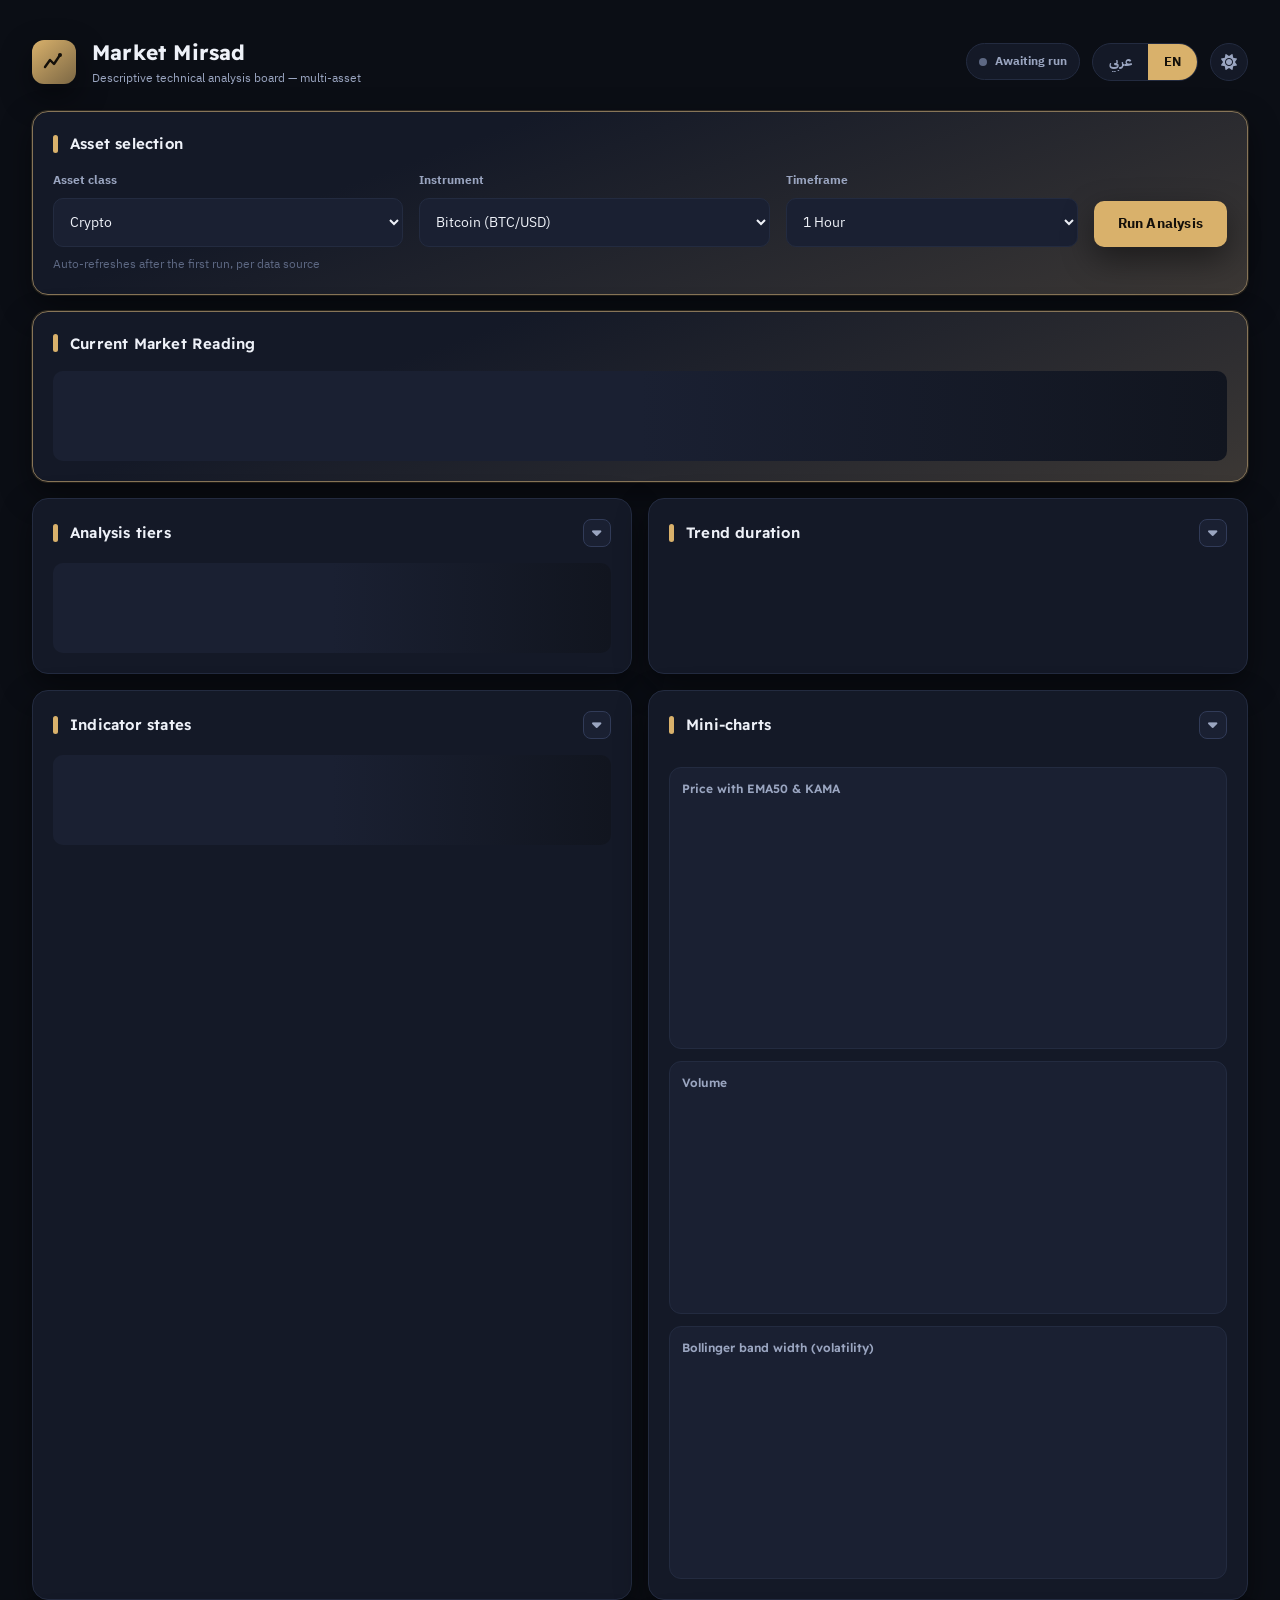
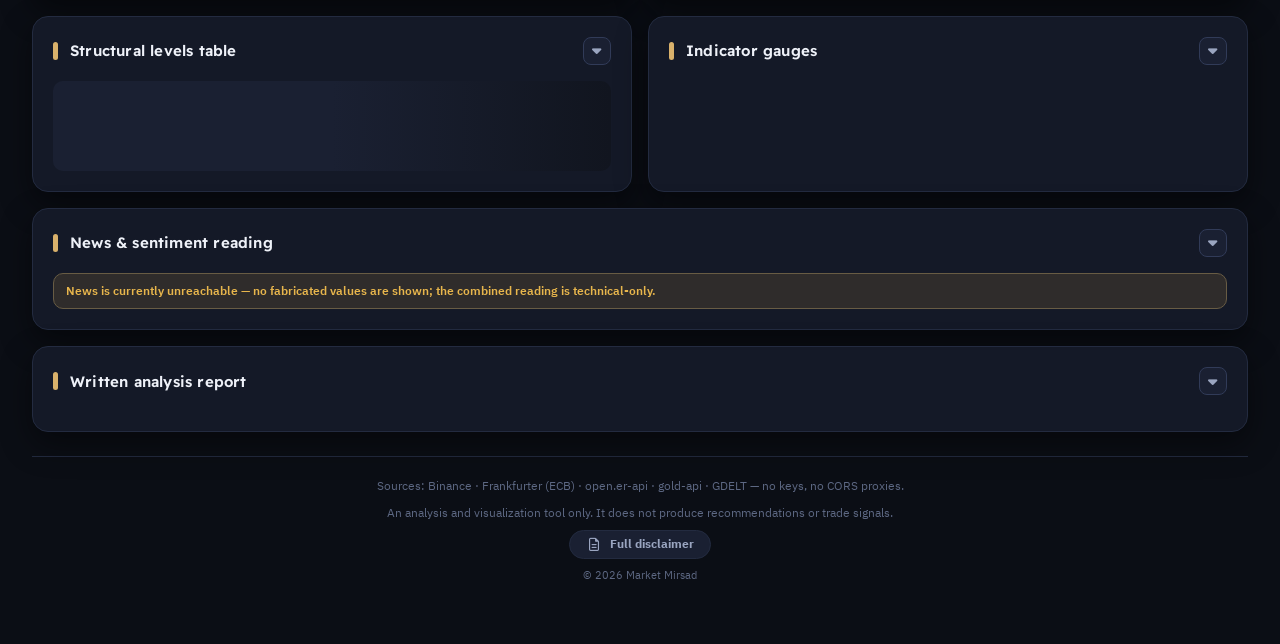
<file: index.html>
<!doctype html>
<html lang="en" dir="ltr" data-theme="dark">
  <head>
    <meta charset="UTF-8" />
    <meta name="viewport" content="width=device-width, initial-scale=1.0" />
    <title>مِرصاد الأسواق — Market Mirsad</title>
    <link rel="icon" type="image/x-icon" href="assets/favicon.ico" />
    <link rel="icon" type="image/png" sizes="32x32" href="assets/favicon-32x32.png" />
    <link rel="icon" type="image/png" sizes="16x16" href="assets/favicon-16x16.png" />
    <link rel="apple-touch-icon" href="assets/apple-touch-icon.png" />
    <link rel="manifest" href="assets/site.webmanifest" />
    <meta name="theme-color" content="#0b0e15" />
    <!-- Dual-script text fonts, self-hosted (no third-party origin): Readex Pro for
     titles, IBM Plex Sans Arabic for body. Both cover Arabic + Latin with matched
     metrics, so there is no per-language font switching. -->
    <link rel="stylesheet" href="assets/fonts/fonts.css" />
    <!-- Local vendor assets (offline-capable, no third-party CDN): FontAwesome icons
     and Apache ECharts (candlestick + volume + volatility charts). -->
    <link rel="stylesheet" href="assets/fontawesome-free-v7.3.1-web/css/all.min.css" />
    <script src="assets/echarts-v6.1.0/dist/echarts.min.js"></script>
    <style>
      /* ==========================================================================
   DESIGN SYSTEM — "Mirsad" visual identity
   Two deliberate palettes (not inversions): dark = deep ink with brushed-gold
   accent; light = warm paper with burnished bronze. Semantic bull/bear/neutral
   hues keep the same identity across themes, contrast-adjusted.
   All theme values are custom properties on :root[data-theme=…]; components
   only ever reference tokens. Layout uses logical properties so RTL (Arabic,
   the default) and LTR mirror correctly with no directional overrides.
   ========================================================================== */

      :root[data-theme='dark'] {
        --bg: #0b0e15;
        --bg-raise: #11151f;
        --card: #141927;
        --card-2: #1a2032;
        --border: #232b40;
        --border-strong: #313b58;
        --text-1: #eef1f8;
        --text-2: #9aa5c0;
        --text-3: #5d6883;
        --accent: #d9b16b; /* brushed gold */
        --accent-ink: #14100a;
        --accent-soft: rgba(217, 177, 107, 0.12);
        --bull: #3ecf9a;
        --bull-soft: rgba(62, 207, 154, 0.13);
        --bear: #f0647c;
        --bear-soft: rgba(240, 100, 124, 0.13);
        --neut: #8d99b8;
        --neut-soft: rgba(141, 153, 184, 0.14);
        --warn: #e8b64c;
        --warn-soft: rgba(232, 182, 76, 0.12);
        --shadow: 0 12px 32px rgba(0, 0, 0, 0.45);
        --grid-line: rgba(154, 165, 192, 0.13);
        color-scheme: dark;
      }
      :root[data-theme='light'] {
        --bg: #f4f1ea;
        --bg-raise: #ece8de;
        --card: #fdfcf9;
        --card-2: #f6f3ec;
        --border: #e0dacc;
        --border-strong: #c9c1ad;
        --text-1: #241f16;
        --text-2: #6b6353;
        --text-3: #a39a86;
        --accent: #9a6d1f; /* burnished bronze */
        --accent-ink: #fffdf7;
        --accent-soft: rgba(154, 109, 31, 0.1);
        --bull: #0e8a63;
        --bull-soft: rgba(14, 138, 99, 0.11);
        --bear: #c22745;
        --bear-soft: rgba(194, 39, 69, 0.1);
        --neut: #6f7890;
        --neut-soft: rgba(111, 120, 144, 0.12);
        --warn: #a06a08;
        --warn-soft: rgba(160, 106, 8, 0.12);
        --shadow: 0 10px 26px rgba(64, 52, 24, 0.12);
        --grid-line: rgba(107, 99, 83, 0.16);
        color-scheme: light;
      }

      * {
        box-sizing: border-box;
        margin: 0;
        padding: 0;
      }

      html {
        scroll-behavior: smooth;
      }

      /* Type system: two dual-script families (each covers Arabic + Latin with
   matched metrics), so no per-language font switching is needed.
   --font-body: IBM Plex Sans Arabic (content); --font-title: Readex Pro
   (card titles, brand, headings) — distinct but harmonious. */
      :root {
        --font-body: 'IBM Plex Sans Arabic', 'Segoe UI', system-ui, sans-serif;
        --font-title: 'Readex Pro', 'IBM Plex Sans Arabic', 'Segoe UI', system-ui, sans-serif;

        /* Type scale — 8 defined steps (replaces 13 ad-hoc sizes). */
        --fs-2xs: 11px; /* micro meta (news source) */
        --fs-xs: 12px; /* hints, chips, table headers, tile sub-labels */
        --fs-sm: 13px; /* secondary text, tile labels, report body */
        --fs-base: 14px; /* controls, primary body */
        --fs-md: 15px; /* card titles, consensus counts */
        --fs-lg: 16px; /* reading figures */
        --fs-xl: 18px; /* emphasis (lean label, info-tile value) */
        --fs-2xl: 21px; /* brand */

        /* Spacing scale — used for paddings, gaps, and margins. */
        --sp-1: 4px;
        --sp-2: 8px;
        --sp-3: 12px;
        --sp-4: 16px;
        --sp-5: 20px;
        --sp-6: 24px;
        --gap-card: var(--sp-4); /* gap between cards / columns */
        --pad-card: var(--sp-5); /* card inner padding */
        --pad-tile: var(--sp-3) var(--sp-4); /* inner padding for sub-tiles (info/ind/news) */
        --radius-card: 16px;
        --radius-tile: 12px;
        --radius-control: 10px;
        --radius-sm: 8px; /* chevron, consensus bar */
        --radius-xs: 6px; /* focus ring, thin meters */
        --radius-pill: 999px; /* fully-round controls (pills, icon buttons, chips) */
        /* Note: 2–4px radii/margins on decorative sub-elements (accent bar, meter
     fill) and ≤3px micro-nudges stay literal by design — not scale spacing. */
      }

      body {
        background: var(--bg);
        color: var(--text-1);
        font-family: var(--font-body);
        font-size: var(--fs-md);
        line-height: 1.55;
        min-height: 100vh;
        transition:
          background 0.35s ease,
          color 0.35s ease;
      }

      /* numerals keep Latin glyphs in both languages (financial convention) */
      .num,
      td.num,
      .price {
        font-variant-numeric: tabular-nums;
        direction: ltr;
        unicode-bidi: isolate;
      }

      .wrap {
        max-width: 1280px;
        margin-inline: auto;
        padding: 20px clamp(14px, 3vw, 32px) 60px;
      }

      /* ---------- header ---------- */
      header.site {
        display: flex;
        align-items: center;
        gap: var(--sp-4);
        flex-wrap: wrap;
        padding-block: var(--sp-4) var(--sp-6);
      }
      .brand {
        display: flex;
        align-items: center;
        gap: var(--sp-4);
      }
      .brand-mark {
        inline-size: 44px;
        block-size: 44px;
        border-radius: var(--radius-tile);
        flex: none;
        background: linear-gradient(140deg, var(--accent), color-mix(in srgb, var(--accent) 55%, var(--bg)));
        display: grid;
        place-items: center;
        color: var(--accent-ink);
        box-shadow: var(--shadow);
      }
      .brand h1 {
        font-family: var(--font-title);
        font-size: var(--fs-2xl);
        font-weight: 700;
        letter-spacing: 0.2px;
      }
      .brand p {
        font-size: var(--fs-xs);
        color: var(--text-2);
      }
      .head-tools {
        margin-inline-start: auto;
        display: flex;
        align-items: center;
        gap: var(--sp-3);
        flex-wrap: wrap;
      }

      .status-badge {
        display: inline-flex;
        align-items: center;
        gap: var(--sp-2);
        padding: var(--sp-2) var(--sp-3);
        border-radius: var(--radius-pill);
        font-size: var(--fs-xs);
        font-weight: 700;
        border: 1px solid var(--border);
        background: var(--card);
        color: var(--text-2);
      }
      .status-badge .dot {
        inline-size: 8px;
        block-size: 8px;
        border-radius: 50%;
        background: var(--text-3);
      }
      .status-badge.is-live .dot {
        background: var(--bull);
        animation: pulse 2.2s infinite;
      }
      .status-badge.is-live {
        color: var(--bull);
        border-color: color-mix(in srgb, var(--bull) 35%, var(--border));
      }
      .status-badge.is-stale .dot {
        background: var(--warn);
      }
      .status-badge.is-stale {
        color: var(--warn);
      }
      /* Countdown to the next automatic poll: a visually secondary chip (muted
   color, smaller size, thin divider) so it doesn't compete with the primary
   status text/live clock already in the badge. */
      .badge-countdown {
        display: inline-flex;
        align-items: center;
        gap: 4px;
        margin-inline-start: var(--sp-1);
        padding-inline-start: var(--sp-2);
        border-inline-start: 1px solid var(--border-strong);
        color: var(--text-3);
        font-size: var(--fs-2xs);
        font-weight: 600;
      }
      .badge-countdown i {
        font-size: 10px;
      }
      @keyframes pulse {
        0%,
        100% {
          box-shadow: 0 0 0 0 var(--bull-soft);
        }
        50% {
          box-shadow: 0 0 0 6px var(--bull-soft);
        }
      }

      .pill-toggle {
        display: inline-flex;
        border: 1px solid var(--border);
        border-radius: var(--radius-pill);
        background: var(--card);
        overflow: hidden;
      }
      .pill-toggle button {
        border: 0;
        background: transparent;
        color: var(--text-2);
        cursor: pointer;
        padding: var(--sp-2) var(--sp-4);
        font: inherit;
        font-size: var(--fs-sm);
        font-weight: 700;
        transition:
          background 0.2s,
          color 0.2s;
      }
      .pill-toggle button.active {
        background: var(--accent);
        color: var(--accent-ink);
      }
      .icon-btn {
        inline-size: 38px;
        block-size: 38px;
        border-radius: var(--radius-pill);
        cursor: pointer;
        border: 1px solid var(--border);
        background: var(--card);
        color: var(--text-2);
        display: grid;
        place-items: center;
        font-size: var(--fs-lg);
        transition:
          transform 0.25s,
          color 0.2s;
      }
      .icon-btn:hover {
        color: var(--accent);
        transform: rotate(15deg);
      }

      /* ---------- cards ---------- */
      .card {
        background: var(--card);
        border: 1px solid var(--border);
        border-radius: var(--radius-card);
        box-shadow: var(--shadow);
        padding: var(--pad-card);
        transition:
          background 0.35s ease,
          border-color 0.35s ease;
      }
      .card h2 {
        font-family: var(--font-title);
        font-size: var(--fs-md);
        font-weight: 600;
        letter-spacing: 0.2px;
        color: var(--text-1);
        display: flex;
        align-items: center;
        gap: var(--sp-3);
        margin-block-end: var(--sp-4);
      }
      .card h2::before {
        content: '';
        inline-size: 5px;
        block-size: 18px;
        border-radius: 3px;
        background: var(--accent);
        flex: none;
      }

      /* ---------- always-on cards (asset selection + current market reading) ----
   These two never collapse (no toggle is even attached — see
   setupCollapsibleCards) and get a distinct, intentional treatment so they
   read as the "always visible, most important" cards: a subtle accent-tinted
   gradient plus an accent-tinted border. Built entirely from existing theme
   tokens via color-mix(), the same pattern already used for the brand mark
   and the live status badge, so it re-themes automatically. */
      .card[data-card='selection'],
      .card[data-card='reading'] {
        background: linear-gradient(160deg, var(--card) 30%, color-mix(in srgb, var(--accent) 20%, var(--card)));
        border-color: color-mix(in srgb, var(--accent) 55%, var(--border));
        box-shadow:
          var(--shadow),
          0 0 0 1px color-mix(in srgb, var(--accent) 18%, transparent);
      }
      .card[data-card='selection'] .card-head,
      .card[data-card='reading'] .card-head {
        cursor: default;
      }

      /* ---------- collapsible cards ---------- */
      .card-head {
        cursor: pointer;
        user-select: none;
        margin-block-end: var(--sp-4);
      }
      .card-head:focus-visible {
        outline: 2px solid var(--accent);
        outline-offset: 3px;
        border-radius: var(--radius-xs);
      }
      .card-title {
        flex: 1 1 auto;
      }
      .card-chevron {
        flex: none;
        margin-inline-start: auto;
        inline-size: 28px;
        block-size: 28px;
        border-radius: var(--radius-sm);
        display: grid;
        place-items: center;
        border: 1px solid var(--border-strong);
        background: var(--card-2);
        color: var(--text-2);
        transition:
          transform 0.3s ease,
          color 0.2s,
          background 0.2s,
          border-color 0.2s;
      }
      .card-head:hover .card-chevron {
        color: var(--accent-ink);
        background: var(--accent);
        border-color: var(--accent);
      }
      .card-chevron svg {
        inline-size: 15px;
        block-size: 15px;
        display: block;
      }
      .card-chevron i {
        font-size: var(--fs-md);
        line-height: 1;
      }
      /* expanded = caret down, collapsed = caret up (rotate 180°). Up/down only,
   never left/right, so the direction reads identically in RTL and LTR. */
      .card.collapsed .card-chevron {
        transform: rotate(180deg);
      }
      /* collapsing hides the body wrapper; the header stays interactive */
      .card.collapsed > .card-body {
        display: none;
      }
      .card.collapsed {
        padding-block-end: var(--pad-card);
      }
      .card.collapsed .card-head {
        margin-block-end: 0;
      }

      /* Cards inside the two-column grid stretch to match their row partner's
   height (see .two-col's align-items: stretch below) rather than sizing
   independently to their own content. Turn each card into a flex column so
   its body can grow into that extra space; when a card is collapsed, center
   its (only visible) header within the stretched box instead of leaving it
   pinned to the top with dead space below, so a short card next to a much
   taller partner still reads as deliberate. No fixed heights are introduced —
   the row height is always driven by its tallest card's natural content. */
      .two-col > .card {
        display: flex;
        flex-direction: column;
      }
      .two-col > .card > .card-body {
        flex: 1 1 auto;
      }
      .two-col > .card.collapsed {
        justify-content: center;
      }
      .card-body {
        animation: cardReveal 0.28s ease;
      }
      @keyframes cardReveal {
        from {
          opacity: 0;
          transform: translateY(-4px);
        }
        to {
          opacity: 1;
          transform: none;
        }
      }

      /* ---------- consensus stacked bar ---------- */
      .consensus-bar {
        display: flex;
        block-size: 16px;
        border-radius: var(--radius-sm);
        overflow: hidden;
        border: 1px solid var(--border);
        margin-block: var(--sp-3) var(--sp-3);
        background: var(--card-2);
      }
      .consensus-bar span {
        display: block;
        transition: inline-size 0.5s ease;
        min-inline-size: 0;
      }
      .consensus-bar .seg-bull {
        background: var(--bull);
      }
      .consensus-bar .seg-bear {
        background: var(--bear);
      }
      .consensus-bar .seg-neut {
        background: var(--neut);
      }
      .consensus-bar .seg-na {
        background: var(--border-strong);
      }
      .consensus-legend {
        display: flex;
        gap: var(--sp-2);
        flex-wrap: wrap;
        align-items: center;
      }

      /* ---------- selection row ---------- */
      .selection-grid {
        display: grid;
        grid-template-columns: 1.2fr 1.2fr 1fr auto;
        gap: var(--sp-4);
        align-items: end;
      }
      .field select:disabled {
        opacity: 0.6;
        cursor: not-allowed;
      }
      .field label {
        display: block;
        font-size: var(--fs-xs);
        font-weight: 700;
        color: var(--text-2);
        margin-block-end: var(--sp-2);
      }
      .field select {
        inline-size: 100%;
        padding: var(--sp-3) var(--sp-3);
        font: inherit;
        font-size: var(--fs-base);
        color: var(--text-1);
        background: var(--card-2);
        border: 1px solid var(--border);
        border-radius: var(--radius-control);
        cursor: pointer;
      }
      .btn-primary {
        padding: var(--sp-3) var(--sp-6);
        border: 0;
        border-radius: var(--radius-control);
        cursor: pointer;
        background: var(--accent);
        color: var(--accent-ink);
        font: inherit;
        font-size: var(--fs-base);
        font-weight: 700;
        letter-spacing: 0.2px;
        transition:
          filter 0.2s,
          transform 0.12s;
        box-shadow: var(--shadow);
      }
      .btn-primary:hover {
        filter: brightness(1.08);
      }
      .btn-primary:active {
        transform: translateY(1px);
      }
      .btn-primary[disabled] {
        opacity: 0.55;
        cursor: wait;
      }
      .hint {
        font-size: var(--fs-xs);
        color: var(--text-3);
        margin-block-start: var(--sp-2);
      }

      /* ---------- reading card ---------- */
      .reading-layout {
        display: grid;
        grid-template-columns: 300px 1fr;
        gap: var(--sp-6);
        align-items: center;
      }
      .gauge-wrap {
        text-align: center;
      }
      .gauge-wrap svg {
        max-inline-size: 100%;
      }
      .lean-label {
        font-size: var(--fs-xl);
        font-weight: 700;
        margin-block-start: 2px;
      }
      .lean-label.bull {
        color: var(--bull);
      }
      .lean-label.bear {
        color: var(--bear);
      }
      .lean-label.neut {
        color: var(--neut);
      }
      .reading-numbers {
        display: flex;
        gap: var(--sp-2);
        justify-content: center;
        margin-block-start: var(--sp-3);
        flex-wrap: wrap;
      }
      .reading-numbers .item {
        text-align: center;
      }
      .reading-numbers .item .v {
        font-size: var(--fs-lg);
        font-weight: 700;
      }
      .reading-numbers .item .k {
        font-size: var(--fs-xs);
        color: var(--text-3);
        font-weight: 700;
      }

      .notice {
        border-radius: var(--radius-control);
        padding: var(--sp-2) var(--sp-3);
        font-size: var(--fs-xs);
        font-weight: 600;
        border: 1px solid var(--border);
      }
      .notice.advice {
        background: var(--accent-soft);
        color: var(--text-2);
        border-color: color-mix(in srgb, var(--accent) 30%, var(--border));
      }
      .notice.warn {
        background: var(--warn-soft);
        color: var(--warn);
        border-color: color-mix(in srgb, var(--warn) 35%, var(--border));
      }
      .notice.src {
        background: var(--card-2);
        color: var(--text-2);
      }
      .notice + .notice {
        margin-block-start: var(--sp-2);
      }

      .info-grid {
        display: grid;
        grid-template-columns: repeat(3, 1fr);
        gap: var(--sp-4);
        margin-block-start: var(--sp-4);
      }
      .info-tile {
        background: var(--card-2);
        border: 1px solid var(--border);
        border-radius: var(--radius-tile);
        padding: var(--pad-tile);
      }
      .info-tile .t {
        font-size: var(--fs-xs);
        font-weight: 700;
        color: var(--text-2);
        margin-block-end: var(--sp-2);
      }
      .info-tile .big {
        font-size: var(--fs-xl);
        font-weight: 700;
      }
      .info-tile .sub {
        font-size: var(--fs-xs);
        color: var(--text-3);
        margin-block-start: var(--sp-1);
      }

      /* ---------- trend duration ---------- */
      .td-grid {
        display: grid;
        grid-template-columns: repeat(2, minmax(0, 1fr));
        gap: var(--sp-4);
      }
      .td-grid .info-tile .dir {
        font-size: var(--fs-sm);
        font-weight: 700;
        color: var(--accent);
        margin-block-end: var(--sp-1);
      }
      .td-note {
        font-size: var(--fs-xs);
        color: var(--text-3);
        margin-block-start: var(--sp-3);
      }

      /* ---------- indicator gauges ---------- */
      .gauge-grid {
        display: grid;
        grid-template-columns: repeat(3, minmax(0, 1fr));
        gap: var(--sp-3);
      }
      .gauge-tile {
        background: var(--card-2);
        border: 1px solid var(--border);
        border-radius: var(--radius-tile);
        padding: var(--sp-2) var(--sp-2) var(--sp-3);
        text-align: center;
      }
      .gauge-tile svg {
        inline-size: 100%;
        block-size: auto;
        display: block;
      }
      .gauge-tile .g-label {
        font-size: var(--fs-2xs);
        font-weight: 700;
        color: var(--text-2);
        margin-block-start: var(--sp-1);
        line-height: 1.3;
      }
      .gauge-tile .g-value {
        font-size: var(--fs-xs);
        font-weight: 700;
        color: var(--text-1);
        margin-block-start: 2px;
      }
      .gauge-note {
        font-size: var(--fs-xs);
        color: var(--text-3);
        margin-block-start: var(--sp-4);
      }

      /* ---------- tiers ---------- */
      .tier-row {
        display: grid;
        grid-template-columns: 220px 1fr 64px;
        gap: var(--sp-4);
        align-items: center;
        padding-block: var(--sp-3);
        border-block-end: 1px dashed var(--border);
      }
      .tier-row:last-child {
        border-block-end: 0;
      }
      .tier-row .name {
        font-size: var(--fs-sm);
        font-weight: 700;
        color: var(--text-2);
      }
      .tier-row .name .w {
        color: var(--text-3);
        font-weight: 600;
        font-size: var(--fs-xs);
      }
      .tier-bar {
        position: relative;
        block-size: 10px;
        border-radius: var(--radius-xs);
        background: var(--card-2);
        border: 1px solid var(--border);
        overflow: hidden;
      }
      .tier-bar .fill {
        position: absolute;
        inset-block: 0;
        transition: inline-size 0.5s ease;
      }
      .tier-bar .mid {
        position: absolute;
        inset-block: 0;
        inset-inline-start: 50%;
        inline-size: 1px;
        background: var(--border-strong);
      }
      .tier-row .val {
        font-size: var(--fs-base);
        font-weight: 700;
        text-align: center;
      }

      /* ---------- indicator tiles ---------- */
      .cat-title {
        font-size: var(--fs-xs);
        font-weight: 700;
        color: var(--text-3);
        letter-spacing: 0.8px;
        text-transform: uppercase;
        margin: var(--sp-4) 0 var(--sp-2);
      }
      .ind-grid {
        display: grid;
        grid-template-columns: 1fr 1fr;
        gap: var(--sp-3);
      }
      .ind-tile {
        background: var(--card-2);
        border: 1px solid var(--border);
        border-radius: var(--radius-tile);
        padding: var(--pad-tile);
      }
      .ind-tile .row1 {
        display: flex;
        align-items: center;
        justify-content: space-between;
        gap: var(--sp-2);
      }
      .ind-tile .n {
        font-size: var(--fs-xs);
        font-weight: 700;
        color: var(--text-2);
      }
      .ind-tile .v {
        font-size: var(--fs-sm);
        font-weight: 700;
      }
      .ind-tile .meter {
        block-size: 6px;
        border-radius: 4px;
        background: var(--bg-raise);
        margin-block-start: var(--sp-2);
        position: relative;
        overflow: hidden;
      }
      .ind-tile .meter .mid {
        position: absolute;
        inset-block: 0;
        inset-inline-start: 50%;
        inline-size: 1px;
        background: var(--border-strong);
        z-index: 1;
      }
      .ind-tile .meter .fill {
        position: absolute;
        inset-block: 0;
        border-radius: 4px;
        transition: all 0.45s ease;
      }
      .ind-tile .na-note {
        font-size: var(--fs-xs);
        color: var(--text-3);
        margin-block-start: var(--sp-2);
      }

      .chip {
        display: inline-flex;
        align-items: center;
        gap: var(--sp-1);
        border-radius: var(--radius-pill);
        padding: 2px var(--sp-3);
        font-size: var(--fs-xs);
        font-weight: 700;
      }
      .chip.bull {
        background: var(--bull-soft);
        color: var(--bull);
      }
      .chip.bear {
        background: var(--bear-soft);
        color: var(--bear);
      }
      .chip.neut {
        background: var(--neut-soft);
        color: var(--neut);
      }
      .chip.na {
        background: var(--card-2);
        color: var(--text-3);
        border: 1px dashed var(--border-strong);
      }

      .consensus {
        display: flex;
        gap: var(--sp-3);
        align-items: center;
        flex-wrap: wrap;
        margin-block-start: var(--sp-4);
      }
      .consensus .count {
        font-size: var(--fs-md);
        font-weight: 700;
      }

      /* ---------- levels table ---------- */
      table.levels {
        inline-size: 100%;
        border-collapse: collapse;
        font-size: var(--fs-sm);
      }
      table.levels th {
        text-align: start;
        color: var(--text-3);
        font-size: var(--fs-xs);
        letter-spacing: 0.5px;
        padding: var(--sp-2) var(--sp-3);
        border-block-end: 1px solid var(--border);
      }
      table.levels td {
        padding: var(--sp-2) var(--sp-3);
        border-block-end: 1px solid var(--border);
        color: var(--text-2);
      }
      table.levels tr:last-child td {
        border-block-end: 0;
      }
      table.levels td.num {
        font-weight: 700;
        color: var(--text-1);
      }

      /* ---------- written report ---------- */
      .report-paras p {
        font-size: var(--fs-sm);
        color: var(--text-2);
        margin-block-end: var(--sp-3);
        line-height: 1.8;
      }
      .report-paras p:first-child {
        color: var(--text-1);
        font-weight: 600;
      }
      .report-paras p:last-child {
        margin-block-end: 0;
        font-size: var(--fs-xs);
        color: var(--text-3);
        border-block-start: 1px dashed var(--border);
        padding-block-start: var(--sp-3);
      }

      /* ---------- news ---------- */
      .news-list {
        display: flex;
        flex-direction: column;
        gap: var(--sp-3);
      }
      .news-item {
        display: flex;
        gap: var(--sp-3);
        align-items: flex-start;
        background: var(--card-2);
        border: 1px solid var(--border);
        border-radius: var(--radius-tile);
        padding: var(--pad-tile);
      }
      /* plaintext bidi: headlines render in their own script's direction, so Latin
   punctuation stops jumping to the wrong end inside the RTL layout */
      .news-item .title {
        font-size: var(--fs-sm);
        font-weight: 600;
        color: var(--text-1);
        text-decoration: none;
        unicode-bidi: plaintext;
        display: block;
      }
      .news-item .title:hover {
        color: var(--accent);
      }
      .news-item .meta {
        font-size: var(--fs-2xs);
        color: var(--text-3);
        margin-block-start: 3px;
        unicode-bidi: plaintext;
      }
      .news-item .chip {
        flex: none;
        margin-block-start: 2px;
      }

      /* ---------- charts ---------- */
      .chart-box {
        background: var(--card-2);
        border: 1px solid var(--border);
        border-radius: var(--radius-tile);
        padding: var(--sp-3);
        margin-block-start: var(--sp-3);
      }
      .chart-box .t {
        font-family: var(--font-title);
        font-size: var(--fs-xs);
        font-weight: 600;
        color: var(--text-2);
        margin-block-end: var(--sp-2);
      }
      /* ECharts renders into this div; it needs an explicit height */
      .echart {
        inline-size: 100%;
        block-size: 200px;
      }
      #chart-price.echart {
        block-size: 230px;
      }
      .chart-na {
        font-size: var(--fs-xs);
        color: var(--text-3);
        padding: var(--sp-5) 0;
        text-align: center;
      }

      /* ---------- layout ---------- */
      main {
        display: flex;
        flex-direction: column;
        gap: var(--gap-card);
      }
      /* True 50/50 split at every 2-column breakpoint, independent of card count:
   all cards are direct grid children (row-major auto-flow) rather than being
   pre-sorted into two separately-stacked containers, which is what let the
   two sides drift to unequal total heights before. */
      .two-col {
        display: grid;
        grid-template-columns: repeat(2, minmax(0, 1fr));
        gap: var(--gap-card);
        align-items: stretch;
      }

      footer.site {
        margin-block-start: var(--sp-6);
        padding-block-start: var(--sp-5);
        border-block-start: 1px solid var(--border);
        color: var(--text-3);
        font-size: var(--fs-xs);
        display: flex;
        flex-direction: column;
        align-items: center;
        gap: var(--sp-2);
        text-align: center;
      }
      /* Same-tab link to disclaimer.html (see report: chosen over an in-page swap
   to keep the legal text single-sourced in one file, and over a new tab so
   it stays "within the current page context" per the request). */
      .footer-link {
        display: inline-flex;
        align-items: center;
        gap: var(--sp-2);
        color: var(--text-2);
        text-decoration: none;
        font-weight: 700;
        font-size: var(--fs-xs);
        padding: var(--sp-1) var(--sp-4);
        border: 1px solid var(--border);
        border-radius: var(--radius-pill);
        background: var(--card-2);
        transition:
          color 0.2s,
          border-color 0.2s,
          background 0.2s;
      }
      .footer-link:hover {
        color: var(--accent);
        border-color: color-mix(in srgb, var(--accent) 40%, var(--border));
      }
      .footer-link i {
        font-size: var(--fs-sm);
      }
      .footer-copyright {
        font-size: var(--fs-2xs);
        color: var(--text-3);
      }

      .skeleton {
        border-radius: var(--radius-control);
        background: linear-gradient(90deg, var(--card-2) 25%, var(--bg-raise) 50%, var(--card-2) 75%);
        background-size: 200% 100%;
        animation: shimmer 1.4s infinite;
        min-block-size: 90px;
      }
      @keyframes shimmer {
        to {
          background-position: -200% 0;
        }
      }

      /* ---------- responsive breakpoints ----------
   1080 tablet-landscape: two columns stack to one.
    860 tablet-portrait:  reading gauge/detail stack; selection -> 2 cols.
    620 phone:            everything single-column; tighter card padding.
    420 small phone:      slightly smaller base type; header tightens. */
      @media (max-width: 1080px) {
        .two-col {
          grid-template-columns: 1fr;
        }
      }
      @media (max-width: 860px) {
        .reading-layout {
          grid-template-columns: 1fr;
          gap: var(--sp-5);
          justify-items: center;
        }
        .reading-layout > div:last-child {
          inline-size: 100%;
        }
        .selection-grid {
          grid-template-columns: 1fr 1fr;
        }
        .selection-grid > div:last-child {
          grid-column: 1 / -1;
        }
        .selection-grid .btn-primary {
          inline-size: 100%;
        }
      }
      @media (max-width: 620px) {
        :root {
          --pad-card: var(--sp-4);
          --gap-card: var(--sp-3);
        }
        .wrap {
          padding-inline: var(--sp-3);
        }
        .info-grid {
          grid-template-columns: 1fr;
        }
        .td-grid {
          grid-template-columns: 1fr;
        }
        .gauge-grid {
          grid-template-columns: repeat(2, minmax(0, 1fr));
        }
        .selection-grid {
          grid-template-columns: 1fr;
        }
        .ind-grid {
          grid-template-columns: 1fr;
        }
        .tier-row {
          grid-template-columns: 1fr;
          gap: var(--sp-1);
          padding-block: var(--sp-2);
        }
        .tier-row .val {
          text-align: start;
        }
        .reading-numbers {
          gap: var(--sp-4);
        }
        header.site {
          gap: var(--sp-3);
          padding-block: var(--sp-3) var(--sp-4);
        }
      }
      @media (max-width: 420px) {
        body {
          font-size: var(--fs-base);
        }
        .brand h1 {
          font-size: var(--fs-xl);
        }
        .brand-mark {
          inline-size: 38px;
          block-size: 38px;
        }
        .head-tools {
          gap: var(--sp-2);
        }
        .card-title {
          font-size: var(--fs-base);
        }
      }
      @media (prefers-reduced-motion: reduce) {
        * {
          animation: none !important;
          transition: none !important;
        }
      }
    </style>
  </head>
  <body>
    <div class="wrap">
      <header class="site">
        <div class="brand">
          <div class="brand-mark" aria-hidden="true">
            <svg width="24" height="24" viewBox="0 0 24 24" fill="none">
              <path d="M3 17 8 10l4 4 6-9" stroke="currentColor" stroke-width="2.4" stroke-linecap="round" stroke-linejoin="round" />
              <circle cx="18" cy="5" r="2" fill="currentColor" />
            </svg>
          </div>
          <div>
            <h1 id="app-title"></h1>
            <p id="app-subtitle"></p>
          </div>
        </div>
        <div class="head-tools">
          <span id="status-badge" class="status-badge"><span class="dot"></span></span>
          <div class="pill-toggle" role="group" aria-label="language">
            <button id="btn-ar" type="button">عربي</button>
            <button id="btn-en" type="button">EN</button>
          </div>
          <button id="btn-theme" class="icon-btn" type="button" aria-label="theme"></button>
        </div>
      </header>

      <main>
        <section class="card" data-card="selection">
          <h2 class="card-head"><span class="card-title" id="selection-title"></span></h2>
          <div class="card-body">
            <div class="selection-grid">
              <div class="field">
                <label id="label-class" for="sel-class"></label>
                <select id="sel-class"></select>
              </div>
              <div class="field">
                <label id="label-instrument" for="sel-instrument"></label>
                <select id="sel-instrument"></select>
              </div>
              <div class="field">
                <label id="label-timeframe" for="sel-timeframe"></label>
                <select id="sel-timeframe"></select>
              </div>
              <div><button id="btn-run" class="btn-primary" type="button"></button></div>
            </div>
            <div class="hint" id="tf-note"></div>
            <div class="hint" id="auto-note"></div>
          </div>
        </section>

        <section class="card" data-card="reading">
          <h2 class="card-head"><span class="card-title" id="reading-title"></span></h2>
          <div class="card-body"><div id="reading-body"></div></div>
        </section>

        <div class="two-col">
          <section class="card" data-card="tiers">
            <h2 class="card-head"><span class="card-title" id="tiers-title"></span></h2>
            <div class="card-body"><div id="tiers-body"></div></div>
          </section>
          <section class="card" data-card="trendDuration">
            <h2 class="card-head"><span class="card-title" id="trend-duration-title"></span></h2>
            <div class="card-body"><div id="trend-duration-body"></div></div>
          </section>
          <section class="card" data-card="indicators">
            <h2 class="card-head"><span class="card-title" id="indicators-title"></span></h2>
            <div class="card-body"><div id="indicators-body"></div></div>
          </section>
          <section class="card" data-card="charts">
            <h2 class="card-head"><span class="card-title" id="charts-title"></span></h2>
            <div class="card-body">
              <div class="chart-box">
                <div class="t" id="chart-price-t"></div>
                <div id="chart-price" class="echart"></div>
              </div>
              <div class="chart-box">
                <div class="t" id="chart-volume-t"></div>
                <div id="chart-volume" class="echart"></div>
                <div class="chart-na" id="chart-volume-na" style="display: none"></div>
              </div>
              <div class="chart-box">
                <div class="t" id="chart-volatility-t"></div>
                <div id="chart-volatility" class="echart"></div>
              </div>
            </div>
          </section>
          <section class="card" data-card="levels">
            <h2 class="card-head"><span class="card-title" id="levels-title"></span></h2>
            <div class="card-body"><div id="levels-body"></div></div>
          </section>
          <section class="card" data-card="gauges">
            <h2 class="card-head"><span class="card-title" id="gauges-title"></span></h2>
            <div class="card-body"><div id="gauges-body"></div></div>
          </section>
        </div>

        <section class="card" data-card="news">
          <h2 class="card-head"><span class="card-title" id="news-title"></span></h2>
          <div class="card-body"><div id="news-body"></div></div>
        </section>

        <section class="card" data-card="report">
          <h2 class="card-head"><span class="card-title" id="report-title"></span></h2>
          <div class="card-body"><div id="report-body"></div></div>
        </section>
      </main>

      <footer class="site">
        <span id="footer-sources"></span>
        <span id="footer-disclaimer"></span>
        <a id="footer-disclaimer-link" class="footer-link" href="disclaimer.html">
          <i class="fa-regular fa-file-lines" aria-hidden="true"></i>
          <span id="footer-disclaimer-link-text"></span>
        </a>
        <span id="footer-copyright" class="footer-copyright"></span>
      </footer>
    </div>

    <script>
      // ═══ inlined from src/seeds.js ═══
      // Generated at build time (2026-07-17T19:49:12.357Z) from live sources:
      // - metals: fawazahmed0 currency-api daily USD fixes (jsDelivr CDN)
      // - forex: Frankfurter (ECB reference rates), crosses computed from EUR base
      // - crypto: Binance klines snapshot (last 60 hourly candles)
      // Used as: silver seed history (no free live-history endpoint exists for XAG)
      // and as last-known fallback snapshots per build-spec section 3.
      const SEEDS = {
        generatedAt: '2026-07-17T19:49:12.357Z',
        metals: {
          XAG: [
            { date: '2025-08-21', close: 37.9372 },
            { date: '2025-08-22', close: 38.1315 },
            { date: '2025-08-25', close: 38.8255 },
            { date: '2025-08-26', close: 38.6978 },
            { date: '2025-08-27', close: 38.5773 },
            { date: '2025-08-28', close: 38.7033 },
            { date: '2025-08-29', close: 38.9532 },
            { date: '2025-09-01', close: 40.2114 },
            { date: '2025-09-02', close: 40.7078 },
            { date: '2025-09-03', close: 40.8559 },
            { date: '2025-09-04', close: 40.962 },
            { date: '2025-09-05', close: 40.7554 },
            { date: '2025-09-08', close: 40.8063 },
            { date: '2025-09-09', close: 41.3609 },
            { date: '2025-09-10', close: 40.9236 },
            { date: '2025-09-11', close: 41.1934 },
            { date: '2025-09-12', close: 41.9004 },
            { date: '2025-09-15', close: 42.1437 },
            { date: '2025-09-16', close: 42.6868 },
            { date: '2025-09-17', close: 42.1002 },
            { date: '2025-09-18', close: 41.5172 },
            { date: '2025-09-19', close: 41.7183 },
            { date: '2025-09-22', close: 43.1426 },
            { date: '2025-09-23', close: 43.9885 },
            { date: '2025-09-24', close: 43.8973 },
            { date: '2025-09-25', close: 43.8982 },
            { date: '2025-09-26', close: 44.9641 },
            { date: '2025-09-29', close: 46.3044 },
            { date: '2025-09-30', close: 46.9879 },
            { date: '2025-10-01', close: 47.2047 },
            { date: '2025-10-02', close: 47.2689 },
            { date: '2025-10-03', close: 46.7968 },
            { date: '2025-10-06', close: 48.3131 },
            { date: '2025-10-07', close: 48.3239 },
            { date: '2025-10-08', close: 47.852 },
            { date: '2025-10-09', close: 48.8361 },
            { date: '2025-10-10', close: 49.6827 },
            { date: '2025-10-13', close: 50.816 },
            { date: '2025-10-14', close: 52.7888 },
            { date: '2025-10-15', close: 52.1864 },
            { date: '2025-10-16', close: 53.1999 },
            { date: '2025-10-17', close: 53.7743 },
            { date: '2025-10-20', close: 52.1101 },
            { date: '2025-10-21', close: 51.6525 },
            { date: '2025-10-22', close: 48.509 },
            { date: '2025-10-23', close: 48.2858 },
            { date: '2025-10-24', close: 48.5914 },
            { date: '2025-10-27', close: 48.3408 },
            { date: '2025-10-28', close: 47.0423 },
            { date: '2025-10-29', close: 47.5816 },
            { date: '2025-10-30', close: 47.6889 },
            { date: '2025-10-31', close: 49.0634 },
            { date: '2025-11-03', close: 48.5596 },
            { date: '2025-11-04', close: 48.1671 },
            { date: '2025-11-05', close: 47.1385 },
            { date: '2025-11-06', close: 47.8299 },
            { date: '2025-11-07', close: 48.3767 },
            { date: '2025-11-10', close: 48.9476 },
            { date: '2025-11-11', close: 50.6238 },
            { date: '2025-11-12', close: 51.3185 },
            { date: '2025-11-13', close: 53.3626 },
            { date: '2025-11-14', close: 53.0428 },
            { date: '2025-11-17', close: 50.9296 },
            { date: '2025-11-18', close: 49.8077 },
            { date: '2025-11-19', close: 50.6989 },
            { date: '2025-11-20', close: 51.5802 },
            { date: '2025-11-21', close: 50.4751 },
            { date: '2025-11-24', close: 49.8142 },
            { date: '2025-11-25', close: 51.4006 },
            { date: '2025-11-26', close: 51.709 },
            { date: '2025-11-27', close: 52.7756 },
            { date: '2025-11-28', close: 53.9547 },
            { date: '2025-12-01', close: 57.5266 },
            { date: '2025-12-02', close: 57.0941 },
            { date: '2025-12-03', close: 58.3466 },
            { date: '2025-12-04', close: 58.5345 },
            { date: '2025-12-05', close: 57.235 },
            { date: '2025-12-08', close: 57.8797 },
            { date: '2025-12-09', close: 58.1302 },
            { date: '2025-12-11', close: 62.0199 },
            { date: '2025-12-12', close: 63.4822 },
            { date: '2025-12-15', close: 62.6718 },
            { date: '2025-12-16', close: 63.8618 },
            { date: '2025-12-17', close: 65.6141 },
            { date: '2025-12-18', close: 66.2725 },
            { date: '2025-12-19', close: 65.0377 },
            { date: '2025-12-22', close: 68.4665 },
            { date: '2025-12-23', close: 69.2737 },
            { date: '2025-12-24', close: 72.4473 },
            { date: '2025-12-25', close: 71.9716 },
            { date: '2025-12-26', close: 74.4442 },
            { date: '2025-12-29', close: 77.8278 },
            { date: '2025-12-30', close: 73.4308 },
            { date: '2025-12-31', close: 75.7429 },
            { date: '2026-01-01', close: 71.305 },
            { date: '2026-01-02', close: 72.8792 },
            { date: '2026-01-05', close: 75.3519 },
            { date: '2026-01-06', close: 76.8618 },
            { date: '2026-01-07', close: 80.3567 },
            { date: '2026-01-08', close: 78.2605 },
            { date: '2026-01-09', close: 77.3359 },
            { date: '2026-01-12', close: 82.8678 },
            { date: '2026-01-13', close: 84.1982 },
            { date: '2026-01-14', close: 89.6685 },
            { date: '2026-01-15', close: 89.1535 },
            { date: '2026-01-16', close: 90.9782 },
            { date: '2026-01-19', close: 93.1416 },
            { date: '2026-01-20', close: 92.8785 },
            { date: '2026-01-21', close: 94.0974 },
            { date: '2026-01-22', close: 92.2336 },
            { date: '2026-01-23', close: 98.6722 },
            { date: '2026-01-26', close: 108.4179 },
            { date: '2026-01-27', close: 110.6256 },
            { date: '2026-01-28', close: 113.483 },
            { date: '2026-01-29', close: 117.7995 },
            { date: '2026-01-30', close: 110.302 },
            { date: '2026-02-02', close: 83.4098 },
            { date: '2026-02-03', close: 82.6462 },
            { date: '2026-02-04', close: 87.5254 },
            { date: '2026-02-05', close: 83.0286 },
            { date: '2026-02-06', close: 72.934 },
            { date: '2026-02-09', close: 80.9634 },
            { date: '2026-02-10', close: 82.2013 },
            { date: '2026-02-11', close: 82.4388 },
            { date: '2026-02-12', close: 83.1665 },
            { date: '2026-02-13', close: 76.5921 },
            { date: '2026-02-16', close: 76.381 },
            { date: '2026-02-17', close: 76.1254 },
            { date: '2026-02-18', close: 73.7367 },
            { date: '2026-02-19', close: 77.3607 },
            { date: '2026-02-20', close: 78.3273 },
            { date: '2026-02-23', close: 87.7331 },
            { date: '2026-02-24', close: 86.9653 },
            { date: '2026-02-25', close: 89.3944 },
            { date: '2026-02-26', close: 88.4129 },
            { date: '2026-02-27', close: 89.5811 },
            { date: '2026-03-02', close: 93.8301 },
            { date: '2026-03-03', close: 89.5948 },
            { date: '2026-03-04', close: 84.6077 },
            { date: '2026-03-05', close: 84.5638 },
            { date: '2026-03-06', close: 83.5471 },
            { date: '2026-03-09', close: 82.6146 },
            { date: '2026-03-10', close: 89.6336 },
            { date: '2026-03-11', close: 87.975 },
            { date: '2026-03-12', close: 85.2412 },
            { date: '2026-03-13', close: 85.0011 },
            { date: '2026-03-16', close: 79.2703 },
            { date: '2026-03-17', close: 81.2725 },
            { date: '2026-03-18', close: 79.0461 },
            { date: '2026-03-19', close: 76.5934 },
            { date: '2026-03-20', close: 73.9938 },
            { date: '2026-03-23', close: 65.4188 },
            { date: '2026-03-24', close: 67.5834 },
            { date: '2026-03-25', close: 74.1286 },
            { date: '2026-03-26', close: 71.5182 },
            { date: '2026-03-27', close: 68.7789 },
            { date: '2026-03-30', close: 70.2743 },
            { date: '2026-03-31', close: 72.0955 },
            { date: '2026-04-01', close: 74.1838 },
            { date: '2026-04-02', close: 72.2982 },
            { date: '2026-04-03', close: 73.0161 },
            { date: '2026-04-06', close: 71.8244 },
            { date: '2026-04-07', close: 72.5357 },
            { date: '2026-04-08', close: 76.3189 },
            { date: '2026-04-09', close: 74.0462 },
            { date: '2026-04-10', close: 75.6658 },
            { date: '2026-04-13', close: 74.2974 },
            { date: '2026-04-14', close: 76.7298 },
            { date: '2026-04-15', close: 79.9366 },
            { date: '2026-04-16', close: 80.4492 },
            { date: '2026-04-17', close: 78.5594 },
            { date: '2026-04-20', close: 80.106 },
            { date: '2026-04-21', close: 79.1811 },
            { date: '2026-04-22', close: 77.8362 },
            { date: '2026-04-23', close: 76.0285 },
            { date: '2026-04-24', close: 74.9259 },
            { date: '2026-04-27', close: 76.1777 },
            { date: '2026-04-28', close: 74.6892 },
            { date: '2026-04-29', close: 73.7168 },
            { date: '2026-04-30', close: 72.2558 },
            { date: '2026-05-01', close: 74.2162 },
            { date: '2026-05-04', close: 75.5976 },
            { date: '2026-05-05', close: 72.8235 },
            { date: '2026-05-06', close: 75.5104 },
            { date: '2026-05-07', close: 77.8265 },
            { date: '2026-05-08', close: 79.6494 },
            { date: '2026-05-11', close: 80.8928 },
            { date: '2026-05-12', close: 86.139 },
            { date: '2026-05-13', close: 86.6511 },
            { date: '2026-05-14', close: 86.4798 },
            { date: '2026-05-15', close: 81.2658 },
            { date: '2026-05-18', close: 75.043 },
            { date: '2026-05-19', close: 76.1124 },
            { date: '2026-05-20', close: 73.7377 },
            { date: '2026-05-21', close: 75.5891 },
            { date: '2026-05-22', close: 76.5861 },
            { date: '2026-05-25', close: 77.7529 },
            { date: '2026-05-26', close: 76.7558 },
            { date: '2026-05-27', close: 76.6834 },
            { date: '2026-05-28', close: 72.4356 },
            { date: '2026-05-29', close: 75.6025 },
            { date: '2026-06-01', close: 75.4414 },
            { date: '2026-06-02', close: 75.7237 },
            { date: '2026-06-03', close: 74.7884 },
            { date: '2026-06-04', close: 73.8675 },
            { date: '2026-06-05', close: 72.632 },
            { date: '2026-06-08', close: 67.7709 },
            { date: '2026-06-09', close: 67.919 },
            { date: '2026-06-10', close: 64.0551 },
            { date: '2026-06-11', close: 63.7483 },
            { date: '2026-06-12', close: 67.0156 },
            { date: '2026-06-15', close: 70.4935 },
            { date: '2026-06-16', close: 69.8193 },
            { date: '2026-06-17', close: 69.9804 },
            { date: '2026-06-18', close: 69.0794 },
            { date: '2026-06-19', close: 63.5213 },
            { date: '2026-06-22', close: 65.5302 },
            { date: '2026-06-23', close: 63.214 },
            { date: '2026-06-24', close: 61.2064 },
            { date: '2026-06-25', close: 57.4934 },
            { date: '2026-06-26', close: 56.5928 },
            { date: '2026-06-29', close: 58.2879 },
            { date: '2026-06-30', close: 57.4067 },
            { date: '2026-07-01', close: 57.6658 },
            { date: '2026-07-02', close: 60.255 },
            { date: '2026-07-03', close: 62.22 },
            { date: '2026-07-06', close: 61.7448 },
            { date: '2026-07-07', close: 61.0216 },
            { date: '2026-07-08', close: 60.5754 },
            { date: '2026-07-09', close: 57.8755 },
            { date: '2026-07-10', close: 60.3518 },
            { date: '2026-07-13', close: 58.1325 },
            { date: '2026-07-14', close: 57.5327 },
            { date: '2026-07-15', close: 58.5758 },
            { date: '2026-07-16', close: 56.9989 },
          ],
          XAU: [
            { date: '2025-08-21', close: 3344.0275 },
            { date: '2025-08-22', close: 3334.5026 },
            { date: '2025-08-25', close: 3362.6455 },
            { date: '2025-08-26', close: 3376.5521 },
            { date: '2025-08-27', close: 3386.2675 },
            { date: '2025-08-28', close: 3385.9739 },
            { date: '2025-08-29', close: 3409.8539 },
            { date: '2025-09-01', close: 3464.9843 },
            { date: '2025-09-02', close: 3492.5701 },
            { date: '2025-09-03', close: 3537.3262 },
            { date: '2025-09-04', close: 3547.9815 },
            { date: '2025-09-05', close: 3552.3386 },
            { date: '2025-09-08', close: 3588.7842 },
            { date: '2025-09-09', close: 3646.9996 },
            { date: '2025-09-10', close: 3627.2336 },
            { date: '2025-09-11', close: 3641.7256 },
            { date: '2025-09-12', close: 3646.2097 },
            { date: '2025-09-15', close: 3634.409 },
            { date: '2025-09-16', close: 3678.7603 },
            { date: '2025-09-17', close: 3679.5184 },
            { date: '2025-09-18', close: 3654.4899 },
            { date: '2025-09-19', close: 3635.6775 },
            { date: '2025-09-22', close: 3688.3628 },
            { date: '2025-09-23', close: 3756.8831 },
            { date: '2025-09-24', close: 3758.182 },
            { date: '2025-09-25', close: 3740.1186 },
            { date: '2025-09-26', close: 3741.1568 },
            { date: '2025-09-29', close: 3774.5278 },
            { date: '2025-09-30', close: 3847.5049 },
            { date: '2025-10-01', close: 3868.9763 },
            { date: '2025-10-02', close: 3863.4144 },
            { date: '2025-10-03', close: 3857.175 },
            { date: '2025-10-06', close: 3912.9249 },
            { date: '2025-10-07', close: 3958.228 },
            { date: '2025-10-08', close: 3995.1212 },
            { date: '2025-10-09', close: 4023.902 },
            { date: '2025-10-10', close: 3979.7653 },
            { date: '2025-10-13', close: 4051.4305 },
            { date: '2025-10-14', close: 4135.3774 },
            { date: '2025-10-15', close: 4180.0498 },
            { date: '2025-10-16', close: 4228.7804 },
            { date: '2025-10-17', close: 4330.776 },
            { date: '2025-10-20', close: 4263.1125 },
            { date: '2025-10-21', close: 4347.3668 },
            { date: '2025-10-22', close: 4091.3182 },
            { date: '2025-10-23', close: 4081.2895 },
            { date: '2025-10-24', close: 4123.0194 },
            { date: '2025-10-27', close: 4078.3001 },
            { date: '2025-10-28', close: 4011.6289 },
            { date: '2025-10-29', close: 3973.9815 },
            { date: '2025-10-30', close: 3948.1342 },
            { date: '2025-10-31', close: 4016.1272 },
            { date: '2025-11-03', close: 3996.7307 },
            { date: '2025-11-04', close: 3988.957 },
            { date: '2025-11-05', close: 3937.3334 },
            { date: '2025-11-06', close: 3975.7195 },
            { date: '2025-11-07', close: 4002.1836 },
            { date: '2025-11-10', close: 4043.1779 },
            { date: '2025-11-11', close: 4132.45 },
            { date: '2025-11-12', close: 4132.4824 },
            { date: '2025-11-13', close: 4192.8334 },
            { date: '2025-11-14', close: 4192.9161 },
            { date: '2025-11-17', close: 4092.8018 },
            { date: '2025-11-18', close: 4023.7336 },
            { date: '2025-11-19', close: 4060.4273 },
            { date: '2025-11-20', close: 4090.6822 },
            { date: '2025-11-21', close: 4073.3662 },
            { date: '2025-11-24', close: 4046.5695 },
            { date: '2025-11-25', close: 4135.5347 },
            { date: '2025-11-26', close: 4149.8132 },
            { date: '2025-11-27', close: 4150.814 },
            { date: '2025-11-28', close: 4191.4117 },
            { date: '2025-12-01', close: 4244.5218 },
            { date: '2025-12-02', close: 4220.4635 },
            { date: '2025-12-03', close: 4215.5388 },
            { date: '2025-12-04', close: 4207.8705 },
            { date: '2025-12-05', close: 4203.931 },
            { date: '2025-12-08', close: 4201.3153 },
            { date: '2025-12-09', close: 4195.7696 },
            { date: '2025-12-11', close: 4212.3549 },
            { date: '2025-12-12', close: 4271.9488 },
            { date: '2025-12-15', close: 4326.0005 },
            { date: '2025-12-16', close: 4310.9339 },
            { date: '2025-12-17', close: 4326.3916 },
            { date: '2025-12-18', close: 4331.8378 },
            { date: '2025-12-19', close: 4327.045 },
            { date: '2025-12-22', close: 4380.0365 },
            { date: '2025-12-23', close: 4483.9229 },
            { date: '2025-12-24', close: 4516.973 },
            { date: '2025-12-25', close: 4480.0298 },
            { date: '2025-12-26', close: 4499.8405 },
            { date: '2025-12-29', close: 4505.4949 },
            { date: '2025-12-30', close: 4356.1539 },
            { date: '2025-12-31', close: 4370.0392 },
            { date: '2026-01-01', close: 4315.0952 },
            { date: '2026-01-02', close: 4348.3309 },
            { date: '2026-01-05', close: 4395.9078 },
            { date: '2026-01-06', close: 4452.1813 },
            { date: '2026-01-07', close: 4467.4149 },
            { date: '2026-01-08', close: 4443.8618 },
            { date: '2026-01-09', close: 4473.9186 },
            { date: '2026-01-12', close: 4568.6926 },
            { date: '2026-01-13', close: 4585.4417 },
            { date: '2026-01-14', close: 4618.7926 },
            { date: '2026-01-15', close: 4607.1591 },
            { date: '2026-01-16', close: 4603.0237 },
            { date: '2026-01-19', close: 4660.8748 },
            { date: '2026-01-20', close: 4667.7191 },
            { date: '2026-01-21', close: 4826.7836 },
            { date: '2026-01-22', close: 4793.8455 },
            { date: '2026-01-23', close: 4951.8727 },
            { date: '2026-01-26', close: 5087.9503 },
            { date: '2026-01-27', close: 5062.0788 },
            { date: '2026-01-28', close: 5204.059 },
            { date: '2026-01-29', close: 5539.3499 },
            { date: '2026-01-30', close: 5163.1131 },
            { date: '2026-02-02', close: 4766.4988 },
            { date: '2026-02-03', close: 4779.4796 },
            { date: '2026-02-04', close: 5046.8372 },
            { date: '2026-02-05', close: 4926.8389 },
            { date: '2026-02-06', close: 4829.9962 },
            { date: '2026-02-09', close: 4996.3726 },
            { date: '2026-02-10', close: 5040.5741 },
            { date: '2026-02-11', close: 5054.5461 },
            { date: '2026-02-12', close: 5054.7532 },
            { date: '2026-02-13', close: 4976.7288 },
            { date: '2026-02-16', close: 5004.732 },
            { date: '2026-02-17', close: 4963.5403 },
            { date: '2026-02-18', close: 4905.2358 },
            { date: '2026-02-19', close: 4973.0362 },
            { date: '2026-02-20', close: 4999.0552 },
            { date: '2026-02-23', close: 5175.1772 },
            { date: '2026-02-24', close: 5186.5391 },
            { date: '2026-02-25', close: 5183.8021 },
            { date: '2026-02-26', close: 5177.1143 },
            { date: '2026-02-27', close: 5183.9364 },
            { date: '2026-03-02', close: 5338.0935 },
            { date: '2026-03-03', close: 5358.0461 },
            { date: '2026-03-04', close: 5174.2239 },
            { date: '2026-03-05', close: 5182.7382 },
            { date: '2026-03-06', close: 5129.7362 },
            { date: '2026-03-09', close: 5088.2299 },
            { date: '2026-03-10', close: 5182.1715 },
            { date: '2026-03-11', close: 5203.6121 },
            { date: '2026-03-12', close: 5165.2626 },
            { date: '2026-03-13', close: 5119.9869 },
            { date: '2026-03-16', close: 5002.5313 },
            { date: '2026-03-17', close: 5024.3152 },
            { date: '2026-03-18', close: 5001.7881 },
            { date: '2026-03-19', close: 4861.6212 },
            { date: '2026-03-20', close: 4687.0679 },
            { date: '2026-03-23', close: 4373.2499 },
            { date: '2026-03-24', close: 4366.3775 },
            { date: '2026-03-25', close: 4596.3761 },
            { date: '2026-03-26', close: 4517.3158 },
            { date: '2026-03-27', close: 4433.0093 },
            { date: '2026-03-30', close: 4505.7832 },
            { date: '2026-03-31', close: 4574.9191 },
            { date: '2026-04-01', close: 4690.0685 },
            { date: '2026-04-02', close: 4681.3849 },
            { date: '2026-04-03', close: 4676.4395 },
            { date: '2026-04-06', close: 4627.4316 },
            { date: '2026-04-07', close: 4652.8032 },
            { date: '2026-04-08', close: 4803.0163 },
            { date: '2026-04-09', close: 4721.2713 },
            { date: '2026-04-10', close: 4752.4878 },
            { date: '2026-04-13', close: 4712.7944 },
            { date: '2026-04-14', close: 4761.9069 },
            { date: '2026-04-15', close: 4828.3033 },
            { date: '2026-04-16', close: 4822.6857 },
            { date: '2026-04-17', close: 4787.0163 },
            { date: '2026-04-20', close: 4798.5102 },
            { date: '2026-04-21', close: 4807.7469 },
            { date: '2026-04-22', close: 4754.6275 },
            { date: '2026-04-23', close: 4698.1928 },
            { date: '2026-04-24', close: 4670.28 },
            { date: '2026-04-27', close: 4728.2379 },
            { date: '2026-04-28', close: 4667.0359 },
            { date: '2026-04-29', close: 4591.8314 },
            { date: '2026-04-30', close: 4558.043 },
            { date: '2026-05-01', close: 4619.815 },
            { date: '2026-05-04', close: 4598.4078 },
            { date: '2026-05-05', close: 4530.0155 },
            { date: '2026-05-06', close: 4651.0794 },
            { date: '2026-05-07', close: 4702.588 },
            { date: '2026-05-08', close: 4709.8715 },
            { date: '2026-05-11', close: 4684.0478 },
            { date: '2026-05-12', close: 4720.5594 },
            { date: '2026-05-13', close: 4697.5506 },
            { date: '2026-05-14', close: 4676.0634 },
            { date: '2026-05-15', close: 4623.7659 },
            { date: '2026-05-18', close: 4538.9297 },
            { date: '2026-05-19', close: 4544.1677 },
            { date: '2026-05-20', close: 4468.5148 },
            { date: '2026-05-21', close: 4536.1163 },
            { date: '2026-05-22', close: 4529.3568 },
            { date: '2026-05-25', close: 4561.5548 },
            { date: '2026-05-26', close: 4540.3322 },
            { date: '2026-05-27', close: 4501.3191 },
            { date: '2026-05-28', close: 4380.9748 },
            { date: '2026-05-29', close: 4503.4415 },
            { date: '2026-06-01', close: 4511.1595 },
            { date: '2026-06-02', close: 4509.044 },
            { date: '2026-06-03', close: 4471.534 },
            { date: '2026-06-04', close: 4482.7691 },
            { date: '2026-06-05', close: 4441.8445 },
            { date: '2026-06-08', close: 4310.0532 },
            { date: '2026-06-09', close: 4335.0866 },
            { date: '2026-06-10', close: 4181.7349 },
            { date: '2026-06-11', close: 4076.5943 },
            { date: '2026-06-12', close: 4195.6287 },
            { date: '2026-06-15', close: 4329.0699 },
            { date: '2026-06-16', close: 4325.4204 },
            { date: '2026-06-17', close: 4323.1765 },
            { date: '2026-06-18', close: 4313.3307 },
            { date: '2026-06-19', close: 4126.1411 },
            { date: '2026-06-22', close: 4181.1439 },
            { date: '2026-06-23', close: 4145.4901 },
            { date: '2026-06-24', close: 4060.0728 },
            { date: '2026-06-25', close: 3995.905 },
            { date: '2026-06-26', close: 4006.7971 },
            { date: '2026-06-29', close: 4056.9005 },
            { date: '2026-06-30', close: 3971.0684 },
            { date: '2026-07-01', close: 3976.3961 },
            { date: '2026-07-02', close: 4064.6321 },
            { date: '2026-07-03', close: 4178.7712 },
            { date: '2026-07-06', close: 4163.0431 },
            { date: '2026-07-07', close: 4127.6347 },
            { date: '2026-07-08', close: 4127.6705 },
            { date: '2026-07-09', close: 4062.2582 },
            { date: '2026-07-10', close: 4121.0739 },
            { date: '2026-07-13', close: 4059.7053 },
            { date: '2026-07-14', close: 4010.9676 },
            { date: '2026-07-15', close: 4037.3014 },
            { date: '2026-07-16', close: 4030.6361 },
          ],
        },
        forex: {
          EURUSD: [
            { date: '2025-08-21', close: 1.1639 },
            { date: '2025-08-22', close: 1.1608 },
            { date: '2025-08-25', close: 1.1697 },
            { date: '2025-08-26', close: 1.1656 },
            { date: '2025-08-27', close: 1.1593 },
            { date: '2025-08-28', close: 1.1676 },
            { date: '2025-08-29', close: 1.1658 },
            { date: '2025-09-01', close: 1.1715 },
            { date: '2025-09-02', close: 1.1646 },
            { date: '2025-09-03', close: 1.1653 },
            { date: '2025-09-04', close: 1.1647 },
            { date: '2025-09-05', close: 1.1697 },
            { date: '2025-09-08', close: 1.1728 },
            { date: '2025-09-09', close: 1.1744 },
            { date: '2025-09-10', close: 1.1707 },
            { date: '2025-09-11', close: 1.1685 },
            { date: '2025-09-12', close: 1.1718 },
            { date: '2025-09-15', close: 1.1766 },
            { date: '2025-09-16', close: 1.1807 },
            { date: '2025-09-17', close: 1.1837 },
            { date: '2025-09-18', close: 1.1818 },
            { date: '2025-09-19', close: 1.1736 },
            { date: '2025-09-22', close: 1.1781 },
            { date: '2025-09-23', close: 1.1793 },
            { date: '2025-09-24', close: 1.1756 },
            { date: '2025-09-25', close: 1.1739 },
            { date: '2025-09-26', close: 1.1672 },
            { date: '2025-09-29', close: 1.1723 },
            { date: '2025-09-30', close: 1.1741 },
            { date: '2025-10-01', close: 1.1724 },
            { date: '2025-10-02', close: 1.1754 },
            { date: '2025-10-03', close: 1.1734 },
            { date: '2025-10-06', close: 1.1678 },
            { date: '2025-10-07', close: 1.1666 },
            { date: '2025-10-08', close: 1.1627 },
            { date: '2025-10-09', close: 1.1611 },
            { date: '2025-10-10', close: 1.1568 },
            { date: '2025-10-13', close: 1.1569 },
            { date: '2025-10-14', close: 1.1553 },
            { date: '2025-10-15', close: 1.1622 },
            { date: '2025-10-16', close: 1.1649 },
            { date: '2025-10-17', close: 1.1681 },
            { date: '2025-10-20', close: 1.1655 },
            { date: '2025-10-21', close: 1.1607 },
            { date: '2025-10-22', close: 1.1587 },
            { date: '2025-10-23', close: 1.1593 },
            { date: '2025-10-24', close: 1.1612 },
            { date: '2025-10-27', close: 1.164 },
            { date: '2025-10-28', close: 1.163 },
            { date: '2025-10-29', close: 1.1636 },
            { date: '2025-10-30', close: 1.155 },
            { date: '2025-10-31', close: 1.1554 },
            { date: '2025-11-03', close: 1.1514 },
            { date: '2025-11-04', close: 1.1491 },
            { date: '2025-11-05', close: 1.1492 },
            { date: '2025-11-06', close: 1.1533 },
            { date: '2025-11-07', close: 1.1561 },
            { date: '2025-11-10', close: 1.1571 },
            { date: '2025-11-11', close: 1.1575 },
            { date: '2025-11-12', close: 1.1576 },
            { date: '2025-11-13', close: 1.1619 },
            { date: '2025-11-14', close: 1.1648 },
            { date: '2025-11-17', close: 1.1593 },
            { date: '2025-11-18', close: 1.159 },
            { date: '2025-11-19', close: 1.1583 },
            { date: '2025-11-20', close: 1.1514 },
            { date: '2025-11-21', close: 1.152 },
            { date: '2025-11-24', close: 1.1544 },
            { date: '2025-11-25', close: 1.1551 },
            { date: '2025-11-26', close: 1.1577 },
            { date: '2025-11-27', close: 1.1586 },
            { date: '2025-11-28', close: 1.1566 },
            { date: '2025-12-01', close: 1.1646 },
            { date: '2025-12-02', close: 1.1614 },
            { date: '2025-12-03', close: 1.1668 },
            { date: '2025-12-04', close: 1.1666 },
            { date: '2025-12-05', close: 1.1645 },
            { date: '2025-12-08', close: 1.1655 },
            { date: '2025-12-09', close: 1.1637 },
            { date: '2025-12-10', close: 1.1634 },
            { date: '2025-12-11', close: 1.1714 },
            { date: '2025-12-12', close: 1.1731 },
            { date: '2025-12-15', close: 1.1753 },
            { date: '2025-12-16', close: 1.1776 },
            { date: '2025-12-17', close: 1.1722 },
            { date: '2025-12-18', close: 1.1719 },
            { date: '2025-12-19', close: 1.1712 },
            { date: '2025-12-22', close: 1.1745 },
            { date: '2025-12-23', close: 1.1786 },
            { date: '2025-12-24', close: 1.1787 },
            { date: '2025-12-29', close: 1.1766 },
            { date: '2025-12-30', close: 1.1757 },
            { date: '2025-12-31', close: 1.175 },
            { date: '2026-01-02', close: 1.1721 },
            { date: '2026-01-05', close: 1.1664 },
            { date: '2026-01-06', close: 1.1707 },
            { date: '2026-01-07', close: 1.1684 },
            { date: '2026-01-08', close: 1.1675 },
            { date: '2026-01-09', close: 1.1642 },
            { date: '2026-01-12', close: 1.1692 },
            { date: '2026-01-13', close: 1.1654 },
            { date: '2026-01-14', close: 1.1651 },
            { date: '2026-01-15', close: 1.1624 },
            { date: '2026-01-16', close: 1.1617 },
            { date: '2026-01-19', close: 1.1631 },
            { date: '2026-01-20', close: 1.1728 },
            { date: '2026-01-21', close: 1.1739 },
            { date: '2026-01-22', close: 1.1706 },
            { date: '2026-01-23', close: 1.1742 },
            { date: '2026-01-26', close: 1.1836 },
            { date: '2026-01-27', close: 1.1929 },
            { date: '2026-01-28', close: 1.1974 },
            { date: '2026-01-29', close: 1.1968 },
            { date: '2026-01-30', close: 1.1919 },
            { date: '2026-02-02', close: 1.184 },
            { date: '2026-02-03', close: 1.1801 },
            { date: '2026-02-04', close: 1.182 },
            { date: '2026-02-05', close: 1.1798 },
            { date: '2026-02-06', close: 1.1794 },
            { date: '2026-02-09', close: 1.1886 },
            { date: '2026-02-10', close: 1.1894 },
            { date: '2026-02-11', close: 1.19 },
            { date: '2026-02-12', close: 1.1874 },
            { date: '2026-02-13', close: 1.1862 },
            { date: '2026-02-16', close: 1.1855 },
            { date: '2026-02-17', close: 1.1826 },
            { date: '2026-02-18', close: 1.1845 },
            { date: '2026-02-19', close: 1.1753 },
            { date: '2026-02-20', close: 1.1767 },
            { date: '2026-02-23', close: 1.1784 },
            { date: '2026-02-24', close: 1.1777 },
            { date: '2026-02-25', close: 1.1784 },
            { date: '2026-02-26', close: 1.1814 },
            { date: '2026-02-27', close: 1.1805 },
            { date: '2026-03-02', close: 1.1698 },
            { date: '2026-03-03', close: 1.1606 },
            { date: '2026-03-04', close: 1.1649 },
            { date: '2026-03-05', close: 1.1618 },
            { date: '2026-03-06', close: 1.1561 },
            { date: '2026-03-09', close: 1.1555 },
            { date: '2026-03-10', close: 1.1641 },
            { date: '2026-03-11', close: 1.1581 },
            { date: '2026-03-12', close: 1.1547 },
            { date: '2026-03-13', close: 1.1476 },
            { date: '2026-03-16', close: 1.1478 },
            { date: '2026-03-17', close: 1.1531 },
            { date: '2026-03-18', close: 1.15 },
            { date: '2026-03-19', close: 1.1489 },
            { date: '2026-03-20', close: 1.1555 },
            { date: '2026-03-23', close: 1.1596 },
            { date: '2026-03-24', close: 1.1572 },
            { date: '2026-03-25', close: 1.1592 },
            { date: '2026-03-26', close: 1.1539 },
            { date: '2026-03-27', close: 1.1517 },
            { date: '2026-03-30', close: 1.1484 },
            { date: '2026-03-31', close: 1.1498 },
            { date: '2026-04-01', close: 1.1605 },
            { date: '2026-04-02', close: 1.1525 },
            { date: '2026-04-07', close: 1.1557 },
            { date: '2026-04-08', close: 1.1706 },
            { date: '2026-04-09', close: 1.1685 },
            { date: '2026-04-10', close: 1.1711 },
            { date: '2026-04-13', close: 1.1684 },
            { date: '2026-04-14', close: 1.1793 },
            { date: '2026-04-15', close: 1.178 },
            { date: '2026-04-16', close: 1.1782 },
            { date: '2026-04-17', close: 1.1797 },
            { date: '2026-04-20', close: 1.176 },
            { date: '2026-04-21', close: 1.1767 },
            { date: '2026-04-22', close: 1.1733 },
            { date: '2026-04-23', close: 1.1694 },
            { date: '2026-04-24', close: 1.1712 },
            { date: '2026-04-27', close: 1.1749 },
            { date: '2026-04-28', close: 1.168 },
            { date: '2026-04-29', close: 1.1706 },
            { date: '2026-04-30', close: 1.1702 },
            { date: '2026-05-04', close: 1.17 },
            { date: '2026-05-05', close: 1.1686 },
            { date: '2026-05-06', close: 1.1762 },
            { date: '2026-05-07', close: 1.177 },
            { date: '2026-05-08', close: 1.1761 },
            { date: '2026-05-11', close: 1.1765 },
            { date: '2026-05-12', close: 1.1738 },
            { date: '2026-05-13', close: 1.1715 },
            { date: '2026-05-14', close: 1.1702 },
            { date: '2026-05-15', close: 1.1628 },
            { date: '2026-05-18', close: 1.1648 },
            { date: '2026-05-19', close: 1.162 },
            { date: '2026-05-20', close: 1.16 },
            { date: '2026-05-21', close: 1.1599 },
            { date: '2026-05-22', close: 1.1595 },
            { date: '2026-05-25', close: 1.1643 },
            { date: '2026-05-26', close: 1.1634 },
            { date: '2026-05-27', close: 1.1637 },
            { date: '2026-05-28', close: 1.1617 },
            { date: '2026-05-29', close: 1.1644 },
            { date: '2026-06-01', close: 1.1646 },
            { date: '2026-06-02', close: 1.1649 },
            { date: '2026-06-03', close: 1.1614 },
            { date: '2026-06-04', close: 1.164 },
            { date: '2026-06-05', close: 1.164 },
            { date: '2026-06-08', close: 1.154 },
            { date: '2026-06-09', close: 1.1573 },
            { date: '2026-06-10', close: 1.1539 },
            { date: '2026-06-11', close: 1.1537 },
            { date: '2026-06-12', close: 1.1567 },
            { date: '2026-06-15', close: 1.1607 },
            { date: '2026-06-16', close: 1.1594 },
            { date: '2026-06-17', close: 1.1591 },
            { date: '2026-06-18', close: 1.1461 },
            { date: '2026-06-19', close: 1.1467 },
            { date: '2026-06-22', close: 1.1456 },
            { date: '2026-06-23', close: 1.1392 },
            { date: '2026-06-24', close: 1.134 },
            { date: '2026-06-25', close: 1.1342 },
            { date: '2026-06-26', close: 1.1401 },
            { date: '2026-06-29', close: 1.1406 },
            { date: '2026-06-30', close: 1.1394 },
            { date: '2026-07-01', close: 1.1383 },
            { date: '2026-07-02', close: 1.1399 },
            { date: '2026-07-03', close: 1.1448 },
            { date: '2026-07-06', close: 1.1415 },
            { date: '2026-07-07', close: 1.1433 },
            { date: '2026-07-08', close: 1.1404 },
            { date: '2026-07-09', close: 1.1435 },
            { date: '2026-07-10', close: 1.143 },
            { date: '2026-07-13', close: 1.1424 },
            { date: '2026-07-14', close: 1.1405 },
            { date: '2026-07-15', close: 1.1406 },
            { date: '2026-07-16', close: 1.1467 },
            { date: '2026-07-17', close: 1.1435 },
          ],
          USDJPY: [
            { date: '2025-08-21', close: 147.856345 },
            { date: '2025-08-22', close: 148.690558 },
            { date: '2025-08-25', close: 147.354022 },
            { date: '2025-08-26', close: 147.366163 },
            { date: '2025-08-27', close: 148.046235 },
            { date: '2025-08-28', close: 146.865365 },
            { date: '2025-08-29', close: 147.297993 },
            { date: '2025-09-01', close: 147.221511 },
            { date: '2025-09-02', close: 148.634724 },
            { date: '2025-09-03', close: 148.605509 },
            { date: '2025-09-04', close: 148.330042 },
            { date: '2025-09-05', close: 147.978114 },
            { date: '2025-09-08', close: 147.842769 },
            { date: '2025-09-09', close: 146.764305 },
            { date: '2025-09-10', close: 147.492953 },
            { date: '2025-09-11', close: 147.950364 },
            { date: '2025-09-12', close: 147.917733 },
            { date: '2025-09-15', close: 147.356791 },
            { date: '2025-09-16', close: 146.989074 },
            { date: '2025-09-17', close: 146.388443 },
            { date: '2025-09-18', close: 147.436114 },
            { date: '2025-09-19', close: 148.082822 },
            { date: '2025-09-22', close: 147.839742 },
            { date: '2025-09-23', close: 147.799542 },
            { date: '2025-09-24', close: 148.443348 },
            { date: '2025-09-25', close: 148.820172 },
            { date: '2025-09-26', close: 149.751542 },
            { date: '2025-09-29', close: 148.75032 },
            { date: '2025-09-30', close: 147.994208 },
            { date: '2025-10-01', close: 147.108495 },
            { date: '2025-10-02', close: 146.784074 },
            { date: '2025-10-03', close: 147.349582 },
            { date: '2025-10-06', close: 150.042816 },
            { date: '2025-10-07', close: 150.908623 },
            { date: '2025-10-08', close: 152.68771 },
            { date: '2025-10-09', close: 152.786151 },
            { date: '2025-10-10', close: 152.541494 },
            { date: '2025-10-13', close: 152.113407 },
            { date: '2025-10-14', close: 152.099022 },
            { date: '2025-10-15', close: 151.548787 },
            { date: '2025-10-16', close: 151.283372 },
            { date: '2025-10-17', close: 150.415204 },
            { date: '2025-10-20', close: 150.759331 },
            { date: '2025-10-21', close: 152.020333 },
            { date: '2025-10-22', close: 151.825321 },
            { date: '2025-10-23', close: 152.626585 },
            { date: '2025-10-24', close: 152.90217 },
            { date: '2025-10-27', close: 152.860825 },
            { date: '2025-10-28', close: 152.287188 },
            { date: '2025-10-29', close: 152.174287 },
            { date: '2025-10-30', close: 154.4329 },
            { date: '2025-10-31', close: 154.18037 },
            { date: '2025-11-03', close: 154.220948 },
            { date: '2025-11-04', close: 153.502741 },
            { date: '2025-11-05', close: 153.733032 },
            { date: '2025-11-06', close: 153.602705 },
            { date: '2025-11-07', close: 153.092293 },
            { date: '2025-11-10', close: 154.100769 },
            { date: '2025-11-11', close: 154.177106 },
            { date: '2025-11-12', close: 154.794402 },
            { date: '2025-11-13', close: 154.548584 },
            { date: '2025-11-14', close: 153.863324 },
            { date: '2025-11-17', close: 154.895195 },
            { date: '2025-11-18', close: 155.25453 },
            { date: '2025-11-19', close: 156.133989 },
            { date: '2025-11-20', close: 157.608129 },
            { date: '2025-11-21', close: 156.736111 },
            { date: '2025-11-24', close: 156.981982 },
            { date: '2025-11-25', close: 156.194269 },
            { date: '2025-11-26', close: 156.422216 },
            { date: '2025-11-27', close: 156.31797 },
            { date: '2025-11-28', close: 156.12139 },
            { date: '2025-12-01', close: 154.799931 },
            { date: '2025-12-02', close: 156.07026 },
            { date: '2025-12-03', close: 155.365101 },
            { date: '2025-12-04', close: 154.765987 },
            { date: '2025-12-05', close: 155.225419 },
            { date: '2025-12-08', close: 155.546976 },
            { date: '2025-12-09', close: 156.363324 },
            { date: '2025-12-10', close: 156.713082 },
            { date: '2025-12-11', close: 155.583063 },
            { date: '2025-12-12', close: 155.988407 },
            { date: '2025-12-15', close: 155.126351 },
            { date: '2025-12-16', close: 154.611073 },
            { date: '2025-12-17', close: 155.587784 },
            { date: '2025-12-18', close: 155.772677 },
            { date: '2025-12-19', close: 157.231899 },
            { date: '2025-12-22', close: 157.318008 },
            { date: '2025-12-23', close: 156.024096 },
            { date: '2025-12-24', close: 155.959956 },
            { date: '2025-12-29', close: 156.357301 },
            { date: '2025-12-30', close: 156.060219 },
            { date: '2025-12-31', close: 156.67234 },
            { date: '2026-01-02', close: 156.932002 },
            { date: '2026-01-05', close: 156.83299 },
            { date: '2026-01-06', close: 156.43632 },
            { date: '2026-01-07', close: 156.547415 },
            { date: '2026-01-08', close: 156.719486 },
            { date: '2026-01-09', close: 157.636145 },
            { date: '2026-01-12', close: 157.731782 },
            { date: '2026-01-13', close: 158.846748 },
            { date: '2026-01-14', close: 158.630161 },
            { date: '2026-01-15', close: 158.559876 },
            { date: '2026-01-16', close: 158.104502 },
            { date: '2026-01-19', close: 157.93139 },
            { date: '2026-01-20', close: 157.895634 },
            { date: '2026-01-21', close: 157.790272 },
            { date: '2026-01-22', close: 158.790364 },
            { date: '2026-01-23', close: 158.158746 },
            { date: '2026-01-26', close: 154.207503 },
            { date: '2026-01-27', close: 153.340599 },
            { date: '2026-01-28', close: 152.6307 },
            { date: '2026-01-29', close: 153.308824 },
            { date: '2026-01-30', close: 154.031378 },
            { date: '2026-02-02', close: 155.059122 },
            { date: '2026-02-03', close: 155.851199 },
            { date: '2026-02-04', close: 156.641286 },
            { date: '2026-02-05', close: 156.899474 },
            { date: '2026-02-06', close: 157.08835 },
            { date: '2026-02-09', close: 156.192159 },
            { date: '2026-02-10', close: 155.128636 },
            { date: '2026-02-11', close: 153.605042 },
            { date: '2026-02-12', close: 153.713997 },
            { date: '2026-02-13', close: 153.28781 },
            { date: '2026-02-16', close: 153.34458 },
            { date: '2026-02-17', close: 153.103332 },
            { date: '2026-02-18', close: 153.642887 },
            { date: '2026-02-19', close: 154.896622 },
            { date: '2026-02-20', close: 155.205235 },
            { date: '2026-02-23', close: 154.820095 },
            { date: '2026-02-24', close: 155.83765 },
            { date: '2026-02-25', close: 156.73795 },
            { date: '2026-02-26', close: 156.060606 },
            { date: '2026-02-27', close: 155.976281 },
            { date: '2026-03-02', close: 157.454266 },
            { date: '2026-03-03', close: 157.659831 },
            { date: '2026-03-04', close: 157.112198 },
            { date: '2026-03-05', close: 157.540024 },
            { date: '2026-03-06', close: 157.918865 },
            { date: '2026-03-09', close: 158.502813 },
            { date: '2026-03-10', close: 157.778541 },
            { date: '2026-03-11', close: 158.561437 },
            { date: '2026-03-12', close: 158.855114 },
            { date: '2026-03-13', close: 159.33252 },
            { date: '2026-03-16', close: 159.139223 },
            { date: '2026-03-17', close: 158.954124 },
            { date: '2026-03-18', close: 159.556522 },
            { date: '2026-03-19', close: 158.812777 },
            { date: '2026-03-20', close: 158.771095 },
            { date: '2026-03-23', close: 158.554674 },
            { date: '2026-03-24', close: 158.92672 },
            { date: '2026-03-25', close: 158.963078 },
            { date: '2026-03-26', close: 159.623884 },
            { date: '2026-03-27', close: 159.902752 },
            { date: '2026-03-30', close: 159.456635 },
            { date: '2026-03-31', close: 159.497304 },
            { date: '2026-04-01', close: 158.31969 },
            { date: '2026-04-02', close: 159.600868 },
            { date: '2026-04-07', close: 159.84252 },
            { date: '2026-04-08', close: 158.149667 },
            { date: '2026-04-09', close: 158.921694 },
            { date: '2026-04-10', close: 159.192212 },
            { date: '2026-04-13', close: 159.833961 },
            { date: '2026-04-14', close: 158.848469 },
            { date: '2026-04-15', close: 159.091681 },
            { date: '2026-04-16', close: 158.9798 },
            { date: '2026-04-17', close: 159.125201 },
            { date: '2026-04-20', close: 158.911565 },
            { date: '2026-04-21', close: 159.037988 },
            { date: '2026-04-22', close: 159.217591 },
            { date: '2026-04-23', close: 159.483496 },
            { date: '2026-04-24', close: 159.417691 },
            { date: '2026-04-27', close: 159.21355 },
            { date: '2026-04-28', close: 159.743151 },
            { date: '2026-04-29', close: 159.789851 },
            { date: '2026-04-30', close: 156.562981 },
            { date: '2026-05-04', close: 157.119658 },
            { date: '2026-05-05', close: 157.812767 },
            { date: '2026-05-06', close: 156.214929 },
            { date: '2026-05-07', close: 156.389125 },
            { date: '2026-05-08', close: 156.763881 },
            { date: '2026-05-11', close: 157.135572 },
            { date: '2026-05-12', close: 157.590731 },
            { date: '2026-05-13', close: 157.772087 },
            { date: '2026-05-14', close: 157.947359 },
            { date: '2026-05-15', close: 158.548332 },
            { date: '2026-05-18', close: 158.765453 },
            { date: '2026-05-19', close: 159.113597 },
            { date: '2026-05-20', close: 159.034483 },
            { date: '2026-05-21', close: 159.14303 },
            { date: '2026-05-22', close: 159.146184 },
            { date: '2026-05-25', close: 158.928111 },
            { date: '2026-05-26', close: 159.205776 },
            { date: '2026-05-27', close: 159.422532 },
            { date: '2026-05-28', close: 159.45597 },
            { date: '2026-05-29', close: 159.266575 },
            { date: '2026-06-01', close: 159.488236 },
            { date: '2026-06-02', close: 159.747618 },
            { date: '2026-06-03', close: 159.858791 },
            { date: '2026-06-04', close: 159.802405 },
            { date: '2026-06-05', close: 159.862543 },
            { date: '2026-06-08', close: 159.965338 },
            { date: '2026-06-09', close: 160.157263 },
            { date: '2026-06-10', close: 160.49051 },
            { date: '2026-06-11', close: 160.535668 },
            { date: '2026-06-12', close: 160.197112 },
            { date: '2026-06-15', close: 160.187818 },
            { date: '2026-06-16', close: 160.376057 },
            { date: '2026-06-17', close: 160.314037 },
            { date: '2026-06-18', close: 160.928366 },
            { date: '2026-06-19', close: 161.227871 },
            { date: '2026-06-22', close: 161.775489 },
            { date: '2026-06-23', close: 161.53441 },
            { date: '2026-06-24', close: 161.684303 },
            { date: '2026-06-25', close: 161.849762 },
            { date: '2026-06-26', close: 161.652487 },
            { date: '2026-06-29', close: 161.862178 },
            { date: '2026-06-30', close: 162.43637 },
            { date: '2026-07-01', close: 162.707546 },
            { date: '2026-07-02', close: 161.58435 },
            { date: '2026-07-03', close: 161.146052 },
            { date: '2026-07-06', close: 162.339028 },
            { date: '2026-07-07', close: 161.891017 },
            { date: '2026-07-08', close: 162.486847 },
            { date: '2026-07-09', close: 162.413642 },
            { date: '2026-07-10', close: 161.872266 },
            { date: '2026-07-13', close: 162.141106 },
            { date: '2026-07-14', close: 162.218325 },
            { date: '2026-07-15', close: 162.388217 },
            { date: '2026-07-16', close: 162.195866 },
            { date: '2026-07-17', close: 162.352427 },
          ],
          GBPJPY: [
            { date: '2025-08-21', close: 198.85602 },
            { date: '2025-08-22', close: 199.468392 },
            { date: '2025-08-25', close: 199.053008 },
            { date: '2025-08-26', close: 198.761861 },
            { date: '2025-08-27', close: 198.968236 },
            { date: '2025-08-28', close: 198.54116 },
            { date: '2025-08-29', close: 198.107983 },
            { date: '2025-09-01', close: 199.11106 },
            { date: '2025-09-02', close: 198.919789 },
            { date: '2025-09-03', close: 199.343847 },
            { date: '2025-09-04', close: 199.422833 },
            { date: '2025-09-05', close: 199.458401 },
            { date: '2025-09-08', close: 200.011535 },
            { date: '2025-09-09', close: 198.961099 },
            { date: '2025-09-10', close: 199.618497 },
            { date: '2025-09-11', close: 199.930612 },
            { date: '2025-09-12', close: 200.312031 },
            { date: '2025-09-15', close: 200.648073 },
            { date: '2025-09-16', close: 200.496765 },
            { date: '2025-09-17', close: 199.746398 },
            { date: '2025-09-18', close: 200.737327 },
            { date: '2025-09-19', close: 199.575103 },
            { date: '2025-09-22', close: 199.530301 },
            { date: '2025-09-23', close: 199.67923 },
            { date: '2025-09-24', close: 199.874012 },
            { date: '2025-09-25', close: 199.702789 },
            { date: '2025-09-26', close: 199.988558 },
            { date: '2025-09-29', close: 199.908288 },
            { date: '2025-09-30', close: 198.946645 },
            { date: '2025-10-01', close: 198.150276 },
            { date: '2025-10-02', close: 197.832817 },
            { date: '2025-10-03', close: 198.143479 },
            { date: '2025-10-06', close: 201.518114 },
            { date: '2025-10-07', close: 202.286568 },
            { date: '2025-10-08', close: 204.739938 },
            { date: '2025-10-09', close: 204.307267 },
            { date: '2025-10-10', close: 202.617981 },
            { date: '2025-10-13', close: 202.812032 },
            { date: '2025-10-14', close: 201.698806 },
            { date: '2025-10-15', close: 202.331993 },
            { date: '2025-10-16', close: 203.123559 },
            { date: '2025-10-17', close: 202.070155 },
            { date: '2025-10-20', close: 202.174663 },
            { date: '2025-10-21', close: 203.33026 },
            { date: '2025-10-22', close: 202.462884 },
            { date: '2025-10-23', close: 203.589921 },
            { date: '2025-10-24', close: 203.472381 },
            { date: '2025-10-27', close: 204.024768 },
            { date: '2025-10-28', close: 202.180365 },
            { date: '2025-10-29', close: 201.055978 },
            { date: '2025-10-30', close: 202.670151 },
            { date: '2025-10-31', close: 202.064428 },
            { date: '2025-11-03', close: 202.589846 },
            { date: '2025-11-04', close: 200.557135 },
            { date: '2025-11-05', close: 200.533485 },
            { date: '2025-11-06', close: 201.146815 },
            { date: '2025-11-07', close: 200.873908 },
            { date: '2025-11-10', close: 203.132832 },
            { date: '2025-11-11', close: 202.703317 },
            { date: '2025-11-12', close: 203.094186 },
            { date: '2025-11-13', close: 203.61719 },
            { date: '2025-11-14', close: 202.600045 },
            { date: '2025-11-17', close: 204.172825 },
            { date: '2025-11-18', close: 203.990477 },
            { date: '2025-11-19', close: 204.882746 },
            { date: '2025-11-20', close: 205.865003 },
            { date: '2025-11-21', close: 205.111894 },
            { date: '2025-11-24', close: 205.838255 },
            { date: '2025-11-25', close: 205.302685 },
            { date: '2025-11-26', close: 206.346855 },
            { date: '2025-11-27', close: 206.88828 },
            { date: '2025-11-28', close: 206.318556 },
            { date: '2025-12-01', close: 205.377079 },
            { date: '2025-12-02', close: 206.070941 },
            { date: '2025-12-03', close: 206.798996 },
            { date: '2025-12-04', close: 206.460835 },
            { date: '2025-12-05', close: 207.127306 },
            { date: '2025-12-08', close: 207.28333 },
            { date: '2025-12-09', close: 208.311391 },
            { date: '2025-12-10', close: 208.580254 },
            { date: '2025-12-11', close: 208.261913 },
            { date: '2025-12-12', close: 208.725904 },
            { date: '2025-12-15', close: 207.677412 },
            { date: '2025-12-16', close: 207.747604 },
            { date: '2025-12-17', close: 207.60387 },
            { date: '2025-12-18', close: 208.723988 },
            { date: '2025-12-19', close: 210.216895 },
            { date: '2025-12-22', close: 211.358957 },
            { date: '2025-12-23', close: 210.665597 },
            { date: '2025-12-24', close: 210.596861 },
            { date: '2025-12-29', close: 210.829704 },
            { date: '2025-12-30', close: 210.606061 },
            { date: '2025-12-31', close: 210.967224 },
            { date: '2026-01-02', close: 210.96456 },
            { date: '2026-01-05', close: 210.846012 },
            { date: '2026-01-06', close: 211.404825 },
            { date: '2026-01-07', close: 211.114958 },
            { date: '2026-01-08', close: 210.625072 },
            { date: '2026-01-09', close: 211.501671 },
            { date: '2026-01-12', close: 212.612405 },
            { date: '2026-01-13', close: 213.764434 },
            { date: '2026-01-14', close: 213.221043 },
            { date: '2026-01-15', close: 212.485589 },
            { date: '2026-01-16', close: 211.845444 },
            { date: '2026-01-19', close: 211.844078 },
            { date: '2026-01-20', close: 212.31369 },
            { date: '2026-01-21', close: 211.836688 },
            { date: '2026-01-22', close: 213.116258 },
            { date: '2026-01-23', close: 213.926967 },
            { date: '2026-01-26', close: 210.397695 },
            { date: '2026-01-27', close: 210.664517 },
            { date: '2026-01-28', close: 210.431779 },
            { date: '2026-01-29', close: 211.82175 },
            { date: '2026-01-30', close: 211.948742 },
            { date: '2026-02-02', close: 212.046662 },
            { date: '2026-02-03', close: 213.290038 },
            { date: '2026-02-04', close: 214.890901 },
            { date: '2026-02-05', close: 212.99045 },
            { date: '2026-02-06', close: 213.469294 },
            { date: '2026-02-09', close: 213.36628 },
            { date: '2026-02-10', close: 212.202415 },
            { date: '2026-02-11', close: 210.127601 },
            { date: '2026-02-12', close: 209.528183 },
            { date: '2026-02-13', close: 208.616338 },
            { date: '2026-02-16', close: 209.194476 },
            { date: '2026-02-17', close: 207.328524 },
            { date: '2026-02-18', close: 208.608436 },
            { date: '2026-02-19', close: 208.34287 },
            { date: '2026-02-20', close: 209.246104 },
            { date: '2026-02-23', close: 208.884818 },
            { date: '2026-02-24', close: 210.205017 },
            { date: '2026-02-25', close: 211.957769 },
            { date: '2026-02-26', close: 211.457736 },
            { date: '2026-02-27', close: 210.122104 },
            { date: '2026-03-02', close: 210.767822 },
            { date: '2026-03-03', close: 209.911667 },
            { date: '2026-03-04', close: 210.246984 },
            { date: '2026-03-05', close: 210.500288 },
            { date: '2026-03-06', close: 210.593704 },
            { date: '2026-03-09', close: 211.660696 },
            { date: '2026-03-10', close: 212.224854 },
            { date: '2026-03-11', close: 212.625777 },
            { date: '2026-03-12', close: 212.689726 },
            { date: '2026-03-13', close: 211.379952 },
            { date: '2026-03-16', close: 211.392464 },
            { date: '2026-03-17', close: 212.067569 },
            { date: '2026-03-18', close: 212.389893 },
            { date: '2026-03-19', close: 211.20989 },
            { date: '2026-03-20', close: 212.244615 },
            { date: '2026-03-23', close: 212.751678 },
            { date: '2026-03-24', close: 212.511989 },
            { date: '2026-03-25', close: 212.886157 },
            { date: '2026-03-26', close: 212.899497 },
            { date: '2026-03-27', close: 212.361624 },
            { date: '2026-03-30', close: 210.960451 },
            { date: '2026-03-31', close: 211.198507 },
            { date: '2026-04-01', close: 210.909968 },
            { date: '2026-04-02', close: 210.812236 },
            { date: '2026-04-07', close: 211.705517 },
            { date: '2026-04-08', close: 213.055137 },
            { date: '2026-04-09', close: 213.318323 },
            { date: '2026-04-10', close: 214.029045 },
            { date: '2026-04-13', close: 214.512164 },
            { date: '2026-04-14', close: 215.537376 },
            { date: '2026-04-15', close: 215.574855 },
            { date: '2026-04-16', close: 215.316175 },
            { date: '2026-04-17', close: 215.354258 },
            { date: '2026-04-20', close: 214.693549 },
            { date: '2026-04-21', close: 215.016947 },
            { date: '2026-04-22', close: 214.96381 },
            { date: '2026-04-23', close: 215.420156 },
            { date: '2026-04-24', close: 215.096252 },
            { date: '2026-04-27', close: 216.054516 },
            { date: '2026-04-28', close: 215.16462 },
            { date: '2026-04-29', close: 215.885877 },
            { date: '2026-04-30', close: 211.497835 },
            { date: '2026-05-04', close: 212.869682 },
            { date: '2026-05-05', close: 213.589984 },
            { date: '2026-05-06', close: 212.735904 },
            { date: '2026-05-07', close: 213.019326 },
            { date: '2026-05-08', close: 213.366509 },
            { date: '2026-05-11', close: 213.752197 },
            { date: '2026-05-12', close: 213.103234 },
            { date: '2026-05-13', close: 213.151431 },
            { date: '2026-05-14', close: 213.385209 },
            { date: '2026-05-15', close: 211.78633 },
            { date: '2026-05-18', close: 212.514365 },
            { date: '2026-05-19', close: 213.323949 },
            { date: '2026-05-20', close: 213.136156 },
            { date: '2026-05-21', close: 213.564264 },
            { date: '2026-05-22', close: 213.531903 },
            { date: '2026-05-25', close: 214.526694 },
            { date: '2026-05-26', close: 214.437048 },
            { date: '2026-05-27', close: 214.18181 },
            { date: '2026-05-28', close: 213.742572 },
            { date: '2026-05-29', close: 213.841772 },
            { date: '2026-06-01', close: 214.745702 },
            { date: '2026-06-02', close: 215.220031 },
            { date: '2026-06-03', close: 214.958898 },
            { date: '2026-06-04', close: 215.065325 },
            { date: '2026-06-05', close: 215.288142 },
            { date: '2026-06-08', close: 213.756369 },
            { date: '2026-06-09', close: 214.674543 },
            { date: '2026-06-10', close: 214.767825 },
            { date: '2026-06-11', close: 214.537241 },
            { date: '2026-06-12', close: 214.703667 },
            { date: '2026-06-15', close: 214.990229 },
            { date: '2026-06-16', close: 215.031629 },
            { date: '2026-06-17', close: 214.912737 },
            { date: '2026-06-18', close: 212.885801 },
            { date: '2026-06-19', close: 213.356722 },
            { date: '2026-06-22', close: 214.333626 },
            { date: '2026-06-23', close: 213.480278 },
            { date: '2026-06-24', close: 212.789416 },
            { date: '2026-06-25', close: 213.000244 },
            { date: '2026-06-26', close: 213.673727 },
            { date: '2026-06-29', close: 214.139071 },
            { date: '2026-06-30', close: 214.764789 },
            { date: '2026-07-01', close: 215.4281 },
            { date: '2026-07-02', close: 215.011965 },
            { date: '2026-07-03', close: 215.212319 },
            { date: '2026-07-06', close: 216.640557 },
            { date: '2026-07-07', close: 216.705108 },
            { date: '2026-07-08', close: 216.890033 },
            { date: '2026-07-09', close: 217.564987 },
            { date: '2026-07-10', close: 217.274382 },
            { date: '2026-07-13', close: 217.074886 },
            { date: '2026-07-14', close: 217.109664 },
            { date: '2026-07-15', close: 217.667728 },
            { date: '2026-07-16', close: 219.139184 },
            { date: '2026-07-17', close: 218.160239 },
          ],
          AUDUSD: [
            { date: '2025-08-21', close: 0.6424 },
            { date: '2025-08-22', close: 0.642462 },
            { date: '2025-08-25', close: 0.649653 },
            { date: '2025-08-26', close: 0.649142 },
            { date: '2025-08-27', close: 0.647075 },
            { date: '2025-08-28', close: 0.65302 },
            { date: '2025-08-29', close: 0.652561 },
            { date: '2025-09-01', close: 0.655018 },
            { date: '2025-09-02', close: 0.650724 },
            { date: '2025-09-03', close: 0.653818 },
            { date: '2025-09-04', close: 0.651763 },
            { date: '2025-09-05', close: 0.654561 },
            { date: '2025-09-08', close: 0.658913 },
            { date: '2025-09-09', close: 0.660852 },
            { date: '2025-09-10', close: 0.660666 },
            { date: '2025-09-11', close: 0.660281 },
            { date: '2025-09-12', close: 0.66406 },
            { date: '2025-09-15', close: 0.666289 },
            { date: '2025-09-16', close: 0.667138 },
            { date: '2025-09-17', close: 0.667701 },
            { date: '2025-09-18', close: 0.664642 },
            { date: '2025-09-19', close: 0.659252 },
            { date: '2025-09-22', close: 0.659446 },
            { date: '2025-09-23', close: 0.660524 },
            { date: '2025-09-24', close: 0.660784 },
            { date: '2025-09-25', close: 0.658311 },
            { date: '2025-09-26', close: 0.65276 },
            { date: '2025-09-29', close: 0.65642 },
            { date: '2025-09-30', close: 0.661092 },
            { date: '2025-10-01', close: 0.660842 },
            { date: '2025-10-02', close: 0.660857 },
            { date: '2025-10-03', close: 0.660289 },
            { date: '2025-10-06', close: 0.659849 },
            { date: '2025-10-07', close: 0.658798 },
            { date: '2025-10-08', close: 0.657301 },
            { date: '2025-10-09', close: 0.659716 },
            { date: '2025-10-10', close: 0.655411 },
            { date: '2025-10-13', close: 0.650858 },
            { date: '2025-10-14', close: 0.645203 },
            { date: '2025-10-15', close: 0.651494 },
            { date: '2025-10-16', close: 0.649838 },
            { date: '2025-10-17', close: 0.649125 },
            { date: '2025-10-20', close: 0.648761 },
            { date: '2025-10-21', close: 0.64898 },
            { date: '2025-10-22', close: 0.648623 },
            { date: '2025-10-23', close: 0.650379 },
            { date: '2025-10-24', close: 0.650095 },
            { date: '2025-10-27', close: 0.655886 },
            { date: '2025-10-28', close: 0.655396 },
            { date: '2025-10-29', close: 0.659974 },
            { date: '2025-10-30', close: 0.653576 },
            { date: '2025-10-31', close: 0.653803 },
            { date: '2025-11-03', close: 0.654316 },
            { date: '2025-11-04', close: 0.649539 },
            { date: '2025-11-05', close: 0.648386 },
            { date: '2025-11-06', close: 0.651692 },
            { date: '2025-11-07', close: 0.648111 },
            { date: '2025-11-10', close: 0.65336 },
            { date: '2025-11-11', close: 0.652554 },
            { date: '2025-11-12', close: 0.654159 },
            { date: '2025-11-13', close: 0.655626 },
            { date: '2025-11-14', close: 0.652659 },
            { date: '2025-11-17', close: 0.651365 },
            { date: '2025-11-18', close: 0.650028 },
            { date: '2025-11-19', close: 0.648799 },
            { date: '2025-11-20', close: 0.647837 },
            { date: '2025-11-21', close: 0.644548 },
            { date: '2025-11-24', close: 0.64571 },
            { date: '2025-11-25', close: 0.646137 },
            { date: '2025-11-26', close: 0.649736 },
            { date: '2025-11-27', close: 0.652622 },
            { date: '2025-11-28', close: 0.652672 },
            { date: '2025-12-01', close: 0.656483 },
            { date: '2025-12-02', close: 0.655307 },
            { date: '2025-12-03', close: 0.659209 },
            { date: '2025-12-04', close: 0.660701 },
            { date: '2025-12-05', close: 0.663684 },
            { date: '2025-12-08', close: 0.66414 },
            { date: '2025-12-09', close: 0.663758 },
            { date: '2025-12-10', close: 0.664307 },
            { date: '2025-12-11', close: 0.66553 },
            { date: '2025-12-12', close: 0.666761 },
            { date: '2025-12-15', close: 0.665176 },
            { date: '2025-12-16', close: 0.663923 },
            { date: '2025-12-17', close: 0.66211 },
            { date: '2025-12-18', close: 0.660821 },
            { date: '2025-12-19', close: 0.66024 },
            { date: '2025-12-22', close: 0.664799 },
            { date: '2025-12-23', close: 0.669393 },
            { date: '2025-12-24', close: 0.670211 },
            { date: '2025-12-29', close: 0.669169 },
            { date: '2025-12-30', close: 0.670182 },
            { date: '2025-12-31', close: 0.668335 },
            { date: '2026-01-02', close: 0.669465 },
            { date: '2026-01-05', close: 0.666819 },
            { date: '2026-01-06', close: 0.671966 },
            { date: '2026-01-07', close: 0.67277 },
            { date: '2026-01-08', close: 0.669707 },
            { date: '2026-01-09', close: 0.667508 },
            { date: '2026-01-12', close: 0.671607 },
            { date: '2026-01-13', close: 0.670001 },
            { date: '2026-01-14', close: 0.667679 },
            { date: '2026-01-15', close: 0.668738 },
            { date: '2026-01-16', close: 0.669799 },
            { date: '2026-01-19', close: 0.670684 },
            { date: '2026-01-20', close: 0.673249 },
            { date: '2026-01-21', close: 0.67699 },
            { date: '2026-01-22', close: 0.6807 },
            { date: '2026-01-23', close: 0.686506 },
            { date: '2026-01-26', close: 0.690831 },
            { date: '2026-01-27', close: 0.69488 },
            { date: '2026-01-28', close: 0.699947 },
            { date: '2026-01-29', close: 0.706702 },
            { date: '2026-01-30', close: 0.701076 },
            { date: '2026-02-02', close: 0.694754 },
            { date: '2026-02-03', close: 0.701188 },
            { date: '2026-02-04', close: 0.702986 },
            { date: '2026-02-05', close: 0.697199 },
            { date: '2026-02-06', close: 0.698697 },
            { date: '2026-02-09', close: 0.705694 },
            { date: '2026-02-10', close: 0.706714 },
            { date: '2026-02-11', close: 0.711 },
            { date: '2026-02-12', close: 0.711956 },
            { date: '2026-02-13', close: 0.705064 },
            { date: '2026-02-16', close: 0.708565 },
            { date: '2026-02-17', close: 0.704936 },
            { date: '2026-02-18', close: 0.707249 },
            { date: '2026-02-19', close: 0.703857 },
            { date: '2026-02-20', close: 0.704737 },
            { date: '2026-02-23', close: 0.706941 },
            { date: '2026-02-24', close: 0.70445 },
            { date: '2026-02-25', close: 0.709153 },
            { date: '2026-02-26', close: 0.71203 },
            { date: '2026-02-27', close: 0.710631 },
            { date: '2026-03-02', close: 0.705591 },
            { date: '2026-03-03', close: 0.701948 },
            { date: '2026-03-04', close: 0.705872 },
            { date: '2026-03-05', close: 0.704548 },
            { date: '2026-03-06', close: 0.700624 },
            { date: '2026-03-09', close: 0.701792 },
            { date: '2026-03-10', close: 0.71177 },
            { date: '2026-03-11', close: 0.715097 },
            { date: '2026-03-12', close: 0.713218 },
            { date: '2026-03-13', close: 0.704352 },
            { date: '2026-03-16', close: 0.705383 },
            { date: '2026-03-17', close: 0.710606 },
            { date: '2026-03-18', close: 0.705305 },
            { date: '2026-03-19', close: 0.700421 },
            { date: '2026-03-20', close: 0.706685 },
            { date: '2026-03-23', close: 0.70198 },
            { date: '2026-03-24', close: 0.694932 },
            { date: '2026-03-25', close: 0.696342 },
            { date: '2026-03-26', close: 0.691248 },
            { date: '2026-03-27', close: 0.688363 },
            { date: '2026-03-30', close: 0.686022 },
            { date: '2026-03-31', close: 0.688792 },
            { date: '2026-04-01', close: 0.695368 },
            { date: '2026-04-02', close: 0.687198 },
            { date: '2026-04-07', close: 0.693489 },
            { date: '2026-04-08', close: 0.705648 },
            { date: '2026-04-09', close: 0.704213 },
            { date: '2026-04-10', close: 0.707143 },
            { date: '2026-04-13', close: 0.703432 },
            { date: '2026-04-14', close: 0.712224 },
            { date: '2026-04-15', close: 0.713637 },
            { date: '2026-04-16', close: 0.717321 },
            { date: '2026-04-17', close: 0.717666 },
            { date: '2026-04-20', close: 0.715677 },
            { date: '2026-04-21', close: 0.716495 },
            { date: '2026-04-22', close: 0.715252 },
            { date: '2026-04-23', close: 0.715361 },
            { date: '2026-04-24', close: 0.714451 },
            { date: '2026-04-27', close: 0.719165 },
            { date: '2026-04-28', close: 0.715379 },
            { date: '2026-04-29', close: 0.716226 },
            { date: '2026-04-30', close: 0.714801 },
            { date: '2026-05-04', close: 0.718276 },
            { date: '2026-05-05', close: 0.716977 },
            { date: '2026-05-06', close: 0.72435 },
            { date: '2026-05-07', close: 0.725692 },
            { date: '2026-05-08', close: 0.723353 },
            { date: '2026-05-11', close: 0.724045 },
            { date: '2026-05-12', close: 0.72225 },
            { date: '2026-05-13', close: 0.725028 },
            { date: '2026-05-14', close: 0.724044 },
            { date: '2026-05-15', close: 0.714909 },
            { date: '2026-05-18', close: 0.716535 },
            { date: '2026-05-19', close: 0.711705 },
            { date: '2026-05-20', close: 0.712925 },
            { date: '2026-05-21', close: 0.712776 },
            { date: '2026-05-22', close: 0.712092 },
            { date: '2026-05-25', close: 0.716933 },
            { date: '2026-05-26', close: 0.716556 },
            { date: '2026-05-27', close: 0.713008 },
            { date: '2026-05-28', close: 0.711913 },
            { date: '2026-05-29', close: 0.717083 },
            { date: '2026-06-01', close: 0.717383 },
            { date: '2026-06-02', close: 0.718143 },
            { date: '2026-06-03', close: 0.716118 },
            { date: '2026-06-04', close: 0.714242 },
            { date: '2026-06-05', close: 0.714067 },
            { date: '2026-06-08', close: 0.707498 },
            { date: '2026-06-09', close: 0.706058 },
            { date: '2026-06-10', close: 0.700395 },
            { date: '2026-06-11', close: 0.699763 },
            { date: '2026-06-12', close: 0.703503 },
            { date: '2026-06-15', close: 0.70671 },
            { date: '2026-06-16', close: 0.706477 },
            { date: '2026-06-17', close: 0.705993 },
            { date: '2026-06-18', close: 0.700464 },
            { date: '2026-06-19', close: 0.701431 },
            { date: '2026-06-22', close: 0.700844 },
            { date: '2026-06-23', close: 0.693661 },
            { date: '2026-06-24', close: 0.689949 },
            { date: '2026-06-25', close: 0.689316 },
            { date: '2026-06-26', close: 0.690217 },
            { date: '2026-06-29', close: 0.689976 },
            { date: '2026-06-30', close: 0.688709 },
            { date: '2026-07-01', close: 0.689127 },
            { date: '2026-07-02', close: 0.688928 },
            { date: '2026-07-03', close: 0.693818 },
            { date: '2026-07-06', close: 0.693415 },
            { date: '2026-07-07', close: 0.694804 },
            { date: '2026-07-08', close: 0.692368 },
            { date: '2026-07-09', close: 0.693956 },
            { date: '2026-07-10', close: 0.69496 },
            { date: '2026-07-13', close: 0.694299 },
            { date: '2026-07-14', close: 0.694242 },
            { date: '2026-07-15', close: 0.698255 },
            { date: '2026-07-16', close: 0.700831 },
            { date: '2026-07-17', close: 0.697511 },
          ],
          NZDUSD: [
            { date: '2025-08-21', close: 0.582358 },
            { date: '2025-08-22', close: 0.581039 },
            { date: '2025-08-25', close: 0.586963 },
            { date: '2025-08-26', close: 0.58564 },
            { date: '2025-08-27', close: 0.582739 },
            { date: '2025-08-28', close: 0.58759 },
            { date: '2025-08-29', close: 0.588461 },
            { date: '2025-09-01', close: 0.58979 },
            { date: '2025-09-02', close: 0.585461 },
            { date: '2025-09-03', close: 0.586846 },
            { date: '2025-09-04', close: 0.585659 },
            { date: '2025-09-05', close: 0.587759 },
            { date: '2025-09-08', close: 0.593492 },
            { date: '2025-09-09', close: 0.594904 },
            { date: '2025-09-10', close: 0.594143 },
            { date: '2025-09-11', close: 0.592756 },
            { date: '2025-09-12', close: 0.594762 },
            { date: '2025-09-15', close: 0.596562 },
            { date: '2025-09-16', close: 0.59755 },
            { date: '2025-09-17', close: 0.598251 },
            { date: '2025-09-18', close: 0.590044 },
            { date: '2025-09-19', close: 0.58595 },
            { date: '2025-09-22', close: 0.586003 },
            { date: '2025-09-23', close: 0.586337 },
            { date: '2025-09-24', close: 0.583743 },
            { date: '2025-09-25', close: 0.581139 },
            { date: '2025-09-26', close: 0.576196 },
            { date: '2025-09-29', close: 0.578342 },
            { date: '2025-09-30', close: 0.579602 },
            { date: '2025-10-01', close: 0.580856 },
            { date: '2025-10-02', close: 0.582949 },
            { date: '2025-10-03', close: 0.583143 },
            { date: '2025-10-06', close: 0.582154 },
            { date: '2025-10-07', close: 0.580658 },
            { date: '2025-10-08', close: 0.577596 },
            { date: '2025-10-09', close: 0.577748 },
            { date: '2025-10-10', close: 0.575236 },
            { date: '2025-10-13', close: 0.572156 },
            { date: '2025-10-14', close: 0.568861 },
            { date: '2025-10-15', close: 0.572259 },
            { date: '2025-10-16', close: 0.573588 },
            { date: '2025-10-17', close: 0.57316 },
            { date: '2025-10-20', close: 0.572755 },
            { date: '2025-10-21', close: 0.57214 },
            { date: '2025-10-22', close: 0.57404 },
            { date: '2025-10-23', close: 0.574366 },
            { date: '2025-10-24', close: 0.574453 },
            { date: '2025-10-27', close: 0.576637 },
            { date: '2025-10-28', close: 0.576456 },
            { date: '2025-10-29', close: 0.578359 },
            { date: '2025-10-30', close: 0.572803 },
            { date: '2025-10-31', close: 0.571641 },
            { date: '2025-11-03', close: 0.571244 },
            { date: '2025-11-04', close: 0.566087 },
            { date: '2025-11-05', close: 0.564745 },
            { date: '2025-11-06', close: 0.566649 },
            { date: '2025-11-07', close: 0.562059 },
            { date: '2025-11-10', close: 0.564136 },
            { date: '2025-11-11', close: 0.565241 },
            { date: '2025-11-12', close: 0.566562 },
            { date: '2025-11-13', close: 0.566587 },
            { date: '2025-11-14', close: 0.5685 },
            { date: '2025-11-17', close: 0.566507 },
            { date: '2025-11-18', close: 0.566499 },
            { date: '2025-11-19', close: 0.562691 },
            { date: '2025-11-20', close: 0.561439 },
            { date: '2025-11-21', close: 0.560311 },
            { date: '2025-11-24', close: 0.562272 },
            { date: '2025-11-25', close: 0.560647 },
            { date: '2025-11-26', close: 0.567639 },
            { date: '2025-11-27', close: 0.571386 },
            { date: '2025-11-28', close: 0.571245 },
            { date: '2025-12-01', close: 0.574912 },
            { date: '2025-12-02', close: 0.572287 },
            { date: '2025-12-03', close: 0.575005 },
            { date: '2025-12-04', close: 0.576497 },
            { date: '2025-12-05', close: 0.577686 },
            { date: '2025-12-08', close: 0.578987 },
            { date: '2025-12-09', close: 0.578639 },
            { date: '2025-12-10', close: 0.578058 },
            { date: '2025-12-11', close: 0.581196 },
            { date: '2025-12-12', close: 0.581059 },
            { date: '2025-12-15', close: 0.579251 },
            { date: '2025-12-16', close: 0.578787 },
            { date: '2025-12-17', close: 0.577609 },
            { date: '2025-12-18', close: 0.576609 },
            { date: '2025-12-19', close: 0.573836 },
            { date: '2025-12-22', close: 0.579056 },
            { date: '2025-12-23', close: 0.583783 },
            { date: '2025-12-24', close: 0.583602 },
            { date: '2025-12-29', close: 0.579749 },
            { date: '2025-12-30', close: 0.579791 },
            { date: '2025-12-31', close: 0.576546 },
            { date: '2026-01-02', close: 0.576906 },
            { date: '2026-01-05', close: 0.574695 },
            { date: '2026-01-06', close: 0.578638 },
            { date: '2026-01-07', close: 0.578416 },
            { date: '2026-01-08', close: 0.574755 },
            { date: '2026-01-09', close: 0.572398 },
            { date: '2026-01-12', close: 0.576813 },
            { date: '2026-01-13', close: 0.576047 },
            { date: '2026-01-14', close: 0.573856 },
            { date: '2026-01-15', close: 0.574138 },
            { date: '2026-01-16', close: 0.575698 },
            { date: '2026-01-19', close: 0.578714 },
            { date: '2026-01-20', close: 0.583541 },
            { date: '2026-01-21', close: 0.586393 },
            { date: '2026-01-22', close: 0.587946 },
            { date: '2026-01-23', close: 0.591388 },
            { date: '2026-01-26', close: 0.595462 },
            { date: '2026-01-27', close: 0.599236 },
            { date: '2026-01-28', close: 0.602951 },
            { date: '2026-01-29', close: 0.607852 },
            { date: '2026-01-30', close: 0.606256 },
            { date: '2026-02-02', close: 0.600863 },
            { date: '2026-02-03', close: 0.604188 },
            { date: '2026-02-04', close: 0.603 },
            { date: '2026-02-05', close: 0.599614 },
            { date: '2026-02-06', close: 0.599502 },
            { date: '2026-02-09', close: 0.60381 },
            { date: '2026-02-10', close: 0.604155 },
            { date: '2026-02-11', close: 0.605999 },
            { date: '2026-02-12', close: 0.606187 },
            { date: '2026-02-13', close: 0.602346 },
            { date: '2026-02-16', close: 0.604138 },
            { date: '2026-02-17', close: 0.60266 },
            { date: '2026-02-18', close: 0.600355 },
            { date: '2026-02-19', close: 0.595752 },
            { date: '2026-02-20', close: 0.595406 },
            { date: '2026-02-23', close: 0.596658 },
            { date: '2026-02-24', close: 0.595309 },
            { date: '2026-02-25', close: 0.597354 },
            { date: '2026-02-26', close: 0.599057 },
            { date: '2026-02-27', close: 0.598297 },
            { date: '2026-03-02', close: 0.593536 },
            { date: '2026-03-03', close: 0.589496 },
            { date: '2026-03-04', close: 0.592101 },
            { date: '2026-03-05', close: 0.59206 },
            { date: '2026-03-06', close: 0.58724 },
            { date: '2026-03-09', close: 0.590656 },
            { date: '2026-03-10', close: 0.59405 },
            { date: '2026-03-11', close: 0.591743 },
            { date: '2026-03-12', close: 0.589494 },
            { date: '2026-03-13', close: 0.582804 },
            { date: '2026-03-16', close: 0.584211 },
            { date: '2026-03-17', close: 0.585538 },
            { date: '2026-03-18', close: 0.581895 },
            { date: '2026-03-19', close: 0.580253 },
            { date: '2026-03-20', close: 0.585864 },
            { date: '2026-03-23', close: 0.584594 },
            { date: '2026-03-24', close: 0.581654 },
            { date: '2026-03-25', close: 0.581898 },
            { date: '2026-03-26', close: 0.578164 },
            { date: '2026-03-27', close: 0.575303 },
            { date: '2026-03-30', close: 0.572254 },
            { date: '2026-03-31', close: 0.573152 },
            { date: '2026-04-01', close: 0.577306 },
            { date: '2026-04-02', close: 0.570799 },
            { date: '2026-04-07', close: 0.570237 },
            { date: '2026-04-08', close: 0.583695 },
            { date: '2026-04-09', close: 0.583695 },
            { date: '2026-04-10', close: 0.584556 },
            { date: '2026-04-13', close: 0.581844 },
            { date: '2026-04-14', close: 0.589886 },
            { date: '2026-04-15', close: 0.589649 },
            { date: '2026-04-16', close: 0.589513 },
            { date: '2026-04-17', close: 0.588908 },
            { date: '2026-04-20', close: 0.587912 },
            { date: '2026-04-21', close: 0.591099 },
            { date: '2026-04-22', close: 0.590607 },
            { date: '2026-04-23', close: 0.588792 },
            { date: '2026-04-24', close: 0.587392 },
            { date: '2026-04-27', close: 0.591859 },
            { date: '2026-04-28', close: 0.586787 },
            { date: '2026-04-29', close: 0.585857 },
            { date: '2026-04-30', close: 0.586361 },
            { date: '2026-05-04', close: 0.588709 },
            { date: '2026-05-05', close: 0.587945 },
            { date: '2026-05-06', close: 0.596662 },
            { date: '2026-05-07', close: 0.597887 },
            { date: '2026-05-08', close: 0.595946 },
            { date: '2026-05-11', close: 0.594642 },
            { date: '2026-05-12', close: 0.59454 },
            { date: '2026-05-13', close: 0.593195 },
            { date: '2026-05-14', close: 0.592987 },
            { date: '2026-05-15', close: 0.584087 },
            { date: '2026-05-18', close: 0.586565 },
            { date: '2026-05-19', close: 0.584507 },
            { date: '2026-05-20', close: 0.584648 },
            { date: '2026-05-21', close: 0.585749 },
            { date: '2026-05-22', close: 0.585104 },
            { date: '2026-05-25', close: 0.587437 },
            { date: '2026-05-26', close: 0.584241 },
            { date: '2026-05-27', close: 0.5885 },
            { date: '2026-05-28', close: 0.589307 },
            { date: '2026-05-29', close: 0.597404 },
            { date: '2026-06-01', close: 0.59546 },
            { date: '2026-06-02', close: 0.593791 },
            { date: '2026-06-03', close: 0.589693 },
            { date: '2026-06-04', close: 0.588146 },
            { date: '2026-06-05', close: 0.587701 },
            { date: '2026-06-08', close: 0.583064 },
            { date: '2026-06-09', close: 0.5842 },
            { date: '2026-06-10', close: 0.580462 },
            { date: '2026-06-11', close: 0.578586 },
            { date: '2026-06-12', close: 0.582427 },
            { date: '2026-06-15', close: 0.583794 },
            { date: '2026-06-16', close: 0.582437 },
            { date: '2026-06-17', close: 0.580944 },
            { date: '2026-06-18', close: 0.576248 },
            { date: '2026-06-19', close: 0.574298 },
            { date: '2026-06-22', close: 0.573058 },
            { date: '2026-06-23', close: 0.567755 },
            { date: '2026-06-24', close: 0.564291 },
            { date: '2026-06-25', close: 0.563858 },
            { date: '2026-06-26', close: 0.564937 },
            { date: '2026-06-29', close: 0.565353 },
            { date: '2026-06-30', close: 0.565852 },
            { date: '2026-07-01', close: 0.567193 },
            { date: '2026-07-02', close: 0.567086 },
            { date: '2026-07-03', close: 0.571001 },
            { date: '2026-07-06', close: 0.568504 },
            { date: '2026-07-07', close: 0.569146 },
            { date: '2026-07-08', close: 0.569659 },
            { date: '2026-07-09', close: 0.574161 },
            { date: '2026-07-10', close: 0.57704 },
            { date: '2026-07-13', close: 0.577845 },
            { date: '2026-07-14', close: 0.580053 },
            { date: '2026-07-15', close: 0.581701 },
            { date: '2026-07-16', close: 0.585559 },
            { date: '2026-07-17', close: 0.583151 },
          ],
          USDCAD: [
            { date: '2025-08-21', close: 1.388779 },
            { date: '2025-08-22', close: 1.391368 },
            { date: '2025-08-25', close: 1.382491 },
            { date: '2025-08-26', close: 1.384437 },
            { date: '2025-08-27', close: 1.384974 },
            { date: '2025-08-28', close: 1.375642 },
            { date: '2025-08-29', close: 1.375107 },
            { date: '2025-09-01', close: 1.374733 },
            { date: '2025-09-02', close: 1.378671 },
            { date: '2025-09-03', close: 1.379816 },
            { date: '2025-09-04', close: 1.381815 },
            { date: '2025-09-05', close: 1.37967 },
            { date: '2025-09-08', close: 1.380457 },
            { date: '2025-09-09', close: 1.381131 },
            { date: '2025-09-10', close: 1.385838 },
            { date: '2025-09-11', close: 1.388276 },
            { date: '2025-09-12', close: 1.384793 },
            { date: '2025-09-15', close: 1.382118 },
            { date: '2025-09-16', close: 1.374862 },
            { date: '2025-09-17', close: 1.375433 },
            { date: '2025-09-18', close: 1.378237 },
            { date: '2025-09-19', close: 1.381561 },
            { date: '2025-09-22', close: 1.381207 },
            { date: '2025-09-23', close: 1.382769 },
            { date: '2025-09-24', close: 1.386696 },
            { date: '2025-09-25', close: 1.389386 },
            { date: '2025-09-26', close: 1.394791 },
            { date: '2025-09-29', close: 1.393244 },
            { date: '2025-09-30', close: 1.392215 },
            { date: '2025-10-01', close: 1.393466 },
            { date: '2025-10-02', close: 1.394164 },
            { date: '2025-10-03', close: 1.39654 },
            { date: '2025-10-06', close: 1.396129 },
            { date: '2025-10-07', close: 1.395508 },
            { date: '2025-10-08', close: 1.394169 },
            { date: '2025-10-09', close: 1.395056 },
            { date: '2025-10-10', close: 1.401971 },
            { date: '2025-10-13', close: 1.400899 },
            { date: '2025-10-14', close: 1.406475 },
            { date: '2025-10-15', close: 1.404491 },
            { date: '2025-10-16', close: 1.405271 },
            { date: '2025-10-17', close: 1.40339 },
            { date: '2025-10-20', close: 1.404376 },
            { date: '2025-10-21', close: 1.404411 },
            { date: '2025-10-22', close: 1.402779 },
            { date: '2025-10-23', close: 1.399206 },
            { date: '2025-10-24', close: 1.402515 },
            { date: '2025-10-27', close: 1.398282 },
            { date: '2025-10-28', close: 1.400172 },
            { date: '2025-10-29', close: 1.392833 },
            { date: '2025-10-30', close: 1.400779 },
            { date: '2025-10-31', close: 1.402718 },
            { date: '2025-11-03', close: 1.404377 },
            { date: '2025-11-04', close: 1.407884 },
            { date: '2025-11-05', close: 1.412983 },
            { date: '2025-11-06', close: 1.409174 },
            { date: '2025-11-07', close: 1.410864 },
            { date: '2025-11-10', close: 1.401175 },
            { date: '2025-11-11', close: 1.402505 },
            { date: '2025-11-12', close: 1.400829 },
            { date: '2025-11-13', close: 1.400465 },
            { date: '2025-11-14', close: 1.402043 },
            { date: '2025-11-17', close: 1.403433 },
            { date: '2025-11-18', close: 1.402675 },
            { date: '2025-11-19', close: 1.401191 },
            { date: '2025-11-20', close: 1.406462 },
            { date: '2025-11-21', close: 1.408507 },
            { date: '2025-11-24', close: 1.41017 },
            { date: '2025-11-25', close: 1.41122 },
            { date: '2025-11-26', close: 1.408741 },
            { date: '2025-11-27', close: 1.40454 },
            { date: '2025-11-28', close: 1.401522 },
            { date: '2025-12-01', close: 1.396102 },
            { date: '2025-12-02', close: 1.400379 },
            { date: '2025-12-03', close: 1.394412 },
            { date: '2025-12-04', close: 1.397137 },
            { date: '2025-12-05', close: 1.393731 },
            { date: '2025-12-08', close: 1.380523 },
            { date: '2025-12-09', close: 1.384721 },
            { date: '2025-12-10', close: 1.384562 },
            { date: '2025-12-11', close: 1.379887 },
            { date: '2025-12-12', close: 1.375757 },
            { date: '2025-12-15', close: 1.375734 },
            { date: '2025-12-16', close: 1.376189 },
            { date: '2025-12-17', close: 1.379031 },
            { date: '2025-12-18', close: 1.379043 },
            { date: '2025-12-19', close: 1.379355 },
            { date: '2025-12-22', close: 1.376586 },
            { date: '2025-12-23', close: 1.3701 },
            { date: '2025-12-24', close: 1.368287 },
            { date: '2025-12-29', close: 1.368859 },
            { date: '2025-12-30', close: 1.369737 },
            { date: '2025-12-31', close: 1.369191 },
            { date: '2026-01-02', close: 1.373347 },
            { date: '2026-01-05', close: 1.379201 },
            { date: '2026-01-06', close: 1.377723 },
            { date: '2026-01-07', close: 1.380948 },
            { date: '2026-01-08', close: 1.386124 },
            { date: '2026-01-09', close: 1.388335 },
            { date: '2026-01-12', close: 1.387188 },
            { date: '2026-01-13', close: 1.387678 },
            { date: '2026-01-14', close: 1.387778 },
            { date: '2026-01-15', close: 1.390399 },
            { date: '2026-01-16', close: 1.388913 },
            { date: '2026-01-19', close: 1.388445 },
            { date: '2026-01-20', close: 1.382589 },
            { date: '2026-01-21', close: 1.379334 },
            { date: '2026-01-22', close: 1.381428 },
            { date: '2026-01-23', close: 1.376341 },
            { date: '2026-01-26', close: 1.37124 },
            { date: '2026-01-27', close: 1.367759 },
            { date: '2026-01-28', close: 1.356439 },
            { date: '2026-01-29', close: 1.35244 },
            { date: '2026-01-30', close: 1.352462 },
            { date: '2026-02-02', close: 1.364611 },
            { date: '2026-02-03', close: 1.365647 },
            { date: '2026-02-04', close: 1.365313 },
            { date: '2026-02-05', close: 1.368368 },
            { date: '2026-02-06', close: 1.366627 },
            { date: '2026-02-09', close: 1.360761 },
            { date: '2026-02-10', close: 1.357071 },
            { date: '2026-02-11', close: 1.356134 },
            { date: '2026-02-12', close: 1.358262 },
            { date: '2026-02-13', close: 1.362418 },
            { date: '2026-02-16', close: 1.362716 },
            { date: '2026-02-17', close: 1.36555 },
            { date: '2026-02-18', close: 1.364626 },
            { date: '2026-02-19', close: 1.370459 },
            { date: '2026-02-20', close: 1.369253 },
            { date: '2026-02-23', close: 1.368975 },
            { date: '2026-02-24', close: 1.371147 },
            { date: '2026-02-25', close: 1.36906 },
            { date: '2026-02-26', close: 1.367445 },
            { date: '2026-02-27', close: 1.367133 },
            { date: '2026-03-02', close: 1.366986 },
            { date: '2026-03-03', close: 1.368516 },
            { date: '2026-03-04', close: 1.365782 },
            { date: '2026-03-05', close: 1.362369 },
            { date: '2026-03-06', close: 1.365107 },
            { date: '2026-03-09', close: 1.356988 },
            { date: '2026-03-10', close: 1.355296 },
            { date: '2026-03-11', close: 1.359295 },
            { date: '2026-03-12', close: 1.36018 },
            { date: '2026-03-13', close: 1.370338 },
            { date: '2026-03-16', close: 1.368095 },
            { date: '2026-03-17', close: 1.370566 },
            { date: '2026-03-18', close: 1.371652 },
            { date: '2026-03-19', close: 1.372617 },
            { date: '2026-03-20', close: 1.371614 },
            { date: '2026-03-23', close: 1.370818 },
            { date: '2026-03-24', close: 1.37487 },
            { date: '2026-03-25', close: 1.378278 },
            { date: '2026-03-26', close: 1.383482 },
            { date: '2026-03-27', close: 1.386993 },
            { date: '2026-03-30', close: 1.392111 },
            { date: '2026-03-31', close: 1.39346 },
            { date: '2026-04-01', close: 1.389401 },
            { date: '2026-04-02', close: 1.390889 },
            { date: '2026-04-07', close: 1.391191 },
            { date: '2026-04-08', close: 1.386041 },
            { date: '2026-04-09', close: 1.384253 },
            { date: '2026-04-10', close: 1.382205 },
            { date: '2026-04-13', close: 1.384543 },
            { date: '2026-04-14', close: 1.375816 },
            { date: '2026-04-15', close: 1.378183 },
            { date: '2026-04-16', close: 1.372772 },
            { date: '2026-04-17', close: 1.367212 },
            { date: '2026-04-20', close: 1.369473 },
            { date: '2026-04-21', close: 1.365684 },
            { date: '2026-04-22', close: 1.366573 },
            { date: '2026-04-23', close: 1.367026 },
            { date: '2026-04-24', close: 1.368084 },
            { date: '2026-04-27', close: 1.360031 },
            { date: '2026-04-28', close: 1.367637 },
            { date: '2026-04-29', close: 1.367418 },
            { date: '2026-04-30', close: 1.366775 },
            { date: '2026-05-04', close: 1.361538 },
            { date: '2026-05-05', close: 1.361458 },
            { date: '2026-05-06', close: 1.360228 },
            { date: '2026-05-07', close: 1.362787 },
            { date: '2026-05-08', close: 1.365785 },
            { date: '2026-05-11', close: 1.366681 },
            { date: '2026-05-12', close: 1.370591 },
            { date: '2026-05-13', close: 1.369099 },
            { date: '2026-05-14', close: 1.372415 },
            { date: '2026-05-15', close: 1.375559 },
            { date: '2026-05-18', close: 1.374141 },
            { date: '2026-05-19', close: 1.375645 },
            { date: '2026-05-20', close: 1.375776 },
            { date: '2026-05-21', close: 1.377015 },
            { date: '2026-05-22', close: 1.380078 },
            { date: '2026-05-25', close: 1.381259 },
            { date: '2026-05-26', close: 1.38121 },
            { date: '2026-05-27', close: 1.383432 },
            { date: '2026-05-28', close: 1.385383 },
            { date: '2026-05-29', close: 1.380453 },
            { date: '2026-06-01', close: 1.382964 },
            { date: '2026-06-02', close: 1.383724 },
            { date: '2026-06-03', close: 1.385741 },
            { date: '2026-06-04', close: 1.389691 },
            { date: '2026-06-05', close: 1.38823 },
            { date: '2026-06-08', close: 1.393674 },
            { date: '2026-06-09', close: 1.39212 },
            { date: '2026-06-10', close: 1.392928 },
            { date: '2026-06-11', close: 1.39785 },
            { date: '2026-06-12', close: 1.398807 },
            { date: '2026-06-15', close: 1.398122 },
            { date: '2026-06-16', close: 1.401415 },
            { date: '2026-06-17', close: 1.401173 },
            { date: '2026-06-18', close: 1.412529 },
            { date: '2026-06-19', close: 1.415191 },
            { date: '2026-06-22', close: 1.416114 },
            { date: '2026-06-23', close: 1.418715 },
            { date: '2026-06-24', close: 1.42328 },
            { date: '2026-06-25', close: 1.423999 },
            { date: '2026-06-26', close: 1.418209 },
            { date: '2026-06-29', close: 1.420393 },
            { date: '2026-06-30', close: 1.423556 },
            { date: '2026-07-01', close: 1.422384 },
            { date: '2026-07-02', close: 1.42144 },
            { date: '2026-07-03', close: 1.420161 },
            { date: '2026-07-06', close: 1.422339 },
            { date: '2026-07-07', close: 1.421762 },
            { date: '2026-07-08', close: 1.41845 },
            { date: '2026-07-09', close: 1.416878 },
            { date: '2026-07-10', close: 1.415311 },
            { date: '2026-07-13', close: 1.413515 },
            { date: '2026-07-14', close: 1.411223 },
            { date: '2026-07-15', close: 1.407417 },
            { date: '2026-07-16', close: 1.402459 },
            { date: '2026-07-17', close: 1.402274 },
          ],
          USDCHF: [
            { date: '2025-08-21', close: 0.806684 },
            { date: '2025-08-22', close: 0.808322 },
            { date: '2025-08-25', close: 0.802342 },
            { date: '2025-08-26', close: 0.804393 },
            { date: '2025-08-27', close: 0.806521 },
            { date: '2025-08-28', close: 0.801045 },
            { date: '2025-08-29', close: 0.803225 },
            { date: '2025-09-01', close: 0.800939 },
            { date: '2025-09-02', close: 0.804225 },
            { date: '2025-09-03', close: 0.804428 },
            { date: '2025-09-04', close: 0.805615 },
            { date: '2025-09-05', close: 0.80277 },
            { date: '2025-09-08', close: 0.795362 },
            { date: '2025-09-09', close: 0.794533 },
            { date: '2025-09-10', close: 0.797642 },
            { date: '2025-09-11', close: 0.799829 },
            { date: '2025-09-12', close: 0.797662 },
            { date: '2025-09-15', close: 0.794918 },
            { date: '2025-09-16', close: 0.790717 },
            { date: '2025-09-17', close: 0.787108 },
            { date: '2025-09-18', close: 0.789558 },
            { date: '2025-09-19', close: 0.796183 },
            { date: '2025-09-22', close: 0.793481 },
            { date: '2025-09-23', close: 0.792334 },
            { date: '2025-09-24', close: 0.794063 },
            { date: '2025-09-25', close: 0.795979 },
            { date: '2025-09-26', close: 0.79952 },
            { date: '2025-09-29', close: 0.798175 },
            { date: '2025-09-30', close: 0.797547 },
            { date: '2025-10-01', close: 0.798789 },
            { date: '2025-10-02', close: 0.795474 },
            { date: '2025-10-03', close: 0.796233 },
            { date: '2025-10-06', close: 0.797568 },
            { date: '2025-10-07', close: 0.798388 },
            { date: '2025-10-08', close: 0.800292 },
            { date: '2025-10-09', close: 0.80174 },
            { date: '2025-10-10', close: 0.806017 },
            { date: '2025-10-13', close: 0.804218 },
            { date: '2025-10-14', close: 0.804639 },
            { date: '2025-10-15', close: 0.800637 },
            { date: '2025-10-16', close: 0.798523 },
            { date: '2025-10-17', close: 0.792484 },
            { date: '2025-10-20', close: 0.792707 },
            { date: '2025-10-21', close: 0.79521 },
            { date: '2025-10-22', close: 0.79641 },
            { date: '2025-10-23', close: 0.797809 },
            { date: '2025-10-24', close: 0.796417 },
            { date: '2025-10-27', close: 0.795876 },
            { date: '2025-10-28', close: 0.796389 },
            { date: '2025-10-29', close: 0.797353 },
            { date: '2025-10-30', close: 0.80355 },
            { date: '2025-10-31', close: 0.803791 },
            { date: '2025-11-03', close: 0.807539 },
            { date: '2025-11-04', close: 0.808894 },
            { date: '2025-11-05', close: 0.809868 },
            { date: '2025-11-06', close: 0.807769 },
            { date: '2025-11-07', close: 0.805467 },
            { date: '2025-11-10', close: 0.805289 },
            { date: '2025-11-11', close: 0.801555 },
            { date: '2025-11-12', close: 0.799067 },
            { date: '2025-11-13', close: 0.795593 },
            { date: '2025-11-14', close: 0.788547 },
            { date: '2025-11-17', close: 0.795739 },
            { date: '2025-11-18', close: 0.796635 },
            { date: '2025-11-19', close: 0.801519 },
            { date: '2025-11-20', close: 0.807191 },
            { date: '2025-11-21', close: 0.806337 },
            { date: '2025-11-24', close: 0.807692 },
            { date: '2025-11-25', close: 0.809021 },
            { date: '2025-11-26', close: 0.806858 },
            { date: '2025-11-27', close: 0.805886 },
            { date: '2025-11-28', close: 0.805637 },
            { date: '2025-12-01', close: 0.800532 },
            { date: '2025-12-02', close: 0.804718 },
            { date: '2025-12-03', close: 0.800137 },
            { date: '2025-12-04', close: 0.800617 },
            { date: '2025-12-05', close: 0.804208 },
            { date: '2025-12-08', close: 0.805491 },
            { date: '2025-12-09', close: 0.806479 },
            { date: '2025-12-10', close: 0.804195 },
            { date: '2025-12-11', close: 0.796739 },
            { date: '2025-12-12', close: 0.795584 },
            { date: '2025-12-15', close: 0.795967 },
            { date: '2025-12-16', close: 0.794073 },
            { date: '2025-12-17', close: 0.79611 },
            { date: '2025-12-18', close: 0.794948 },
            { date: '2025-12-19', close: 0.795594 },
            { date: '2025-12-22', close: 0.793189 },
            { date: '2025-12-23', close: 0.787969 },
            { date: '2025-12-24', close: 0.787647 },
            { date: '2025-12-29', close: 0.789818 },
            { date: '2025-12-30', close: 0.790423 },
            { date: '2025-12-31', close: 0.792681 },
            { date: '2026-01-02', close: 0.793106 },
            { date: '2026-01-05', close: 0.796382 },
            { date: '2026-01-06', close: 0.793286 },
            { date: '2026-01-07', close: 0.796303 },
            { date: '2026-01-08', close: 0.797602 },
            { date: '2026-01-09', close: 0.800034 },
            { date: '2026-01-12', close: 0.796528 },
            { date: '2026-01-13', close: 0.798953 },
            { date: '2026-01-14', close: 0.801047 },
            { date: '2026-01-15', close: 0.801273 },
            { date: '2026-01-16', close: 0.80167 },
            { date: '2026-01-19', close: 0.79804 },
            { date: '2026-01-20', close: 0.790246 },
            { date: '2026-01-21', close: 0.789505 },
            { date: '2026-01-22', close: 0.793012 },
            { date: '2026-01-23', close: 0.79007 },
            { date: '2026-01-26', close: 0.779233 },
            { date: '2026-01-27', close: 0.770978 },
            { date: '2026-01-28', close: 0.767329 },
            { date: '2026-01-29', close: 0.767213 },
            { date: '2026-01-30', close: 0.768269 },
            { date: '2026-02-02', close: 0.776943 },
            { date: '2026-02-03', close: 0.777307 },
            { date: '2026-02-04', close: 0.775635 },
            { date: '2026-02-05', close: 0.776488 },
            { date: '2026-02-06', close: 0.777938 },
            { date: '2026-02-09', close: 0.769813 },
            { date: '2026-02-10', close: 0.767025 },
            { date: '2026-02-11', close: 0.767731 },
            { date: '2026-02-12', close: 0.769917 },
            { date: '2026-02-13', close: 0.768926 },
            { date: '2026-02-16', close: 0.770055 },
            { date: '2026-02-17', close: 0.770844 },
            { date: '2026-02-18', close: 0.770283 },
            { date: '2026-02-19', close: 0.775887 },
            { date: '2026-02-20', close: 0.776069 },
            { date: '2026-02-23', close: 0.776052 },
            { date: '2026-02-24', close: 0.774391 },
            { date: '2026-02-25', close: 0.774779 },
            { date: '2026-02-26', close: 0.773658 },
            { date: '2026-02-27', close: 0.771199 },
            { date: '2026-03-02', close: 0.779364 },
            { date: '2026-03-03', close: 0.78468 },
            { date: '2026-03-04', close: 0.779638 },
            { date: '2026-03-05', close: 0.780169 },
            { date: '2026-03-06', close: 0.782372 },
            { date: '2026-03-09', close: 0.779576 },
            { date: '2026-03-10', close: 0.775449 },
            { date: '2026-03-11', close: 0.779812 },
            { date: '2026-03-12', close: 0.781848 },
            { date: '2026-03-13', close: 0.787208 },
            { date: '2026-03-16', close: 0.787681 },
            { date: '2026-03-17', close: 0.786402 },
            { date: '2026-03-18', close: 0.788957 },
            { date: '2026-03-19', close: 0.79389 },
            { date: '2026-03-20', close: 0.787192 },
            { date: '2026-03-23', close: 0.786823 },
            { date: '2026-03-24', close: 0.79027 },
            { date: '2026-03-25', close: 0.789596 },
            { date: '2026-03-26', close: 0.79305 },
            { date: '2026-03-27', close: 0.796909 },
            { date: '2026-03-30', close: 0.799983 },
            { date: '2026-03-31', close: 0.799617 },
            { date: '2026-04-01', close: 0.791986 },
            { date: '2026-04-02', close: 0.799393 },
            { date: '2026-04-07', close: 0.799689 },
            { date: '2026-04-08', close: 0.787887 },
            { date: '2026-04-09', close: 0.790757 },
            { date: '2026-04-10', close: 0.789087 },
            { date: '2026-04-13', close: 0.790996 },
            { date: '2026-04-14', close: 0.780972 },
            { date: '2026-04-15', close: 0.782683 },
            { date: '2026-04-16', close: 0.783398 },
            { date: '2026-04-17', close: 0.782487 },
            { date: '2026-04-20', close: 0.781378 },
            { date: '2026-04-21', close: 0.779468 },
            { date: '2026-04-22', close: 0.781982 },
            { date: '2026-04-23', close: 0.784761 },
            { date: '2026-04-24', close: 0.785434 },
            { date: '2026-04-27', close: 0.783897 },
            { date: '2026-04-28', close: 0.790925 },
            { date: '2026-04-29', close: 0.788997 },
            { date: '2026-04-30', close: 0.785336 },
            { date: '2026-05-04', close: 0.784017 },
            { date: '2026-05-05', close: 0.784272 },
            { date: '2026-05-06', close: 0.779204 },
            { date: '2026-05-07', close: 0.777995 },
            { date: '2026-05-08', close: 0.778505 },
            { date: '2026-05-11', close: 0.778836 },
            { date: '2026-05-12', close: 0.781394 },
            { date: '2026-05-13', close: 0.781477 },
            { date: '2026-05-14', close: 0.781918 },
            { date: '2026-05-15', close: 0.786378 },
            { date: '2026-05-18', close: 0.785027 },
            { date: '2026-05-19', close: 0.787435 },
            { date: '2026-05-20', close: 0.790086 },
            { date: '2026-05-21', close: 0.78843 },
            { date: '2026-05-22', close: 0.78646 },
            { date: '2026-05-25', close: 0.7815 },
            { date: '2026-05-26', close: 0.785285 },
            { date: '2026-05-27', close: 0.786543 },
            { date: '2026-05-28', close: 0.789102 },
            { date: '2026-05-29', close: 0.782463 },
            { date: '2026-06-01', close: 0.783788 },
            { date: '2026-06-02', close: 0.785389 },
            { date: '2026-06-03', close: 0.789306 },
            { date: '2026-06-04', close: 0.787629 },
            { date: '2026-06-05', close: 0.78823 },
            { date: '2026-06-08', close: 0.796101 },
            { date: '2026-06-09', close: 0.795472 },
            { date: '2026-06-10', close: 0.799203 },
            { date: '2026-06-11', close: 0.799255 },
            { date: '2026-06-12', close: 0.796836 },
            { date: '2026-06-15', close: 0.793659 },
            { date: '2026-06-16', close: 0.795584 },
            { date: '2026-06-17', close: 0.793115 },
            { date: '2026-06-18', close: 0.804293 },
            { date: '2026-06-19', close: 0.806488 },
            { date: '2026-06-22', close: 0.808048 },
            { date: '2026-06-23', close: 0.809779 },
            { date: '2026-06-24', close: 0.812698 },
            { date: '2026-06-25', close: 0.813172 },
            { date: '2026-06-26', close: 0.808526 },
            { date: '2026-06-29', close: 0.808522 },
            { date: '2026-06-30', close: 0.809549 },
            { date: '2026-07-01', close: 0.81121 },
            { date: '2026-07-02', close: 0.807088 },
            { date: '2026-07-03', close: 0.80276 },
            { date: '2026-07-06', close: 0.806045 },
            { date: '2026-07-07', close: 0.806263 },
            { date: '2026-07-08', close: 0.808664 },
            { date: '2026-07-09', close: 0.806909 },
            { date: '2026-07-10', close: 0.806912 },
            { date: '2026-07-13', close: 0.809961 },
            { date: '2026-07-14', close: 0.811662 },
            { date: '2026-07-15', close: 0.811503 },
            { date: '2026-07-16', close: 0.806663 },
            { date: '2026-07-17', close: 0.806996 },
          ],
        },
        crypto: {
          BTCUSDT: [
            [1784102400000, 64549.33, 64797.02, 64549.33, 64768.01, 958.47053],
            [1784106000000, 64768, 64917.94, 64653.18, 64671.83, 542.47841],
            [1784109600000, 64671.84, 64855.56, 64614, 64663, 316.30209],
            [1784113200000, 64663, 64767.37, 64616.11, 64732.15, 500.13863],
            [1784116800000, 64732.15, 65249.9, 64606, 65164, 1837.40143],
            [1784120400000, 65164, 65577, 64888, 65117.99, 1942.12357],
            [1784124000000, 65118, 65517.05, 65070, 65399.81, 1187.13269],
            [1784127600000, 65399.8, 65600, 65261.71, 65427.61, 1153.25811],
            [1784131200000, 65427.6, 65470, 64784.83, 65120.79, 1423.19665],
            [1784134800000, 65120.8, 65194.72, 64972.95, 65056.1, 1119.69712],
            [1784138400000, 65056.1, 65143.57, 64847.42, 64860, 1076.85531],
            [1784142000000, 64860, 65000, 64738.49, 64977.34, 377.96921],
            [1784145600000, 64977.34, 65055.39, 64899, 64968.01, 239.51973],
            [1784149200000, 64968.02, 65018.74, 64789.89, 64834.31, 289.23644],
            [1784152800000, 64834.31, 64982.47, 64772, 64866.93, 275.16571],
            [1784156400000, 64866.93, 64938, 64691.89, 64756.28, 309.9463],
            [1784160000000, 64756.28, 64845.5, 64500, 64584.07, 762.20624],
            [1784163600000, 64584.07, 64830, 64392.01, 64730.01, 462.87658],
            [1784167200000, 64730, 64735.09, 64574.02, 64642.01, 327.49099],
            [1784170800000, 64642, 64745.55, 64555, 64619.95, 221.04888],
            [1784174400000, 64619.96, 64692, 64544.04, 64650.05, 615.61718],
            [1784178000000, 64650.05, 64997.52, 64592.67, 64917.99, 618.6053],
            [1784181600000, 64917.99, 64978, 64630.01, 64777.32, 355.62558],
            [1784185200000, 64777.33, 64777.33, 64086.12, 64238, 1138.76345],
            [1784188800000, 64238, 64380, 63888, 64126.85, 3967.6065],
            [1784192400000, 64126.86, 64186.83, 64019.02, 64090, 3387.73889],
            [1784196000000, 64090, 64269.42, 64077.75, 64221.34, 351.18175],
            [1784199600000, 64221.34, 64269.42, 64101, 64256.53, 377.01841],
            [1784203200000, 64256.52, 64256.52, 63838.28, 63966.01, 728.30687],
            [1784206800000, 63966.01, 64480, 63961.14, 64376, 827.04997],
            [1784210400000, 64375.99, 64863.07, 64332.57, 64543.51, 993.97642],
            [1784214000000, 64543.51, 64896, 64320, 64704.73, 620.57363],
            [1784217600000, 64704.73, 64712, 64333.33, 64484, 523.57946],
            [1784221200000, 64484.01, 64484.01, 63984.09, 64069.03, 616.12218],
            [1784224800000, 64069.04, 64330, 64052.14, 64246.01, 275.58322],
            [1784228400000, 64246.01, 64301.99, 64152, 64271.84, 368.59969],
            [1784232000000, 64271.85, 64276, 64108, 64114.27, 169.71905],
            [1784235600000, 64114.25, 64253.25, 64101.18, 64161.99, 188.0978],
            [1784239200000, 64162, 64240.12, 63950.01, 63968, 351.60652],
            [1784242800000, 63968.01, 64010.58, 63748.74, 63830.2, 515.53223],
            [1784246400000, 63830.2, 63912, 63612.62, 63886, 435.36884],
            [1784250000000, 63886, 64067.69, 63476, 63546.24, 735.77497],
            [1784253600000, 63546.25, 63657.99, 63380.28, 63482, 818.39465],
            [1784257200000, 63482, 63720, 63482, 63570, 676.04775],
            [1784260800000, 63570, 63576, 63320, 63486.01, 490.83509],
            [1784264400000, 63486.01, 63486.01, 62804.3, 62839.76, 1190.44758],
            [1784268000000, 62839.77, 62998.52, 62710, 62948, 1200.24888],
            [1784271600000, 62948, 62983.99, 62800, 62828.11, 1288.47496],
            [1784275200000, 62828.11, 62939.04, 62666, 62888, 838.1557],
            [1784278800000, 62888.01, 63069.06, 62852.89, 62989.46, 603.45822],
            [1784282400000, 62989.47, 63201.91, 62989.47, 63179.92, 534.56662],
            [1784286000000, 63179.91, 63361.7, 63063.67, 63298.01, 617.19974],
            [1784289600000, 63298, 63348, 63069.09, 63099.75, 618.64826],
            [1784293200000, 63099.75, 63180, 62537.56, 63153.99, 1381.50027],
            [1784296800000, 63154, 63518, 63051.77, 63174, 1199.38162],
            [1784300400000, 63174.01, 63452, 62856.16, 63452, 702.84059],
            [1784304000000, 63452, 63706.75, 63312.01, 63594, 881.75053],
            [1784307600000, 63594, 64228.27, 63594, 64049.86, 1210.18889],
            [1784311200000, 64049.85, 64387.99, 63894, 64259.73, 761.86335],
            [1784314800000, 64259.73, 64259.73, 63981.2, 64155.9, 468.09009],
          ],
          ETHUSDT: [
            [1784102400000, 1870.04, 1879.64, 1870.03, 1879.22, 7626.3554],
            [1784106000000, 1879.22, 1886.59, 1879.18, 1879.86, 11037.7879],
            [1784109600000, 1879.86, 1886.55, 1874.98, 1878.11, 10094.6306],
            [1784113200000, 1878.12, 1885.71, 1877.48, 1884.62, 6327.1196],
            [1784116800000, 1884.62, 1929.94, 1879.25, 1927.16, 40956.8654],
            [1784120400000, 1927.17, 1946.52, 1917.16, 1925.76, 55492.8037],
            [1784124000000, 1925.77, 1935.51, 1919.12, 1933.23, 25792.0082],
            [1784127600000, 1933.24, 1937.6, 1925.95, 1931.95, 15043.138],
            [1784131200000, 1931.96, 1932.95, 1904.36, 1919.62, 21205.2658],
            [1784134800000, 1919.62, 1931.22, 1919.44, 1927.94, 10664.0432],
            [1784138400000, 1927.93, 1937, 1922.62, 1924.47, 14593.8081],
            [1784142000000, 1924.47, 1929.06, 1918.92, 1924.15, 8808.6579],
            [1784145600000, 1924.15, 1930.71, 1919.71, 1923.75, 4481.7148],
            [1784149200000, 1923.75, 1925.73, 1919.8, 1922, 4689.2691],
            [1784152800000, 1922, 1928.58, 1918.3, 1923.43, 6006.3769],
            [1784156400000, 1923.43, 1927.28, 1914.89, 1917.86, 5492.9744],
            [1784160000000, 1917.86, 1924.98, 1911.61, 1914.86, 8258.6048],
            [1784163600000, 1914.85, 1926, 1908.12, 1922.7, 6776.8171],
            [1784167200000, 1922.69, 1926.23, 1918.97, 1925.37, 5134.8702],
            [1784170800000, 1925.36, 1929, 1917.08, 1918.7, 7997.9096],
            [1784174400000, 1918.7, 1920.98, 1914.13, 1918.31, 5147.2064],
            [1784178000000, 1918.3, 1927.63, 1917.12, 1925.66, 4973.3106],
            [1784181600000, 1925.65, 1929.48, 1915.56, 1922.53, 5109.2539],
            [1784185200000, 1922.54, 1922.54, 1905, 1910.63, 13927.6427],
            [1784188800000, 1910.64, 1912.85, 1875.56, 1886.09, 48846.3453],
            [1784192400000, 1886.09, 1889.28, 1880.41, 1884.67, 14158.6377],
            [1784196000000, 1884.68, 1891.78, 1883.77, 1888.58, 8749.0809],
            [1784199600000, 1888.58, 1888.58, 1879.32, 1885.26, 13696.67],
            [1784203200000, 1885.26, 1885.26, 1867.68, 1872.55, 15798.2091],
            [1784206800000, 1872.55, 1890.23, 1871.05, 1882.81, 15724.0126],
            [1784210400000, 1882.8, 1893, 1874.98, 1883.52, 16858.936],
            [1784214000000, 1883.52, 1894.38, 1871.12, 1881.88, 15612.3999],
            [1784217600000, 1881.89, 1883, 1874.67, 1878.9, 10171.5353],
            [1784221200000, 1878.9, 1879.25, 1862.57, 1868.91, 12328.356],
            [1784224800000, 1868.92, 1879.69, 1868.1, 1875.85, 6809.1903],
            [1784228400000, 1875.85, 1877.75, 1871.09, 1875.59, 4014.4925],
            [1784232000000, 1875.59, 1875.7, 1871.66, 1871.89, 3579.9527],
            [1784235600000, 1871.9, 1881.36, 1871.77, 1878.66, 4851.375],
            [1784239200000, 1878.67, 1881.59, 1868.04, 1868.89, 9279.9026],
            [1784242800000, 1868.89, 1870.66, 1857.54, 1864.71, 13884.3751],
            [1784246400000, 1864.71, 1866.71, 1848.32, 1865.77, 14963.7226],
            [1784250000000, 1865.77, 1871.08, 1848.07, 1851.21, 10000.2202],
            [1784253600000, 1851.22, 1855.61, 1843.2, 1848.1, 12473.0438],
            [1784257200000, 1848.09, 1859.64, 1847.32, 1852.53, 7049.8302],
            [1784260800000, 1852.53, 1853.08, 1844, 1850.07, 6715.5958],
            [1784264400000, 1850.06, 1850.06, 1821.36, 1823.94, 17781.3576],
            [1784268000000, 1823.94, 1836.55, 1820.74, 1832.31, 9568.4671],
            [1784271600000, 1832.31, 1833.56, 1826.29, 1828.52, 11468.3021],
            [1784275200000, 1828.52, 1832.51, 1821.41, 1830.15, 13750.3415],
            [1784278800000, 1830.16, 1836.27, 1829.29, 1835.1, 5043.5903],
            [1784282400000, 1835.1, 1840.4, 1834.3, 1836.97, 9709.66],
            [1784286000000, 1836.98, 1843.26, 1833.3, 1839.04, 8366.9051],
            [1784289600000, 1839.05, 1840.58, 1827.73, 1828.54, 9851.4875],
            [1784293200000, 1828.54, 1829.23, 1803.05, 1825.5, 34181.3728],
            [1784296800000, 1825.5, 1834, 1817.18, 1822.16, 15191.5111],
            [1784300400000, 1822.16, 1831.26, 1810.77, 1830.88, 13745.9541],
            [1784304000000, 1830.89, 1840.51, 1825.32, 1835.91, 13830.3931],
            [1784307600000, 1835.91, 1856.17, 1835.91, 1843.71, 14390.4385],
            [1784311200000, 1843.72, 1849.67, 1835.18, 1846.99, 7181.026],
            [1784314800000, 1846.98, 1846.99, 1835.65, 1844.17, 4199.6387],
          ],
          PAXGUSDT: [
            [1784102400000, 4020.58, 4028.98, 4015.23, 4027.91, 41.777],
            [1784106000000, 4027.51, 4030, 4022.81, 4026.68, 45.3731],
            [1784109600000, 4026.96, 4031.87, 4023.51, 4024.59, 111.1848],
            [1784113200000, 4025.32, 4035.58, 4024.34, 4035.16, 25.5879],
            [1784116800000, 4034.75, 4065.7, 4032.08, 4062.54, 214.5604],
            [1784120400000, 4063.21, 4068.2, 4049.62, 4056.73, 184.3725],
            [1784124000000, 4056.73, 4060, 4047.14, 4054.42, 131.4849],
            [1784127600000, 4054.43, 4056.1, 4033.99, 4040.58, 54.3363],
            [1784131200000, 4040.76, 4041.23, 4022.28, 4027.89, 130.9165],
            [1784134800000, 4028.22, 4059.37, 4028.22, 4055.61, 93.7875],
            [1784138400000, 4055.61, 4074.78, 4052.64, 4052.64, 245.4498],
            [1784142000000, 4052.64, 4057.24, 4044, 4050.47, 63.6348],
            [1784145600000, 4051.39, 4057.25, 4050.44, 4055.23, 22.35],
            [1784149200000, 4055.27, 4057.81, 4055.26, 4057.27, 17.5565],
            [1784152800000, 4056.86, 4058.57, 4052.01, 4053.62, 28.213],
            [1784156400000, 4053.59, 4054.56, 4050.22, 4051.77, 13.4007],
            [1784160000000, 4051.57, 4054.03, 4038.54, 4038.55, 23.6446],
            [1784163600000, 4038.54, 4043.95, 4029.63, 4033.18, 65.9314],
            [1784167200000, 4033.51, 4033.52, 4020.01, 4027.24, 48.969],
            [1784170800000, 4026.82, 4031.55, 4023.46, 4031.55, 42.4516],
            [1784174400000, 4031.7, 4031.9, 4027.23, 4028.97, 41.1685],
            [1784178000000, 4028.1, 4028.73, 4021.01, 4023.68, 66.7941],
            [1784181600000, 4023.34, 4031.67, 4019.62, 4025.81, 70.0557],
            [1784185200000, 4025.68, 4025.94, 4019.45, 4025.93, 47.004],
            [1784188800000, 4025.83, 4030.39, 4020.17, 4029.49, 48.1634],
            [1784192400000, 4029.91, 4031.82, 4025.77, 4027.8, 23.8551],
            [1784196000000, 4027.52, 4029.36, 4024.59, 4024.67, 33.2037],
            [1784199600000, 4025.26, 4037.51, 4018.27, 4033.68, 64.2038],
            [1784203200000, 4033.77, 4037.13, 3988.51, 3990.16, 539.2099],
            [1784206800000, 3990.16, 4005.2, 3972.51, 3989.36, 494.9469],
            [1784210400000, 3989.36, 4005.19, 3987.01, 3997.46, 129.9533],
            [1784214000000, 3997.7, 4018.79, 3989.81, 4005.79, 430.1344],
            [1784217600000, 4005.79, 4005.79, 3983.56, 3992.63, 183.3749],
            [1784221200000, 3992.21, 3992.21, 3975.48, 3984.06, 331.9686],
            [1784224800000, 3984.05, 3988.12, 3976.08, 3980.06, 398.4986],
            [1784228400000, 3980.07, 3984.98, 3970.73, 3980.19, 90.0254],
            [1784232000000, 3979.8, 3980.1, 3973.02, 3976.85, 47.0609],
            [1784235600000, 3976.86, 3985.06, 3976.39, 3981.42, 85.7048],
            [1784239200000, 3981.41, 3981.41, 3974.3, 3978.18, 62.4147],
            [1784242800000, 3977.39, 3986.13, 3975.81, 3986.13, 51.6388],
            [1784246400000, 3986.13, 3991.56, 3980.89, 3991.56, 62.2198],
            [1784250000000, 3990.93, 3994.28, 3979.57, 3982.08, 155.1782],
            [1784253600000, 3982.7, 3986.73, 3972, 3978.23, 122.8574],
            [1784257200000, 3979.16, 4006.49, 3979.16, 3990.66, 94.0105],
            [1784260800000, 3990.67, 3990.67, 3980.31, 3981.28, 38.7071],
            [1784264400000, 3980.59, 3989.32, 3976.1, 3983.8, 99.9233],
            [1784268000000, 3983.8, 4004.01, 3983.8, 3997.47, 197.3309],
            [1784271600000, 3997.09, 4000.99, 3991.96, 3991.96, 49.3198],
            [1784275200000, 3992, 3997.49, 3987.13, 3993, 48.1737],
            [1784278800000, 3992.86, 3999.99, 3991.96, 3995.52, 38.0434],
            [1784282400000, 3995.97, 3996.69, 3988.91, 3988.91, 78.6487],
            [1784286000000, 3988.92, 3996.32, 3988.53, 3992.4, 56.9733],
            [1784289600000, 3992.4, 3993.71, 3964.71, 3965.97, 144.9895],
            [1784293200000, 3965.78, 4000.3, 3960.53, 3994.4, 193.041],
            [1784296800000, 3994.56, 4001.37, 3988.77, 3997.54, 108.6931],
            [1784300400000, 3997.54, 4016.3, 3995.19, 4013.68, 175.2686],
            [1784304000000, 4013.69, 4017.83, 4005.8, 4010.62, 133.8804],
            [1784307600000, 4010.63, 4013.64, 4002.81, 4004.12, 84.5314],
            [1784311200000, 4004.38, 4010.5, 4001.29, 4006.14, 66.0086],
            [1784314800000, 4006.15, 4006.15, 3998.12, 4005, 45.4635],
          ],
        },
      };
    </script>
    <script>
      // ═══ inlined from src/data.js ═══
      // ============================================================================
      // DATA LAYER — instrument registry, fetching, polling, fallback handling
      // ----------------------------------------------------------------------------
      // Verified live at build time (2026-07-17), all with Access-Control-Allow-Origin: *
      //   - Binance REST  https://api.binance.com/api/v3/*  (mirror: data-api.binance.vision)
      //   - Frankfurter   https://api.frankfurter.dev/v1/*  (ECB daily reference rates)
      //   - open.er-api   https://open.er-api.com/v6/latest/USD  (daily rates, hourly cache)
      //   - gold-api.com  https://api.gold-api.com/price/XAU|XAG  (live spot, 30s cache)
      //   - GDELT DOC     https://api.gdeltproject.org/api/v2/doc/doc  (news, 15-min cache)
      // No CORS proxy is used anywhere. Every fetch is wrapped in try/catch and every
      // instrument has an embedded real-data fallback (see seeds.js).
      // ============================================================================

      // --- Candle model -----------------------------------------------------------
      // Normalized candle: { t, o, h, l, c, v }  (ms epoch, numbers)
      // Series meta: { ohlc: bool, hasVolume: bool, timeframe: '1h'|'1d', ... }
      // Forex + silver series are DAILY CLOSE-ONLY (one official fix per day):
      // o=h=l=c is set to the close so array shape is uniform, and meta.ohlc=false
      // tells the indicator layer to use close-to-close variants of range-based math
      // (ATR, Keltner, ADX) and to mark volume indicators unavailable.

      // EMA-200 is the slowest lookback in the model. History targets:
      //   Binance series: 500 candles at every interval (200 lookback + ~300 warm-up).
      //     Verified live 2026-07-17 that Binance returns 500 candles for BTC and the
      //     PAXG gold proxy at 1h/4h/8h/12h/1d — always >= the 250 needed for EMA-200.
      //   daily fix series: ~230 candles (max available from free daily-fix sources; > 200)
      const BINANCE_CANDLE_LIMIT = 500;

      // User-selectable timeframes apply ONLY to Binance-sourced instruments (crypto +
      // the gold proxy). Forex and silver come from daily-fix sources (ECB / gold-api
      // spot) with one point per day, so they stay '1d' regardless — synthesizing
      // sub-daily forex candles from daily data is explicitly disallowed. The UI locks
      // their timeframe selector to Daily with a visible reason.
      const TIMEFRAMES = ['1h', '4h', '8h', '12h', '1d'];
      function supportsIntradayTimeframe(inst) {
        return inst.source === 'binance' || inst.source === 'binance+goldapi';
      }
      function effectiveTimeframe(inst, timeframe) {
        if (!supportsIntradayTimeframe(inst)) return '1d';
        return TIMEFRAMES.includes(timeframe) ? timeframe : inst.timeframe || '1h';
      }

      const INSTRUMENTS = {
        crypto: [
          { id: 'BTCUSD', symbol: 'BTCUSDT', labelEn: 'Bitcoin (BTC/USD)', labelAr: 'بيتكوين (BTC/USD)', decimals: 2, timeframe: '1h', source: 'binance', newsQuery: '(bitcoin OR btc)' },
          { id: 'ETHUSD', symbol: 'ETHUSDT', labelEn: 'Ethereum (ETH/USD)', labelAr: 'إيثريوم (ETH/USD)', decimals: 2, timeframe: '1h', source: 'binance', newsQuery: '(ethereum OR eth crypto)' },
        ],
        forex: [
          { id: 'EURUSD', labelEn: 'EUR/USD', labelAr: 'يورو/دولار EUR/USD', decimals: 4, timeframe: '1d', source: 'frankfurter', newsQuery: '(euro dollar OR eurusd OR ecb rates)' },
          { id: 'GBPJPY', labelEn: 'GBP/JPY', labelAr: 'استرليني/ين GBP/JPY', decimals: 2, timeframe: '1d', source: 'frankfurter', newsQuery: '(pound yen OR gbpjpy OR bank of england)' },
          { id: 'USDJPY', labelEn: 'USD/JPY', labelAr: 'دولار/ين USD/JPY', decimals: 2, timeframe: '1d', source: 'frankfurter', newsQuery: '(dollar yen OR usdjpy OR bank of japan)' },
          { id: 'AUDUSD', labelEn: 'AUD/USD', labelAr: 'أسترالي/دولار AUD/USD', decimals: 4, timeframe: '1d', source: 'frankfurter', newsQuery: '(australian dollar OR audusd OR rba)' },
          { id: 'NZDUSD', labelEn: 'NZD/USD', labelAr: 'نيوزيلندي/دولار NZD/USD', decimals: 4, timeframe: '1d', source: 'frankfurter', newsQuery: '(new zealand dollar OR nzdusd OR rbnz)' },
          { id: 'USDCAD', labelEn: 'USD/CAD', labelAr: 'دولار/كندي USD/CAD', decimals: 4, timeframe: '1d', source: 'frankfurter', newsQuery: '(canadian dollar OR usdcad OR bank of canada)' },
          { id: 'USDCHF', labelEn: 'USD/CHF', labelAr: 'دولار/فرنك USD/CHF', decimals: 4, timeframe: '1d', source: 'frankfurter', newsQuery: '(swiss franc OR usdchf OR snb)' },
        ],
        commodities: [
          // Gold candles come from Binance PAXGUSDT (PAX Gold, a token redeemable for
          // one fine troy ounce — historically tracks spot XAU within ~0.3%). The live
          // official spot from gold-api.com is fetched alongside and shown as the spot
          // reference. This is disclosed in the UI, not hidden.
          { id: 'GOLD', symbol: 'PAXGUSDT', metal: 'XAU', labelEn: 'Gold (XAU/USD)', labelAr: 'الذهب (XAU/USD)', decimals: 2, timeframe: '1h', source: 'binance+goldapi', newsQuery: '(gold price OR xauusd)' },
          // Silver has no free, keyless, CORS-permissive history endpoint (verified at
          // build time: gold-api /history → 401, Stooq → no CORS, CryptoPanic → 403).
          // Its daily seed history is real data embedded at build time (seeds.js) and
          // the current day's candle is updated live from gold-api.com spot.
          { id: 'SILVER', metal: 'XAG', labelEn: 'Silver (XAG/USD)', labelAr: 'الفضة (XAG/USD)', decimals: 3, timeframe: '1d', source: 'seed+goldapi', newsQuery: '(silver price OR xagusd)' },
        ],
      };

      function findInstrument(id) {
        for (const cls of Object.keys(INSTRUMENTS)) {
          const hit = INSTRUMENTS[cls].find((i) => i.id === id);
          if (hit) return { ...hit, assetClass: cls };
        }
        return null;
      }

      // --- Low-level fetch helper -------------------------------------------------
      async function getJson(url, timeoutMs) {
        const ctrl = new AbortController();
        const timer = setTimeout(() => ctrl.abort(), timeoutMs || 12000);
        try {
          const res = await fetch(url, { signal: ctrl.signal });
          if (!res.ok) throw new Error('HTTP ' + res.status);
          return await res.json();
        } finally {
          clearTimeout(timer);
        }
      }

      const BINANCE_HOSTS = ['https://api.binance.com', 'https://data-api.binance.vision'];

      async function binanceJson(path) {
        let lastErr;
        for (const host of BINANCE_HOSTS) {
          try {
            return await getJson(host + path);
          } catch (e) {
            lastErr = e;
          }
        }
        throw lastErr;
      }

      // --- Candle constructors ----------------------------------------------------
      function candleFromKline(k) {
        return { t: k[0], o: +k[1], h: +k[2], l: +k[3], c: +k[4], v: +k[5] };
      }
      function candleFromDailyClose(dateStr, close) {
        return { t: Date.parse(dateStr + 'T00:00:00Z'), o: close, h: close, l: close, c: close, v: 0 };
      }

      // --- History fetchers (one full load per asset switch) -----------------------
      async function fetchBinanceHistory(symbol, timeframe) {
        const iv = TIMEFRAMES.includes(timeframe) ? timeframe : '1h';
        const k = await binanceJson(`/api/v3/klines?symbol=${symbol}&interval=${iv}&limit=${BINANCE_CANDLE_LIMIT}`);
        if (!Array.isArray(k) || k.length < 250) throw new Error('short kline response');
        return k.map(candleFromKline);
      }

      // Frankfurter serves the whole daily series in one request; crosses are computed
      // from the EUR base (e.g. GBP/JPY = (JPY per EUR) / (GBP per EUR)).
      const FX_PAIR_CALC = {
        EURUSD: (r) => r.USD,
        USDJPY: (r) => r.JPY / r.USD,
        GBPJPY: (r) => r.JPY / r.GBP,
        AUDUSD: (r) => r.USD / r.AUD,
        NZDUSD: (r) => r.USD / r.NZD,
        USDCAD: (r) => r.CAD / r.USD,
        USDCHF: (r) => r.CHF / r.USD,
      };
      const FX_SYMBOLS = 'USD,JPY,GBP,AUD,NZD,CAD,CHF';

      async function fetchForexHistory(pairId) {
        const start = new Date(Date.now() - 330 * 864e5).toISOString().slice(0, 10);
        const j = await getJson(`https://api.frankfurter.dev/v1/${start}..?base=EUR&symbols=${FX_SYMBOLS}`);
        const days = Object.keys(j.rates || {}).sort();
        if (days.length < 200) throw new Error('short frankfurter series');
        const calc = FX_PAIR_CALC[pairId];
        return days.map((d) => candleFromDailyClose(d, +calc(j.rates[d]).toFixed(6)));
      }

      async function fetchMetalSpot(metal) {
        const j = await getJson(`https://api.gold-api.com/price/${metal}`);
        if (typeof j.price !== 'number' || !(j.price > 0)) throw new Error('bad spot payload');
        return { price: j.price, at: Date.parse(j.updatedAt) || Date.now() };
      }

      function seedDailyCandles(points) {
        return points.map((p) => candleFromDailyClose(p.date, p.close));
      }

      // --- Latest-tick fetchers (poll: mutate last candle, never re-fetch history) --
      async function fetchBinanceLatest(symbol, timeframe) {
        const iv = TIMEFRAMES.includes(timeframe) ? timeframe : '1h';
        const k = await binanceJson(`/api/v3/klines?symbol=${symbol}&interval=${iv}&limit=1`);
        if (!Array.isArray(k) || !k.length) throw new Error('empty latest kline');
        return candleFromKline(k[0]);
      }

      async function fetchForexLatest(pairId) {
        // open.er-api.com publishes one USD-based rate set per day (hourly edge cache).
        const j = await getJson('https://open.er-api.com/v6/latest/USD');
        const r = j && j.rates;
        if (!r || !r.EUR || !r.JPY || !r.GBP || !r.AUD || !r.NZD || !r.CAD || !r.CHF) throw new Error('bad er-api payload');
        const calcFromUsd = {
          EURUSD: () => 1 / r.EUR,
          USDJPY: () => r.JPY,
          GBPJPY: () => r.JPY / r.GBP,
          AUDUSD: () => 1 / r.AUD,
          NZDUSD: () => 1 / r.NZD,
          USDCAD: () => r.CAD,
          USDCHF: () => r.CHF,
        }[pairId];
        const dateStr = new Date((j.time_last_update_unix || Date.now() / 1000) * 1000).toISOString().slice(0, 10);
        return { dateStr, close: +calcFromUsd().toFixed(6) };
      }

      // --- Series assembly with fallbacks ------------------------------------------
      // Returns { candles, meta } where meta.live is false when the embedded snapshot
      // had to be used. Never throws — the caller always gets a renderable series.
      async function loadSeries(instrument, timeframe) {
        const inst = typeof instrument === 'string' ? findInstrument(instrument) : instrument;
        const binanceSrc = inst.source === 'binance' || inst.source === 'binance+goldapi';
        const tf = effectiveTimeframe(inst, timeframe);
        const meta = {
          id: inst.id,
          timeframe: tf,
          live: true,
          spot: null,
          ohlc: binanceSrc,
          hasVolume: binanceSrc,
          note: null,
        };
        try {
          if (binanceSrc) {
            const candles = await fetchBinanceHistory(inst.symbol, tf);
            if (inst.metal) {
              try {
                meta.spot = await fetchMetalSpot(inst.metal);
              } catch (e) {
                /* spot is optional garnish */
              }
            }
            return { candles, meta };
          }
          if (inst.source === 'frankfurter') {
            const candles = await fetchForexHistory(inst.id);
            // top up with today's er-api rate if it's a newer session
            try {
              const latest = await fetchForexLatest(inst.id);
              applyDailyTick(candles, latest);
            } catch (e) {
              /* history alone is still fine */
            }
            return { candles, meta };
          }
          if (inst.source === 'seed+goldapi') {
            // Seed history is embedded real data; only the live tip comes from the network.
            const candles = seedDailyCandles(SEEDS.metals[inst.metal]);
            const spot = await fetchMetalSpot(inst.metal); // throws -> fallback path below
            meta.spot = spot;
            applyDailyTick(candles, { dateStr: new Date(spot.at).toISOString().slice(0, 10), close: spot.price });
            meta.note = 'seed-history+live-spot';
            return { candles, meta };
          }
          throw new Error('unknown source ' + inst.source);
        } catch (err) {
          const fb = fallbackSeries(inst);
          return {
            candles: fb.candles,
            meta: {
              ...meta,
              live: false,
              error: String((err && err.message) || err),
              timeframe: fb.timeframe,
              ohlc: fb.ohlc,
              hasVolume: fb.hasVolume,
            },
          };
        }
      }

      // Embedded-snapshot fallback, keyed by instrument id (never by exchange symbol,
      // so a bad/renamed symbol can't also break the fallback). Each branch reports
      // the shape of what it returns, since it may differ from the live shape (e.g.
      // gold falls back to the DAILY metals seed — 235 candles beat a 60-candle
      // hourly snapshot for indicator validity).
      const CRYPTO_SNAPSHOT_KEY = { BTCUSD: 'BTCUSDT', ETHUSD: 'ETHUSDT' };

      function fallbackSeries(inst) {
        const ck = CRYPTO_SNAPSHOT_KEY[inst.id];
        if (ck && SEEDS.crypto[ck]) {
          return { candles: SEEDS.crypto[ck].map(candleFromKline), timeframe: '1h', ohlc: true, hasVolume: true };
        }
        if (inst.metal && SEEDS.metals[inst.metal]) {
          return { candles: seedDailyCandles(SEEDS.metals[inst.metal]), timeframe: '1d', ohlc: false, hasVolume: false };
        }
        return { candles: seedDailyCandles(SEEDS.forex[inst.id] || []), timeframe: '1d', ohlc: false, hasVolume: false };
      }

      // Mutates the tip of a DAILY series: same session -> update close (and h/l when
      // the series is close-only, keep o=h=l=c consistent); new session -> push.
      function applyDailyTick(candles, tick) {
        const t = Date.parse(tick.dateStr + 'T00:00:00Z');
        const last = candles[candles.length - 1];
        if (last && last.t === t) {
          last.c = tick.close;
          last.o = tick.close;
          last.h = tick.close;
          last.l = tick.close;
        } else if (!last || t > last.t) {
          candles.push(candleFromDailyClose(tick.dateStr, tick.close));
        }
      }

      // Mutates the tip of a Binance (intraday or daily) series from a fresh kline:
      // same open-time -> replace (kline is the still-forming candle), newer -> push
      // and trim head. Keys on the kline open-time, so it works at any interval.
      function applyIntradayTick(candles, tick) {
        const last = candles[candles.length - 1];
        if (last && last.t === tick.t) {
          candles[candles.length - 1] = tick;
        } else if (!last || tick.t > last.t) {
          candles.push(tick);
          if (candles.length > BINANCE_CANDLE_LIMIT + 24) candles.splice(0, candles.length - BINANCE_CANDLE_LIMIT);
        }
      }

      // One poll step for the active instrument. Mutates `series` in place and
      // returns { ok, price, live } describing what happened. Never throws.
      async function pollTick(inst, series) {
        try {
          if (inst.source === 'binance' || inst.source === 'binance+goldapi') {
            const tick = await fetchBinanceLatest(inst.symbol, series.meta.timeframe);
            applyIntradayTick(series.candles, tick);
            if (inst.metal) {
              try {
                series.meta.spot = await fetchMetalSpot(inst.metal);
              } catch (e) {
                /* keep old spot */
              }
            }
            return { ok: true, price: tick.c };
          }
          if (inst.source === 'frankfurter') {
            const latest = await fetchForexLatest(inst.id);
            applyDailyTick(series.candles, latest);
            return { ok: true, price: latest.close };
          }
          if (inst.source === 'seed+goldapi') {
            const spot = await fetchMetalSpot(inst.metal);
            series.meta.spot = spot;
            applyDailyTick(series.candles, { dateStr: new Date(spot.at).toISOString().slice(0, 10), close: spot.price });
            return { ok: true, price: spot.price };
          }
          return { ok: false };
        } catch (err) {
          return { ok: false, error: String((err && err.message) || err) };
        }
      }

      // Poll cadence per source, chosen against verified rate limits / cache headers:
      //   binance   20s  (weight 2 of 6000/min budget — negligible)
      //   gold-api  30s  (their Cache-Control is max-age≈30 — faster polling is wasted)
      //   forex    300s  (both providers publish one rate set per day)
      function pollIntervalMs(inst) {
        if (inst.source === 'binance' || inst.source === 'binance+goldapi') return 20000;
        if (inst.source === 'seed+goldapi') return 30000;
        return 300000;
      }

      // --- News (GDELT DOC API) -----------------------------------------------------
      // GDELT is keyless and CORS-permissive ON SUCCESS: verified live 2026-07-17 that
      // a 200 response still carries `Access-Control-Allow-Origin: *`. Its CORS policy
      // has NOT changed. The production failures are RATE-LIMITING: GDELT enforces
      // "one request every 5 seconds" per IP, and its 429 responses carry NO CORS
      // header, so a browser fetch() rejects and surfaces it as a CORS error. The old
      // code cached only successes, so every failing poll re-hit the endpoint — the
      // "retrying every cycle, no backoff" bug. Two guards now prevent hammering:
      //   1. GDELT_MIN_SPACING — at most one network attempt per 6s across ALL queries
      //      (GDELT limits per IP globally, so spacing is shared, not per-instrument).
      //   2. Exponential failure backoff — consecutive failures push `blockedUntil`
      //      out (30s, 60s, 120s… capped at 10min); while blocked, no network call is
      //      made at all. A reachable response clears the backoff.
      // While spaced-out or backed-off, fetchNews returns stale cache if present,
      // otherwise an explicit unavailable result. It never fabricates headlines.
      // (fetchNews is I/O with real timing; the pure calculation layer is unaffected.)
      const newsCache = Object.create(null);
      const NEWS_TTL = 15 * 60 * 1000;
      const GDELT_MIN_SPACING = 6000; // > GDELT's 1-req/5s rule, with margin
      const GDELT_BACKOFF_BASE = 30000; // first failure waits 30s before retry
      const GDELT_BACKOFF_MAX = 10 * 60 * 1000; // cap the backoff at 10 minutes
      const gdeltState = { lastAttempt: 0, blockedUntil: 0, fails: 0 };

      // GDELT's result set can include the same article more than once (e.g. it was
      // indexed from more than one crawl pass). Deduplicate deterministically, keyed
      // on the article URL (trimmed) — the most reliable stable identifier — with a
      // fallback to a normalized title (trimmed + lowercased) only for the rare item
      // with no URL. Keeps the first occurrence of each key; never fuzzy-matches, so
      // genuinely distinct headlines with similar wording are never collapsed.
      function dedupeNewsItems(items) {
        const seen = new Set();
        const out = [];
        for (const a of items) {
          const key = a.url ? 'u:' + a.url.trim() : 't:' + a.title.trim().toLowerCase().replace(/\s+/g, ' ');
          if (seen.has(key)) continue;
          seen.add(key);
          out.push(a);
        }
        return out;
      }

      async function fetchNews(inst) {
        const q = inst.newsQuery;
        const hit = newsCache[q];
        if (hit && Date.now() - hit.at < NEWS_TTL) return hit.value;

        const now = Date.now();
        // Backoff or spacing active: do not touch the network. Return best available.
        if (now < gdeltState.blockedUntil || now - gdeltState.lastAttempt < GDELT_MIN_SPACING) {
          if (hit) return hit.value;
          return { ok: false, items: [], error: 'gdelt-throttled', backoff: true };
        }

        gdeltState.lastAttempt = now;
        try {
          const url = 'https://api.gdeltproject.org/api/v2/doc/doc?query=' + encodeURIComponent(q + ' sourcelang:english') + '&mode=artlist&format=json&maxrecords=12&timespan=3d&sort=datedesc';
          const j = await getJson(url, 20000);
          // Reachable endpoint: clear any backoff regardless of item count.
          gdeltState.fails = 0;
          gdeltState.blockedUntil = 0;
          const items = dedupeNewsItems(
            (j.articles || [])
              .map((a) => ({
                title: String(a.title || '').trim(),
                url: a.url,
                source: a.domain || '',
                seen: a.seendate || '',
              }))
              .filter((a) => a.title)
          );
          const value = { ok: items.length > 0, items };
          if (value.ok) newsCache[q] = { at: Date.now(), value };
          return value;
        } catch (err) {
          // Exponential backoff so a failing endpoint isn't hammered every cycle.
          gdeltState.fails += 1;
          gdeltState.blockedUntil = Date.now() + Math.min(GDELT_BACKOFF_BASE * 2 ** (gdeltState.fails - 1), GDELT_BACKOFF_MAX);
          // Stale cache beats nothing; otherwise report unavailable — never fabricate.
          if (hit) return hit.value;
          return { ok: false, items: [], error: String((err && err.message) || err) };
        }
      }
    </script>
    <script>
      // ═══ inlined from src/indicators.js ═══
      // ============================================================================
      // INDICATOR MATH — pure, deterministic functions of a candle array.
      // ----------------------------------------------------------------------------
      // Conventions used throughout:
      //  - Input candles: [{t,o,h,l,c,v}, ...] oldest -> newest (Phase 1 shape).
      //  - Output series are arrays ALIGNED to the input, padded with `null` while
      //    the lookback is not yet valid. No extrapolation, no padding with fakes:
      //    a caller that needs "the current value" checks the tip for null and must
      //    surface an explicit "not enough data" state (see analysis.js).
      //  - Everything is a pure function: same candles in -> same numbers out,
      //    independent of wall-clock time or polling cadence.
      //  - Seeding conventions match the reference implementations they were
      //    verified against (technicalindicators / pandas-ta) — see
      //    test/indicators-ref-test.mjs for the numeric comparison and tolerances.
      //
      // CLOSE-ONLY ADAPTATIONS (forex + silver daily series have one official fix
      // per day, so h == l == c). Every formula that conventionally needs high/low
      // takes an `ohlc` flag and, when false, switches to a documented
      // close-to-close variant. Adapted formulas are marked with [C2C] below:
      //   [C2C] True Range  -> |close - prevClose|            (used by ATR, Keltner)
      //   [C2C] +DM / -DM   -> max(Δclose,0) / max(-Δclose,0) (used by ADX/DI)
      //   [C2C] TTM squeeze midline -> uses highest/lowest CLOSE instead of high/low
      //   [C2C] Swing points (Tier 3 forex) -> fractals on closes, not highs/lows
      // Volume-dependent math (CMF, VWAP) is NOT adapted — without real volume it is
      // meaningless, so it reports "not available" for close-only series instead.
      // ============================================================================

      function closes(candles) {
        return candles.map((x) => x.c);
      }

      function nullPad(n) {
        return new Array(n).fill(null);
      }

      // --- Simple / exponential moving averages -----------------------------------
      function sma(values, period) {
        const out = nullPad(values.length);
        let sum = 0;
        for (let i = 0; i < values.length; i++) {
          sum += values[i];
          if (i >= period) sum -= values[i - period];
          if (i >= period - 1) out[i] = sum / period;
        }
        return out;
      }

      // EMA seeded with the SMA of the first `period` values (the convention used by
      // both technicalindicators and pandas-ta with sma=True).
      function ema(values, period) {
        const out = nullPad(values.length);
        if (values.length < period) return out;
        const k = 2 / (period + 1);
        let seed = 0;
        for (let i = 0; i < period; i++) seed += values[i];
        let prev = seed / period;
        out[period - 1] = prev;
        for (let i = period; i < values.length; i++) {
          prev = values[i] * k + prev * (1 - k);
          out[i] = prev;
        }
        return out;
      }

      // Wilder's smoothing (RMA) — used by RSI, ATR, ADX. Seeded with SMA.
      function rma(values, period) {
        const out = nullPad(values.length);
        if (values.length < period) return out;
        let seed = 0;
        for (let i = 0; i < period; i++) seed += values[i];
        let prev = seed / period;
        out[period - 1] = prev;
        for (let i = period; i < values.length; i++) {
          prev = (prev * (period - 1) + values[i]) / period;
          out[i] = prev;
        }
        return out;
      }

      // --- RSI (Wilder, 14) --------------------------------------------------------
      function rsi(values, period) {
        const out = nullPad(values.length);
        if (values.length <= period) return out;
        const gains = [],
          losses = [];
        for (let i = 1; i < values.length; i++) {
          const d = values[i] - values[i - 1];
          gains.push(Math.max(d, 0));
          losses.push(Math.max(-d, 0));
        }
        const avgG = rma(gains, period);
        const avgL = rma(losses, period);
        for (let i = period - 1; i < gains.length; i++) {
          const g = avgG[i],
            l = avgL[i];
          out[i + 1] = l === 0 ? 100 : 100 - 100 / (1 + g / l);
        }
        return out;
      }

      // --- MACD (12, 26, 9) --------------------------------------------------------
      function macd(values, fast, slow, refPeriod) {
        const emaF = ema(values, fast);
        const emaS = ema(values, slow);
        const line = values.map((_, i) => (emaF[i] !== null && emaS[i] !== null ? emaF[i] - emaS[i] : null));
        // reference line = EMA of the macd line, starting where the line becomes valid
        const firstIdx = line.findIndex((x) => x !== null);
        const sig = nullPad(values.length);
        if (firstIdx >= 0) {
          const valid = line.slice(firstIdx);
          const sigValid = ema(valid, refPeriod);
          for (let i = 0; i < sigValid.length; i++) sig[firstIdx + i] = sigValid[i];
        }
        const hist = line.map((x, i) => (x !== null && sig[i] !== null ? x - sig[i] : null));
        return { line, ref: sig, hist };
      }

      // --- Bollinger Bands (20, 2) — population standard deviation ------------------
      function bollinger(values, period, mult) {
        const mid = sma(values, period);
        const upper = nullPad(values.length);
        const lower = nullPad(values.length);
        const width = nullPad(values.length);
        for (let i = period - 1; i < values.length; i++) {
          let s = 0;
          for (let j = i - period + 1; j <= i; j++) s += (values[j] - mid[i]) ** 2;
          const sd = Math.sqrt(s / period);
          upper[i] = mid[i] + mult * sd;
          lower[i] = mid[i] - mult * sd;
          width[i] = mid[i] !== 0 ? (upper[i] - lower[i]) / mid[i] : null;
        }
        return { mid, upper, lower, width };
      }

      // --- True Range / ATR ---------------------------------------------------------
      // [C2C] when ohlc=false the daily series has one fix per day (h==l==c), so the
      // classic TR collapses to 0. The honest substitute is the close-to-close move.
      function trueRange(candles, ohlc) {
        const out = nullPad(candles.length);
        for (let i = 1; i < candles.length; i++) {
          const cur = candles[i],
            pc = candles[i - 1].c;
          out[i] = ohlc ? Math.max(cur.h - cur.l, Math.abs(cur.h - pc), Math.abs(cur.l - pc)) : Math.abs(cur.c - pc);
        }
        return out;
      }

      function atr(candles, period, ohlc) {
        const tr = trueRange(candles, ohlc).slice(1); // drop leading null
        const smoothed = rma(tr, period);
        return [null, ...smoothed];
      }

      // --- ADX / DI (Wilder, 14) ----------------------------------------------------
      // [C2C] +DM/-DM conventionally come from high/low expansion. For close-only
      // series each day's move contributes one-sided close-to-close direction, so
      // DI/ADX then measure the persistence of daily close moves. Same smoothing.
      function adx(candles, period, ohlc) {
        const n = candles.length;
        const empty = { adx: nullPad(n), plusDi: nullPad(n), minusDi: nullPad(n) };
        if (n < 2 * period + 1) return empty;
        const pDM = [],
          mDM = [],
          trArr = [];
        for (let i = 1; i < n; i++) {
          const cur = candles[i],
            prev = candles[i - 1];
          let up, dn;
          if (ohlc) {
            up = cur.h - prev.h;
            dn = prev.l - cur.l;
          } else {
            const d = cur.c - prev.c;
            up = d;
            dn = -d;
          }
          pDM.push(up > dn && up > 0 ? up : 0);
          mDM.push(dn > up && dn > 0 ? dn : 0);
          trArr.push(ohlc ? Math.max(cur.h - cur.l, Math.abs(cur.h - prev.c), Math.abs(cur.l - prev.c)) : Math.abs(cur.c - prev.c));
        }
        const sTR = rma(trArr, period),
          sP = rma(pDM, period),
          sM = rma(mDM, period);
        const plusDi = nullPad(n),
          minusDi = nullPad(n),
          dx = [];
        for (let i = period - 1; i < trArr.length; i++) {
          const p = sTR[i] > 0 ? (100 * sP[i]) / sTR[i] : 0;
          const m = sTR[i] > 0 ? (100 * sM[i]) / sTR[i] : 0;
          plusDi[i + 1] = p;
          minusDi[i + 1] = m;
          dx.push(p + m > 0 ? (100 * Math.abs(p - m)) / (p + m) : 0);
        }
        const adxValid = rma(dx, period);
        const out = nullPad(n);
        for (let i = 0; i < adxValid.length; i++) {
          if (adxValid[i] !== null) out[period + i] = adxValid[i];
        }
        return { adx: out, plusDi, minusDi };
      }

      // --- Tier 2: Kaufman's Adaptive Moving Average (10, 2, 30) ---------------------
      // ER   = |close_i - close_{i-er}| / Σ|close_j - close_{j-1}| over the window
      // SC   = (ER * (fastSC - slowSC) + slowSC)^2   with fastSC=2/(2+1), slowSC=2/(30+1)
      // KAMA = KAMA_prev + SC * (close - KAMA_prev), seeded with close[er-1]
      // (seed convention matches pandas-ta; verified in the reference test)
      function kama(values, erPeriod, fastP, slowP) {
        const out = nullPad(values.length);
        if (values.length <= erPeriod) return out;
        const fastSC = 2 / (fastP + 1),
          slowSC = 2 / (slowP + 1);
        let prev = values[erPeriod - 1];
        out[erPeriod - 1] = prev;
        for (let i = erPeriod; i < values.length; i++) {
          let vol = 0;
          for (let j = i - erPeriod + 1; j <= i; j++) vol += Math.abs(values[j] - values[j - 1]);
          const er = vol > 0 ? Math.abs(values[i] - values[i - erPeriod]) / vol : 0;
          const sc = (er * (fastSC - slowSC) + slowSC) ** 2;
          prev = prev + sc * (values[i] - prev);
          out[i] = prev;
        }
        return out;
      }

      // --- Tier 2: Laguerre RSI (Ehlers, gamma 0.5) ----------------------------------
      // A four-stage Laguerre filter cascade; the "RSI" is the up-move share of the
      // absolute differences between successive filter stages. Output in [0, 1].
      //   L0 = (1-γ)·p + γ·L0'      L1 = -γ·L0 + L0' + γ·L1'
      //   L2 = -γ·L1 + L1' + γ·L2'  L3 = -γ·L2 + L2' + γ·L3'
      //   CU = Σ max(Lk - Lk+1, 0), CD = Σ max(Lk+1 - Lk, 0), LRSI = CU/(CU+CD)
      // Verified against a hand-stepped independent computation of the recursion.
      function laguerreRsi(values, gamma) {
        const out = nullPad(values.length);
        if (!values.length) return out;
        let l0 = values[0],
          l1 = values[0],
          l2 = values[0],
          l3 = values[0];
        // First WARMUP bars are suppressed (null): the filter state still remembers
        // its price-seeded start, so early values are not yet trustworthy.
        const WARMUP = 20;
        for (let i = 0; i < values.length; i++) {
          const p = values[i];
          const p0 = l0,
            p1 = l1,
            p2 = l2;
          l0 = (1 - gamma) * p + gamma * p0;
          l1 = -gamma * l0 + p0 + gamma * p1;
          l2 = -gamma * l1 + p1 + gamma * p2;
          l3 = -gamma * l2 + p2 + gamma * l3;
          let cu = 0,
            cd = 0;
          if (l0 >= l1) cu += l0 - l1;
          else cd += l1 - l0;
          if (l1 >= l2) cu += l1 - l2;
          else cd += l2 - l1;
          if (l2 >= l3) cu += l2 - l3;
          else cd += l3 - l2;
          if (i >= WARMUP) out[i] = cu + cd > 0 ? cu / (cu + cd) : 0.5;
        }
        return out;
      }

      // --- Tier 2: volatility squeeze (Bollinger inside Keltner, TTM-style) ----------
      // squeeze ON  = BB(20,2) fully inside KC(20, 1.5×TR-SMA20) -> volatility coiling
      // squeeze OFF = bands released                             -> expansion phase
      // Keltner convention: SMA(20) midline ± 1.5 × SMA(20) of true range — the
      // TradingView "LazyBear" / pandas-ta squeeze default, which this implementation
      // is numerically verified against. (Classic Keltner uses EMA; platforms differ,
      // so the convention is pinned here deliberately.)
      // Momentum: linear-regression endpoint (20) of close minus the midline
      //   midline = ((highestHigh20 + lowestLow20)/2 + SMA20)/2   (Donchian/SMA blend)
      // [C2C] for close-only series highest/lowest use closes, ATR is close-to-close.
      function linregEndpoint(values, period, atIdx) {
        // least-squares fit over values[atIdx-period+1 .. atIdx], evaluated at the end
        let sx = 0,
          sy = 0,
          sxy = 0,
          sxx = 0;
        for (let k = 0; k < period; k++) {
          const x = k,
            y = values[atIdx - period + 1 + k];
          sx += x;
          sy += y;
          sxy += x * y;
          sxx += x * x;
        }
        const denom = period * sxx - sx * sx;
        if (denom === 0) return sy / period;
        const b = (period * sxy - sx * sy) / denom;
        const a = (sy - b * sx) / period;
        return a + b * (period - 1);
      }

      function squeeze(candles, ohlc) {
        const n = candles.length;
        const cl = closes(candles);
        const bb = bollinger(cl, 20, 2);
        const trSma = [null, ...sma(trueRange(candles, ohlc).slice(1), 20)];
        const on = nullPad(n),
          momentum = nullPad(n);
        const detrended = nullPad(n);
        for (let i = 0; i < n; i++) {
          if (bb.upper[i] === null || trSma[i] === null || bb.mid[i] === null) continue;
          const kcU = bb.mid[i] + 1.5 * trSma[i];
          const kcL = bb.mid[i] - 1.5 * trSma[i];
          on[i] = bb.upper[i] < kcU && bb.lower[i] > kcL;
          let hh = -Infinity,
            ll = Infinity;
          for (let j = i - 19; j <= i; j++) {
            hh = Math.max(hh, ohlc ? candles[j].h : candles[j].c);
            ll = Math.min(ll, ohlc ? candles[j].l : candles[j].c);
          }
          detrended[i] = cl[i] - ((hh + ll) / 2 + (bb.mid[i] ?? cl[i])) / 2;
        }
        for (let i = 0; i < n; i++) {
          if (detrended[i] === null) continue;
          let ok = true;
          for (let j = i - 19; j <= i; j++)
            if (j < 0 || detrended[j] === null) {
              ok = false;
              break;
            }
          if (ok) momentum[i] = linregEndpoint(detrended, 20, i);
        }
        return { on, momentum };
      }

      // --- Chaikin Money Flow (20) — requires real H/L/V (crypto + gold hourly only) --
      function cmf(candles, period) {
        const out = nullPad(candles.length);
        for (let i = period - 1; i < candles.length; i++) {
          let mfv = 0,
            vol = 0;
          for (let j = i - period + 1; j <= i; j++) {
            const { h, l, c, v } = candles[j];
            if (h !== l) mfv += ((c - l - (h - c)) / (h - l)) * v;
            vol += v;
          }
          out[i] = vol > 0 ? mfv / vol : 0;
        }
        return out;
      }

      // --- Rolling VWAP deviation z-score (window 48 = two days of hourly bars) -------
      // vwap_i = Σ(tp·v)/Σv over the window, tp = (h+l+c)/3
      // z_i    = (close - vwap) / stdev(close - vwap over the window)
      // Requires real volume; not computed for close-only series.
      function vwapDeviation(candles, window) {
        const n = candles.length;
        const out = { vwap: nullPad(n), z: nullPad(n) };
        for (let i = window - 1; i < n; i++) {
          let pv = 0,
            vol = 0;
          for (let j = i - window + 1; j <= i; j++) {
            const tp = (candles[j].h + candles[j].l + candles[j].c) / 3;
            pv += tp * candles[j].v;
            vol += candles[j].v;
          }
          if (vol <= 0) continue;
          const vw = pv / vol;
          let s = 0,
            s2 = 0;
          for (let j = i - window + 1; j <= i; j++) {
            const d = candles[j].c - vw;
            s += d;
            s2 += d * d;
          }
          const mean = s / window;
          const sd = Math.sqrt(Math.max(s2 / window - mean * mean, 0));
          out.vwap[i] = vw;
          out.z[i] = sd > 0 ? (candles[i].c - vw) / sd : 0;
        }
        return out;
      }

      // --- Structural levels ----------------------------------------------------------
      // Swing points via symmetric fractals: a bar whose value is the strict maximum
      // (or minimum) of its 2k+1 neighborhood. [C2C] close-only series use closes;
      // OHLC series use true highs/lows.
      function swingPoints(candles, k, ohlc) {
        const highsArr = candles.map((c) => (ohlc ? c.h : c.c));
        const lowsArr = candles.map((c) => (ohlc ? c.l : c.c));
        const highs = [],
          lows = [];
        for (let i = k; i < candles.length - k; i++) {
          let isHigh = true,
            isLow = true;
          for (let j = i - k; j <= i + k; j++) {
            if (j === i) continue;
            if (highsArr[j] >= highsArr[i]) isHigh = false;
            if (lowsArr[j] <= lowsArr[i]) isLow = false;
            if (!isHigh && !isLow) break;
          }
          if (isHigh) highs.push({ i, price: highsArr[i], t: candles[i].t });
          if (isLow) lows.push({ i, price: lowsArr[i], t: candles[i].t });
        }
        return { highs, lows };
      }

      // Cluster swing points that sit within `tol` (absolute price) of each other
      // into zones; a zone's strength = number of touches, price = touch average.
      function clusterZones(points, tol) {
        const sorted = [...points].sort((a, b) => a.price - b.price);
        const zones = [];
        for (const p of sorted) {
          const z = zones[zones.length - 1];
          if (z && p.price - z.max <= tol) {
            z.sum += p.price;
            z.n += 1;
            z.max = Math.max(z.max, p.price);
            z.lastT = Math.max(z.lastT, p.t);
          } else {
            zones.push({ sum: p.price, n: 1, max: p.price, lastT: p.t });
          }
        }
        return zones.map((z) => ({ price: z.sum / z.n, touches: z.n, lastT: z.lastT }));
      }

      // Fibonacci retracement of the dominant swing over the lookback window.
      function fibLevels(candles, lookback, ohlc) {
        const n = candles.length;
        if (n < lookback) return null;
        let hi = -Infinity,
          lo = Infinity,
          hiI = 0,
          loI = 0;
        for (let i = n - lookback; i < n; i++) {
          const h = ohlc ? candles[i].h : candles[i].c;
          const l = ohlc ? candles[i].l : candles[i].c;
          if (h > hi) {
            hi = h;
            hiI = i;
          }
          if (l < lo) {
            lo = l;
            loI = i;
          }
        }
        if (!(hi > lo)) return null;
        const up = loI < hiI; // dominant move direction inside the window
        const ratios = [0, 0.236, 0.382, 0.5, 0.618, 0.786, 1];
        const levels = ratios.map((r) => ({
          ratio: r,
          price: up ? hi - (hi - lo) * r : lo + (hi - lo) * r,
        }));
        return { high: hi, low: lo, direction: up ? 'up' : 'down', levels };
      }

      // Classic floor-trader pivots from the previous completed UTC day.
      // Only meaningful with real intraday OHLC — returns null for close-only series.
      function pivotPoints(candles, ohlc) {
        if (!ohlc || candles.length < 48) return null;
        const dayOf = (t) => Math.floor(t / 864e5);
        const lastDay = dayOf(candles[candles.length - 1].t);
        let h = -Infinity,
          l = Infinity,
          c = null,
          seen = false;
        for (const cd of candles) {
          if (dayOf(cd.t) === lastDay - 1) {
            seen = true;
            h = Math.max(h, cd.h);
            l = Math.min(l, cd.l);
            c = cd.c;
          }
        }
        if (!seen || c === null) return null;
        const p = (h + l + c) / 3;
        return {
          p,
          r1: 2 * p - l,
          s1: 2 * p - h,
          r2: p + (h - l),
          s2: p - (h - l),
        };
      }

      // --- Trend duration (persistence) -----------------------------------------
      // Purely descriptive: for how long has a two-sided state held, and how much
      // has price moved while it held. No forecast, no implication about what
      // happens next — a duration is not a signal.
      // Built from EMA(close) only, so — unlike ATR/ADX/squeeze — it needs NO
      // close-to-close adaptation and is directly comparable across every asset
      // class and timeframe (crypto/gold hourly, forex/silver daily alike).
      //
      // Walks a per-bar "side" array (+1/-1/null) backward from the tip to find how
      // many consecutive bars have shared the tip's side. If the streak runs all
      // the way to the first bar where `side` is defined, the true start is
      // unknown (it may have begun before the loaded history) — that case is
      // marked `censored: true` so the caller reports "at least N", never a false
      // exact count.
      function streakFromSide(side, cl) {
        const n = side.length;
        const tipSide = side[n - 1];
        if (tipSide === null || tipSide === undefined) return null;
        const firstValid = side.findIndex((s) => s !== null);
        if (firstValid === -1) return null;
        let startIdx = n - 1;
        for (let i = n - 2; i >= firstValid; i--) {
          if (side[i] !== tipSide) break;
          startIdx = i;
        }
        const bars = n - 1 - startIdx;
        const startPrice = cl[startIdx];
        const changePct = startPrice !== 0 ? ((cl[n - 1] - startPrice) / startPrice) * 100 : 0;
        return { bars, changePct, censored: startIdx === firstValid, dir: tipSide > 0 ? 'up' : 'down' };
      }

      function trendDurations(cl) {
        const e50 = ema(cl, 50);
        const e200 = ema(cl, 200);
        const sideVsEma50 = cl.map((c, i) => (e50[i] === null ? null : Math.sign(c - e50[i]) || null));
        const sideEma50Vs200 = e50.map((v, i) => (v === null || e200[i] === null ? null : Math.sign(v - e200[i]) || null));
        return {
          priceVsEma50: streakFromSide(sideVsEma50, cl),
          ema50VsEma200: streakFromSide(sideEma50Vs200, cl),
        };
      }
    </script>
    <script>
      // ═══ inlined from src/analysis.js ═══
      // ============================================================================
      // ANALYSIS LAYER — turns indicator math into descriptive readings and the
      // three-tier composite. Everything here DESCRIBES what the data shows; nothing
      // is a recommendation, and no output is worded as an instruction to trade.
      // ----------------------------------------------------------------------------
      // Reading scale used everywhere: a number in [-1, +1].
      //   +1 = the indicator's state skews strongly bullish *as a description*
      //    0 = neutral / mixed
      //   -1 = skews strongly bearish
      // state labels derive from the reading: > +0.15 'bullish', < -0.15 'bearish',
      // otherwise 'neutral'; 'na' = not enough data (excluded from every average —
      // never padded or extrapolated, per the determinism/no-invention rules).
      //
      // Determinism: runAnalysis(series, headlines) is a pure function of the candle
      // array + headline strings. No clocks, no randomness, no fetch.
      // ============================================================================

      const clamp1 = (x) => Math.max(-1, Math.min(1, x));
      const stateOf = (r) => (r === null ? 'na' : r > 0.15 ? 'bullish' : r < -0.15 ? 'bearish' : 'neutral');

      function tip(arr) {
        return arr.length ? arr[arr.length - 1] : null;
      }
      function at(arr, back) {
        return arr.length > back ? arr[arr.length - 1 - back] : null;
      }

      // ---------------------------------------------------------------------------
      // Individual indicator readings (Tier 1 + Tier 2 members)
      // Each returns { id, category, reading, state, value, extra? } — reading null
      // (state 'na') whenever its lookback is not satisfied at the tip.
      // ---------------------------------------------------------------------------
      function readEmaCross(cl) {
        const e50 = ema(cl, 50),
          e200 = ema(cl, 200);
        const a = tip(e50),
          b = tip(e200),
          price = tip(cl);
        if (a === null || b === null) return { id: 'emaCross', category: 'trend', reading: null, state: 'na', value: null };
        // distance between EMAs, normalized by price, saturating at ±2%
        const spread = clamp1((a - b) / price / 0.02);
        // price side of the fast EMA adds conviction
        const side = price > a ? 0.25 : price < a ? -0.25 : 0;
        const reading = clamp1(0.75 * spread + side);
        return { id: 'emaCross', category: 'trend', reading, state: stateOf(reading), value: { ema50: a, ema200: b } };
      }

      function readRsi(cl) {
        const r = tip(rsi(cl, 14));
        if (r === null) return { id: 'rsi', category: 'momentum', reading: null, state: 'na', value: null };
        // 50 = neutral; overbought/oversold read as stretched, not as an instruction
        const reading = clamp1((r - 50) / 25);
        return { id: 'rsi', category: 'momentum', reading, state: stateOf(reading), value: r, zone: r >= 70 ? 'overbought' : r <= 30 ? 'oversold' : 'mid' };
      }

      function readMacd(cl, price) {
        const m = macd(cl, 12, 26, 9);
        const line = tip(m.line),
          sig = tip(m.ref),
          hist = tip(m.hist),
          histPrev = at(m.hist, 1);
        if (line === null || sig === null) return { id: 'macd', category: 'momentum', reading: null, state: 'na', value: null };
        const sep = clamp1((line - sig) / price / 0.005); // reference-line separation, saturates at 0.5% of price
        const grow = histPrev !== null && hist !== null ? (Math.abs(hist) >= Math.abs(histPrev) ? 1 : -1) : 0;
        const reading = clamp1(sep * (0.8 + 0.2 * grow));
        return { id: 'macd', category: 'momentum', reading, state: stateOf(reading), value: { line, ref: sig, hist } };
      }

      function readBollinger(cl) {
        const bb = bollinger(cl, 20, 2);
        const u = tip(bb.upper),
          l = tip(bb.lower),
          mid = tip(bb.mid),
          price = tip(cl);
        if (u === null) return { id: 'bollinger', category: 'volatility', reading: null, state: 'na', value: null };
        // %B centered: 0 at midline, ±1 at the bands
        const pctB = u === l ? 0 : ((price - l) / (u - l)) * 2 - 1;
        const reading = clamp1(pctB);
        return { id: 'bollinger', category: 'volatility', reading, state: stateOf(reading), value: { upper: u, mid, lower: l, pctB: (pctB + 1) / 2 } };
      }

      function readKama(cl) {
        const k = kama(cl, 10, 2, 30);
        const cur = tip(k),
          prev = at(k, 3),
          price = tip(cl);
        if (cur === null || prev === null) return { id: 'kama', category: 'trend', reading: null, state: 'na', value: null };
        const slope = clamp1((cur - prev) / price / 0.004); // 3-bar KAMA slope, saturates at 0.4% of price
        const side = price > cur ? 0.3 : price < cur ? -0.3 : 0;
        const reading = clamp1(0.7 * slope + side);
        return { id: 'kama', category: 'trend', reading, state: stateOf(reading), value: cur };
      }

      function readLaguerre(cl) {
        const lr = tip(laguerreRsi(cl, 0.5));
        if (lr === null) return { id: 'laguerre', category: 'momentum', reading: null, state: 'na', value: null };
        const reading = clamp1((lr - 0.5) * 2);
        return { id: 'laguerre', category: 'momentum', reading, state: stateOf(reading), value: lr };
      }

      function readSqueeze(candles, ohlc) {
        const sq = squeeze(candles, ohlc);
        const on = tip(sq.on),
          mom = tip(sq.momentum);
        if (on === null || mom === null) return { id: 'squeeze', category: 'volatility', reading: null, state: 'na', value: null };
        // normalize momentum by recent absolute scale so the reading is price-free
        const window = sq.momentum
          .slice(-60)
          .filter((x) => x !== null)
          .map(Math.abs);
        const scale = window.length ? Math.max(...window) : 0;
        const norm = scale > 0 ? clamp1(mom / scale) : 0;
        // While coiled, direction is muted (compression says "move brewing", not which way)
        const reading = clamp1(on ? norm * 0.35 : norm);
        return { id: 'squeeze', category: 'volatility', reading, state: stateOf(reading), value: { on, momentum: mom }, phase: on ? 'compression' : 'expansion' };
      }

      // ---------------------------------------------------------------------------
      // Tier 3 composites — one per asset class, documented in place.
      // ---------------------------------------------------------------------------

      // FOREX — swing-zone structure + Laguerre momentum confirmation.
      // What it measures: where price sits relative to clustered swing-high/low zones
      // (a transparent take on supply/demand structure) and whether smoothed momentum
      // agrees. Why forex-appropriate: daily FX closes mean-revert around well-tested
      // levels more than they trend; distance-to-structure is the dominant input.
      // Known limitations: [C2C] swings come from daily CLOSES (no intraday wicks),
      // so zones are cruder than intraday structure; a fast regime change (central
      // bank surprise) invalidates recent zones until new swings print.
      function tier3Forex(candles, cl) {
        const a = tip(atr(candles, 14, false));
        const lr = tip(laguerreRsi(cl, 0.5));
        const price = tip(cl);
        if (a === null || lr === null || candles.length < 60) {
          return { id: 't3forex', reading: null, state: 'na', detail: null };
        }
        const swings = swingPoints(candles, 3, false);
        const tol = a * 0.75; // zone half-width scaled by current volatility
        const zones = clusterZones([...swings.highs, ...swings.lows], tol);
        const below = zones.filter((z) => z.price < price).sort((x, y) => y.price - x.price)[0] || null;
        const above = zones.filter((z) => z.price > price).sort((x, y) => x.price - y.price)[0] || null;
        // Position score: near a tested lower zone -> data skews supportive (+);
        // near a tested upper zone -> resistive (−). Proximity in ATR units, capped
        // at 3 ATR; zone strength (touch count) scales conviction up to 3 touches.
        let zoneScore = 0;
        if (below) {
          const prox = Math.max(0, 1 - (price - below.price) / (3 * a));
          zoneScore += (prox * Math.min(below.touches, 3)) / 3;
        }
        if (above) {
          const prox = Math.max(0, 1 - (above.price - price) / (3 * a));
          zoneScore -= (prox * Math.min(above.touches, 3)) / 3;
        }
        const momScore = (lr - 0.5) * 2;
        const reading = clamp1(0.6 * clamp1(zoneScore) + 0.4 * momScore);
        return {
          id: 't3forex',
          reading,
          state: stateOf(reading),
          detail: { nearestSupport: below, nearestResistance: above, laguerre: lr, atr: a },
        };
      }

      // CRYPTO — volume-weighted momentum: CMF(20) + rolling-VWAP deviation z-score.
      // What it measures: whether volume is flowing into up-moves (CMF) and how far
      // price has stretched from its volume-weighted mean (z of VWAP deviation).
      // Why crypto-appropriate: 24/7 volume is the most informative confirmation in
      // crypto; expansion/contraction of that stretch tracks volatility regimes.
      // Known limitations: exchange volume is Binance-only (not global), and a large
      // |z| reads as "stretched", which caps rather than amplifies the score.
      function tier3Crypto(candles) {
        if (candles.length < 60) return { id: 't3crypto', reading: null, state: 'na', detail: null };
        const c20 = tip(cmf(candles, 20));
        const vd = vwapDeviation(candles, 48);
        const z = tip(vd.z);
        if (c20 === null || z === null) return { id: 't3crypto', reading: null, state: 'na', detail: null };
        const cmfScore = clamp1(c20 * 5); // CMF ±0.20 is already a strong flow reading
        let zScore = clamp1(z / 2); // ±2σ saturates
        if (Math.abs(z) > 2.5) zScore *= 0.6; // beyond ~2.5σ: stretched, damp not amplify
        const reading = clamp1(0.5 * cmfScore + 0.5 * zScore);
        const bw = bollinger(
          candles.map((x) => x.c),
          20,
          2
        ).width;
        const bwTip = tip(bw),
          bwWindow = bw.slice(-120).filter((x) => x !== null);
        const expanding = bwTip !== null && bwWindow.length > 10 && bwTip > bwWindow.reduce((s, x) => s + x, 0) / bwWindow.length;
        return {
          id: 't3crypto',
          reading,
          state: stateOf(reading),
          detail: { cmf: c20, vwapZ: z, volatilityPhase: expanding ? 'expansion' : 'contraction' },
        };
      }

      // COMMODITIES (gold/silver) — ATR-calibrated volatility + ADX trend strength.
      // What it measures: trend direction from DI+/DI−, conviction from ADX, with
      // conviction damped when ATR sits in its own extreme percentile (noisy chop
      // masquerading as trend). Why metals-appropriate: gold/silver trend in bursts
      // between long noisy ranges; raw momentum overreads them without an ADX gate.
      // Known limitations: [C2C] silver's daily close-only series uses close-to-close
      // DM and TR, so DI/ADX measure persistence of daily moves, not intraday range.
      function tier3Commodity(candles, ohlc) {
        if (candles.length < 60) return { id: 't3commodity', reading: null, state: 'na', detail: null };
        const { adx: adxArr, plusDi, minusDi } = adx(candles, 14, ohlc);
        const a = tip(adxArr),
          p = tip(plusDi),
          m = tip(minusDi);
        const atrArr = atr(candles, 14, ohlc);
        const atrTip = tip(atrArr),
          price = tip(candles).c;
        if (a === null || p === null || m === null || atrTip === null) {
          return { id: 't3commodity', reading: null, state: 'na', detail: null };
        }
        const dir = clamp1((p - m) / 25); // DI spread, saturates at 25 points
        const strength = Math.min(a, 50) / 50; // ADX 50+ = fully trending
        // ATR percentile within its own trailing distribution (up to 250 bars)
        const hist = atrArr
          .slice(-250)
          .filter((x) => x !== null)
          .map((x) => x / price);
        const cur = atrTip / price;
        const pct = hist.length ? hist.filter((x) => x <= cur).length / hist.length : 0.5;
        const damp = pct > 0.85 ? 1 - (pct - 0.85) * 2 : 1; // extreme-vol damping, floor 0.7
        const reading = clamp1(dir * strength * damp);
        return {
          id: 't3commodity',
          reading,
          state: stateOf(reading),
          detail: { adx: a, plusDi: p, minusDi: m, atr: atrTip, atrPercentile: pct },
        };
      }

      // ---------------------------------------------------------------------------
      // Sentiment — local lexicon scored per headline, averaged. [-1, +1] per line.
      // ---------------------------------------------------------------------------
      const SENTIMENT_LEXICON = {
        // bullish-leaning terms
        surge: 0.8,
        soar: 0.9,
        rally: 0.7,
        jump: 0.6,
        gain: 0.5,
        gains: 0.5,
        rise: 0.4,
        rises: 0.4,
        rising: 0.4,
        climb: 0.5,
        climbs: 0.5,
        record: 0.5,
        high: 0.3,
        breakout: 0.6,
        bullish: 0.9,
        bull: 0.6,
        upgrade: 0.6,
        upgraded: 0.6,
        beat: 0.5,
        beats: 0.5,
        strong: 0.4,
        strength: 0.4,
        boom: 0.7,
        recovery: 0.5,
        recover: 0.4,
        rebound: 0.5,
        optimism: 0.6,
        optimistic: 0.6,
        adoption: 0.4,
        approval: 0.5,
        approve: 0.5,
        approved: 0.5,
        inflow: 0.5,
        inflows: 0.5,
        accumulate: 0.4,
        accumulation: 0.4,
        outperform: 0.6,
        double: 0.4,
        milestone: 0.3,
        growth: 0.4,
        // bearish-leaning terms
        crash: -0.9,
        plunge: -0.8,
        plunges: -0.8,
        tumble: -0.7,
        tumbles: -0.7,
        slump: -0.7,
        sink: -0.6,
        sinks: -0.6,
        drop: -0.5,
        drops: -0.5,
        fall: -0.4,
        falls: -0.4,
        falling: -0.4,
        decline: -0.4,
        declines: -0.4,
        low: -0.3,
        bearish: -0.9,
        bear: -0.6,
        downgrade: -0.6,
        downgraded: -0.6,
        miss: -0.5,
        weak: -0.4,
        weakness: -0.4,
        fear: -0.6,
        fears: -0.6,
        panic: -0.8,
        risk: -0.3,
        risks: -0.3,
        warning: -0.5,
        warns: -0.5,
        ban: -0.6,
        banned: -0.6,
        hack: -0.7,
        hacked: -0.7,
        fraud: -0.7,
        lawsuit: -0.5,
        sue: -0.5,
        sues: -0.5,
        crisis: -0.7,
        recession: -0.6,
        inflation: -0.3,
        selloff: -0.7,
        'sell-off': -0.7,
        outflow: -0.5,
        outflows: -0.5,
        liquidation: -0.6,
        liquidations: -0.6,
        default: -0.5,
        war: -0.5,
        sanctions: -0.4,
        bubble: -0.5,
        correction: -0.4,
        volatile: -0.2,
        uncertainty: -0.4,
      };
      const NEGATORS = ['not', 'no', "isn't", "aren't", "won't", 'without', 'despite', 'ends', 'end'];

      function scoreHeadline(title) {
        const tokens = String(title)
          .toLowerCase()
          .replace(/[^\p{L}\p{N}'-]+/gu, ' ')
          .split(/\s+/)
          .filter(Boolean);
        let sum = 0,
          hits = 0;
        for (let i = 0; i < tokens.length; i++) {
          const w = SENTIMENT_LEXICON[tokens[i]];
          if (w === undefined) continue;
          // a negator within the 2 preceding tokens flips the term's direction
          const negated = tokens.slice(Math.max(0, i - 2), i).some((t) => NEGATORS.includes(t));
          sum += negated ? -w : w;
          hits++;
        }
        if (!hits) return 0;
        return clamp1(sum / Math.sqrt(hits)); // sqrt damping: many weak words ≠ one strong word
      }

      function scoreSentiment(headlines) {
        if (!headlines || !headlines.length) return { ok: false, score: null, perHeadline: [] };
        const perHeadline = headlines.map((h) => ({ title: h.title, score: +scoreHeadline(h.title).toFixed(2) }));
        const score = clamp1(perHeadline.reduce((s, x) => s + x.score, 0) / perHeadline.length);
        return { ok: true, score, perHeadline };
      }

      // ---------------------------------------------------------------------------
      // Fusion — the composite reading. Weights per the spec:
      //   Composite Technical = T1×0.20 + T2×0.30 + T3×0.50
      //   Combined            = Technical×0.70 + Sentiment×0.30
      // If a tier has no valid members (short history) its weight is redistributed
      // pro-rata to the tiers that do have data, and this is reported explicitly in
      // `weightsUsed` — never silently faked. If sentiment is unavailable, Combined
      // falls back to the technical reading alone with sentimentIncluded=false.
      // ---------------------------------------------------------------------------
      function tierScore(members) {
        const valid = members.filter((m) => m.reading !== null);
        if (!valid.length) return null;
        return clamp1(valid.reduce((s, m) => s + m.reading, 0) / valid.length);
      }

      function runAnalysis(series, headlines) {
        const t0 = (typeof performance !== 'undefined' ? performance : Date).now();
        const { candles, meta } = series;
        const cl = candles.map((c) => c.c);
        const price = cl[cl.length - 1];
        const ohlc = !!meta.ohlc;

        // --- indicator readings -------------------------------------------------
        const t1members = [readEmaCross(cl), readRsi(cl), readMacd(cl, price), readBollinger(cl)];
        const t2members = [readKama(cl), readLaguerre(cl), readSqueeze(candles, ohlc)];
        let t3;
        if (meta.id === 'BTCUSD' || meta.id === 'ETHUSD') {
          t3 = meta.hasVolume ? tier3Crypto(candles) : { id: 't3crypto', reading: null, state: 'na', detail: null, reason: 'volume-unavailable' };
        } else if (meta.id === 'GOLD' || meta.id === 'SILVER') {
          t3 = tier3Commodity(candles, ohlc);
        } else {
          t3 = tier3Forex(candles, cl);
        }

        // volume gauge (crypto/gold hourly only) — descriptive extra, not a tier
        let volumeReading = { id: 'cmf', category: 'volume', reading: null, state: 'na', value: null };
        if (meta.hasVolume) {
          const c20 = tip(cmf(candles, 20));
          if (c20 !== null) {
            const r = clamp1(c20 * 5);
            volumeReading = { id: 'cmf', category: 'volume', reading: r, state: stateOf(r), value: c20 };
          }
        }

        const indicators = [...t1members, ...t2members, volumeReading, t3];

        // --- tiers + weight redistribution --------------------------------------
        const rawTiers = [
          { key: 't1', weight: 0.2, score: tierScore(t1members) },
          { key: 't2', weight: 0.3, score: tierScore(t2members) },
          { key: 't3', weight: 0.5, score: t3.reading },
        ];
        const avail = rawTiers.filter((t) => t.score !== null);
        const totalW = avail.reduce((s, t) => s + t.weight, 0);
        const weightsUsed = {};
        let compositeTechnical = null;
        if (avail.length && totalW > 0) {
          compositeTechnical = clamp1(avail.reduce((s, t) => s + t.score * (t.weight / totalW), 0));
          for (const t of rawTiers) weightsUsed[t.key] = t.score === null ? 0 : +(t.weight / totalW).toFixed(3);
        }

        // --- sentiment + combined ------------------------------------------------
        const sentiment = scoreSentiment(headlines);
        let combined = compositeTechnical,
          sentimentIncluded = false;
        if (compositeTechnical !== null && sentiment.ok) {
          combined = clamp1(compositeTechnical * 0.7 + sentiment.score * 0.3);
          sentimentIncluded = true;
        }

        // --- consensus counts (indicator states, not votes on a trade) ----------
        const consensus = { bullish: 0, bearish: 0, neutral: 0, na: 0 };
        for (const ind of indicators) consensus[ind.state]++;

        // --- structural levels & volatility descriptor ---------------------------
        const atr14 = tip(atr(candles, 14, ohlc));
        const atrRange = atr14 !== null ? { low: price - atr14, high: price + atr14, atr: atr14 } : null;
        const fib = fibLevels(candles, Math.min(120, candles.length), ohlc);
        const pivots = pivotPoints(candles, ohlc);

        let volatility = null;
        if (atr14 !== null) {
          const atrArr = atr(candles, 14, ohlc);
          const hist = atrArr
            .slice(-250)
            .filter((x) => x !== null)
            .map((x) => x / price);
          const pct = hist.length ? hist.filter((x) => x <= atr14 / price).length / hist.length : 0.5;
          volatility = {
            atrPct: atr14 / price,
            percentile: pct,
            band: pct < 0.25 ? 'low' : pct < 0.6 ? 'moderate' : pct < 0.85 ? 'elevated' : 'high',
          };
        }

        const elapsedMs = (typeof performance !== 'undefined' ? performance : Date).now() - t0;

        return {
          ok: compositeTechnical !== null,
          price,
          indicators,
          tiers: {
            t1: { score: rawTiers[0].score, members: t1members },
            t2: { score: rawTiers[1].score, members: t2members },
            t3: { score: t3.reading, composite: t3 },
          },
          weightsUsed,
          compositeTechnical,
          sentiment,
          sentimentIncluded,
          combined,
          consensus,
          levels: { atrRange, fib, pivots },
          volatility,
          insufficient: indicators.filter((i) => i.state === 'na').map((i) => i.id),
          elapsedMs,
        };
      }
    </script>
    <script>
      // ═══ inlined from src/i18n.js ═══
      // ============================================================================
      // I18N — every UI string lives here, keyed by ID. Arabic is the default.
      // Numbers/indicator values are NOT translated (Western numerals both ways,
      // financial convention) — only labels and prose.
      // ============================================================================
      const i18n = {
        ar: {
          appTitle: 'مِرصاد الأسواق',
          appSubtitle: 'لوحة تحليل فني وصفية — متعددة الأصول',
          statusLive: 'بيانات حيّة',
          statusStale: 'آخر قيم معروفة',
          statusLoading: 'جارٍ التحميل…',
          statusIdle: 'بانتظار التشغيل',
          lastUpdate: 'آخر تحديث',
          themeToDark: 'الوضع الداكن',
          themeToLight: 'الوضع الفاتح',

          selectionTitle: 'اختيار الأصل',
          assetClass: 'فئة الأصول',
          instrument: 'الأداة',
          runAnalysis: 'تشغيل التحليل',
          running: 'جارٍ التحليل…',
          classCrypto: 'العملات الرقمية',
          classForex: 'العملات الأجنبية',
          classCommodities: 'السلع',
          autoRefreshNote: 'يتحدّث تلقائياً بعد التشغيل حسب مصدر البيانات',
          timeframe: 'الإطار الزمني',
          tf1h: 'ساعة واحدة',
          tf4h: '4 ساعات',
          tf8h: '8 ساعات',
          tf12h: '12 ساعة',
          tf1d: 'يوم واحد',
          tfDailyLocked: 'إطار يومي فقط — بيانات هذه الفئة يومية المصدر (لا تتوفر أطر دون يومية)',

          readingTitle: 'القراءة الحالية للسوق',
          combinedReading: 'القراءة المُركّبة',
          technicalReading: 'القراءة الفنية',
          sentimentReading: 'قراءة الأخبار',
          sentimentExcluded: 'قراءة الأخبار غير متاحة — القراءة المركبة فنية فقط',
          leanBullish: 'ميل صاعد في البيانات',
          leanBearish: 'ميل هابط في البيانات',
          leanNeutral: 'قراءة مختلطة / محايدة',
          notAdvice: 'هذه قراءة وصفية لما تُظهره البيانات حالياً — ليست نصيحة استثمارية ولا توصية تداول.',
          weightsDefault: 'أوزان الطبقات: أساسية 20٪ · تكيّفية 30٪ · مركّب الأصل 50٪',
          weightsRedistributed: 'تنبيه: أُعيد توزيع أوزان الطبقات لعدم توفر بيانات كافية لبعض المكوّنات —',
          atrRangeTitle: 'النطاق المتوقع (ATR)',
          atrRangeNote: 'مدى ± ATR(14) حول السعر — وصفٌ للتقلب، ليس هدفاً سعرياً',
          structLevelsTitle: 'أقرب المستويات البنيوية',
          structSupport: 'دعم',
          structResistance: 'مقاومة',
          volDescriptorTitle: 'وصف التقلب',
          volLow: 'تقلب منخفض',
          volModerate: 'تقلب معتدل',
          volElevated: 'تقلب مرتفع',
          volHigh: 'تقلب حاد',
          volPercentile: 'المئين التاريخي',

          tiersTitle: 'طبقات التحليل',
          tier1: 'الطبقة 1 — المؤشرات الأساسية',
          tier2: 'الطبقة 2 — المرشّحات التكيّفية',
          tier3: 'الطبقة 3 — مركّب فئة الأصل',
          tierWeight: 'الوزن',
          tierNA: 'غير متاحة — بيانات غير كافية',

          indicatorsTitle: 'حالة المؤشرات',
          catTrend: 'الاتجاه',
          catMomentum: 'الزخم',
          catVolatility: 'التقلب',
          catVolume: 'التداول',
          consensusTitle: 'إجماع حالات المؤشرات',
          consensusNote: 'وصف لحالات المؤشرات — ليست أصواتاً على صفقة',
          bullish: 'صاعد',
          bearish: 'هابط',
          neutral: 'محايد',
          naShort: 'غير متاح',

          indEmaCross: 'تقاطع EMA 50/200',
          indRsi: 'مؤشر القوة النسبية RSI',
          indMacd: 'MACD',
          indBollinger: 'نطاقات بولينجر',
          indKama: 'متوسط كوفمان التكيّفي KAMA',
          indLaguerre: 'لاغير RSI',
          indSqueeze: 'انضغاط التقلب',
          indCmf: 'تدفق الأموال (CMF)',
          indT3forex: 'مناطق التأرجح + الزخم',
          indT3crypto: 'الزخم المرجّح بالتداول',
          indT3commodity: 'التقلب المعایَر + قوة الاتجاه',
          naVolume: 'غير متاح — يتطلب بيانات تداول لحظية',
          naRange: 'غير متاح — يتطلب مدى يومي حقيقي (بيانات إغلاق فقط)',
          naHistory: 'غير متاح — التاريخ المتوفر أقصر من فترة المؤشر',
          zoneOverbought: 'منطقة تشبّع شرائي',
          zoneOversold: 'منطقة تشبّع بيعي',
          phaseCompression: 'انضغاط — تقلب يتجمّع',
          phaseExpansion: 'تمدّد — تقلب متحرر',

          levelsTableTitle: 'جدول المستويات البنيوية',
          levelType: 'النوع',
          levelPrice: 'السعر',
          levelMeta: 'تفاصيل',
          fibLevel: 'فيبوناتشي',
          pivotLevel: 'ارتكاز',
          pivotP: 'نقطة الارتكاز',
          pivotR1: 'R1',
          pivotS1: 'S1',
          pivotR2: 'R2',
          pivotS2: 'S2',
          zoneLevel: 'منطقة تأرجح',
          zoneTouches: 'لمسات',
          pivotsNA: 'نقاط الارتكاز غير متاحة لسلاسل الإغلاق اليومي (تتطلب مدى لحظياً)',

          trendDurationTitle: 'مدة استمرار الاتجاه',
          trendDurationNote: 'وصفٌ لمدة استمرار حالتين قائمتين على المتوسطات المتحركة — ليس تنبؤاً بما سيحدث لاحقاً.',
          tdPriceEma: 'منذ آخر عبور للسعر مع EMA50',
          tdEmaCross: 'منذ آخر تقاطع EMA50/200',
          tdBarsUnit: 'شمعة',
          tdSince: 'التغيّر خلال هذه المدة',
          tdAbove: 'السعر أعلى من EMA50',
          tdBelow: 'السعر أدنى من EMA50',
          tdGolden: 'EMA50 أعلى من EMA200',
          tdDeath: 'EMA50 أدنى من EMA200',
          tdAtLeast: 'المدة ≥',
          tdCensoredNote: 'الحالة مستمرة منذ بداية التاريخ المتاح، فقد تكون قد بدأت قبل ذلك — العدد هو الحد الأدنى المؤكَّد.',
          tdNa: 'غير متاح — يتطلب تاريخاً أطول',

          gaugesTitle: 'مقاييس المؤشرات',
          gaugesNote: 'تمثيل بصري لقراءات المؤشرات الحالية — وصفٌ لحالة البيانات، وليس إشارة تداول.',

          newsTitle: 'الأخبار وقراءة المشاعر',
          newsUnavailable: 'الأخبار غير متاحة حالياً — لن تُعرض قيم مُختلقة، والقراءة المركبة فنية فقط.',
          newsSentAvg: 'متوسط قراءة العناوين',
          newsSource: 'المصدر',
          chartPrice: 'السعر مع EMA50 و KAMA',
          chartVolume: 'حجم التداول',
          chartVolatility: 'عرض نطاقات بولينجر (تقلب)',
          chartVolumeNA: 'حجم التداول غير متاح لهذه السلسلة (إغلاق يومي فقط)',

          srcBadgeLive: 'مباشر',
          srcBadgeFallback: 'قيم محفوظة',
          srcGold: 'شموع الذهب من PAXG (رمز مدعوم بالذهب على Binance، يتتبع السعر الفوري ضمن ~0.3٪) — السعر الفوري الرسمي معروض للمقارنة.',
          srcSilver: 'الفضة: سلسلة يومية حقيقية مضمّنة وقت البناء + سعر فوري مباشر يُحدّث شمعة اليوم — لا يوجد مصدر تاريخي مجاني مباشر للفضة.',
          srcForex: 'أسعار العملات: إغلاق يومي رسمي (أسعار مرجعية من البنك المركزي الأوروبي) — لا بيانات لحظية، تحديث واحد يومياً.',
          srcCrypto: 'شموع ساعية مباشرة من Binance (تحديث كل ٢٠ ثانية).',
          dataUnavailable: 'تعذّر الوصول للمصدر — تُعرض آخر قيم معروفة',
          footerSources: 'المصادر: Binance · Frankfurter (ECB) · open.er-api · gold-api · GDELT — بدون مفاتيح، بدون وسطاء CORS.',
          footerDisclaimer: 'أداة تحليل وتصوّر بيانات فقط. لا تُقدّم توصيات ولا إشارات تداول.',
          footerDisclaimerLink: 'إخلاء المسؤولية الكامل',
          dataAsOf: 'البيانات حتى',
          nextPollTitle: 'الوقت المتبقي حتى التحديث التلقائي التالي',
        },
        en: {
          appTitle: 'Market Mirsad',
          appSubtitle: 'Descriptive technical analysis board — multi-asset',
          statusLive: 'Live data',
          statusStale: 'Last known values',
          statusLoading: 'Loading…',
          statusIdle: 'Awaiting run',
          lastUpdate: 'Last update',
          themeToDark: 'Dark mode',
          themeToLight: 'Light mode',

          selectionTitle: 'Asset selection',
          assetClass: 'Asset class',
          instrument: 'Instrument',
          runAnalysis: 'Run Analysis',
          running: 'Analyzing…',
          classCrypto: 'Crypto',
          classForex: 'Forex',
          classCommodities: 'Commodities',
          autoRefreshNote: 'Auto-refreshes after the first run, per data source',
          timeframe: 'Timeframe',
          tf1h: '1 Hour',
          tf4h: '4 Hours',
          tf8h: '8 Hours',
          tf12h: '12 Hours',
          tf1d: '1 Day',
          tfDailyLocked: 'Daily only — this class is daily-sourced (no sub-daily data available)',

          readingTitle: 'Current Market Reading',
          combinedReading: 'Combined reading',
          technicalReading: 'Technical reading',
          sentimentReading: 'News reading',
          sentimentExcluded: 'News reading unavailable — combined reading is technical-only',
          leanBullish: 'Data currently skews bullish',
          leanBearish: 'Data currently skews bearish',
          leanNeutral: 'Mixed / neutral reading',
          notAdvice: 'A descriptive reading of what the data currently shows — not investment advice, not a trade recommendation.',
          weightsDefault: 'Tier weights: baseline 20% · adaptive 30% · asset composite 50%',
          weightsRedistributed: 'Note: tier weights were redistributed because some components lack sufficient data —',
          atrRangeTitle: 'ATR-implied range',
          atrRangeNote: '± ATR(14) around price — a volatility description, not a price target',
          structLevelsTitle: 'Nearest structural levels',
          structSupport: 'support',
          structResistance: 'resistance',
          volDescriptorTitle: 'Volatility descriptor',
          volLow: 'Low volatility',
          volModerate: 'Moderate volatility',
          volElevated: 'Elevated volatility',
          volHigh: 'High volatility',
          volPercentile: 'historical percentile',

          tiersTitle: 'Analysis tiers',
          tier1: 'Tier 1 — Baseline indicators',
          tier2: 'Tier 2 — Adaptive filters',
          tier3: 'Tier 3 — Asset-class composite',
          tierWeight: 'weight',
          tierNA: 'unavailable — not enough data',

          indicatorsTitle: 'Indicator states',
          catTrend: 'Trend',
          catMomentum: 'Momentum',
          catVolatility: 'Volatility',
          catVolume: 'Volume',
          consensusTitle: 'Indicator-state consensus',
          consensusNote: 'Describes indicator states — not votes on a trade',
          bullish: 'bullish',
          bearish: 'bearish',
          neutral: 'neutral',
          naShort: 'n/a',

          indEmaCross: 'EMA 50/200 cross',
          indRsi: 'RSI (14)',
          indMacd: 'MACD',
          indBollinger: 'Bollinger Bands',
          indKama: 'Kaufman adaptive MA (KAMA)',
          indLaguerre: 'Laguerre RSI',
          indSqueeze: 'Volatility squeeze',
          indCmf: 'Chaikin Money Flow',
          indT3forex: 'Swing zones + momentum',
          indT3crypto: 'Volume-weighted momentum',
          indT3commodity: 'Calibrated volatility + trend strength',
          naVolume: 'n/a — requires intraday volume data',
          naRange: 'n/a — requires true daily range (close-only series)',
          naHistory: 'n/a — available history shorter than the lookback',
          zoneOverbought: 'overbought territory',
          zoneOversold: 'oversold territory',
          phaseCompression: 'compression — volatility coiling',
          phaseExpansion: 'expansion — volatility released',

          levelsTableTitle: 'Structural levels table',
          levelType: 'Type',
          levelPrice: 'Price',
          levelMeta: 'Detail',
          fibLevel: 'Fibonacci',
          pivotLevel: 'Pivot',
          pivotP: 'Pivot point',
          pivotR1: 'R1',
          pivotS1: 'S1',
          pivotR2: 'R2',
          pivotS2: 'S2',
          zoneLevel: 'Swing zone',
          zoneTouches: 'touches',
          pivotsNA: 'Pivot points are n/a for daily close-only series (need intraday range)',

          trendDurationTitle: 'Trend duration',
          trendDurationNote: 'Describes how long two moving-average-based states have held — not a forecast of what happens next.',
          tdPriceEma: 'Since price last crossed EMA50',
          tdEmaCross: 'Since the last EMA50/200 cross',
          tdBarsUnit: 'candles',
          tdSince: 'Change over that period',
          tdAbove: 'Price is above EMA50',
          tdBelow: 'Price is below EMA50',
          tdGolden: 'EMA50 is above EMA200',
          tdDeath: 'EMA50 is below EMA200',
          tdAtLeast: 'Duration ≥',
          tdCensoredNote: 'This state has held for the entire available history, so it may have begun earlier — the count shown is the confirmed minimum.',
          tdNa: 'n/a — requires longer history',

          gaugesTitle: 'Indicator gauges',
          gaugesNote: 'A visual snapshot of current indicator readings — a description of the data’s state, not a trading signal.',

          newsTitle: 'News & sentiment reading',
          newsUnavailable: 'News is currently unreachable — no fabricated values are shown; the combined reading is technical-only.',
          newsSentAvg: 'Average headline reading',
          newsSource: 'source',
          chartPrice: 'Price with EMA50 & KAMA',
          chartVolume: 'Volume',
          chartVolatility: 'Bollinger band width (volatility)',
          chartVolumeNA: 'Volume is unavailable for this series (daily closes only)',

          srcBadgeLive: 'live',
          srcBadgeFallback: 'saved values',
          srcGold: 'Gold candles come from PAXG (a gold-backed token on Binance that tracks spot within ~0.3%) — the official spot price is shown alongside for comparison.',
          srcSilver: 'Silver: a real daily series embedded at build time + a live spot feed updating today’s candle — no free live history endpoint exists for silver.',
          srcForex: 'FX rates are official daily closes (ECB reference rates) — not intraday; one update per day.',
          srcCrypto: 'Live hourly candles from Binance (polled every 20s).',
          dataUnavailable: 'Source unreachable — showing last known values',
          footerSources: 'Sources: Binance · Frankfurter (ECB) · open.er-api · gold-api · GDELT — no keys, no CORS proxies.',
          footerDisclaimer: 'An analysis and visualization tool only. It does not produce recommendations or trade signals.',
          footerDisclaimerLink: 'Full disclaimer',
          dataAsOf: 'Data as of',
          nextPollTitle: 'Time remaining until the next automatic update',
        },
      };

      // Instrument display names come from the registry (labelAr/labelEn);
      // this helper keeps lookups uniform and loud about missing keys in dev.
      function t(lang, key) {
        const v = i18n[lang] && i18n[lang][key];
        return v !== undefined ? v : '⟦' + key + '⟧';
      }
    </script>
    <script>
      // ═══ inlined from src/report.js ═══
      // ============================================================================
      // WRITTEN ANALYSIS REPORT — a template engine that composes analytical prose
      // from the current analysis result (spec §6). Replaces the dropped "Trading
      // Verdict" concept: it explains WHAT EACH TIER SHOWS AND WHY, in the
      // analysis-not-advice framing, and narrates every caveat in plain language so
      // the report alone gives an accurate picture (proxy sources, seed history,
      // close-only data, NA readings, redistributed weights, fallback mode).
      //
      // Determinism: buildReport(analysis, series, inst, lang) is a pure function —
      // same inputs, same text, always. All variation is conditional on the data
      // (intensity buckets, squeeze phase, NA states…), never random.
      //
      // Each language's templates are written natively (not translated line-by-line)
      // as a table of template functions keyed by string ID — the same single-object
      // i18n pattern as i18n.js, with functions because prose needs interpolation
      // and real grammar, not slot-filling.
      // ============================================================================

      // intensity buckets shared by both languages: |x| >= .6 strong, >= .3 clear,
      // > .15 mild, else flat/neutral
      function bucket(x) {
        if (x === null) return 'na';
        const a = Math.abs(x);
        if (a >= 0.6) return 'strong';
        if (a >= 0.3) return 'clear';
        if (a > 0.15) return 'mild';
        return 'flat';
      }
      const dirOf = (x) => (x === null ? 'na' : x > 0.15 ? 'up' : x < -0.15 ? 'down' : 'flat');

      const num2 = (x) => (x === null || !Number.isFinite(x) ? '—' : (x > 0 ? '+' : '') + x.toFixed(2));
      const px = (x, d) => (x === null || !Number.isFinite(x) ? '—' : x.toLocaleString('en-US', { minimumFractionDigits: d, maximumFractionDigits: d }));

      const REPORT_T = {
        // ==========================================================================
        ar: {
          title: () => 'التقرير التحليلي المكتوب',
          // ---- opening --------------------------------------------------------
          open: ({ name, price, d, lean, b, score, live }) => {
            const leanTxt = {
              up: { strong: 'ميلاً صاعداً واضحاً في مؤشراتها', clear: 'ميلاً صاعداً ملموساً في مؤشراتها', mild: 'ميلاً صاعداً طفيفاً في مؤشراتها' },
              down: { strong: 'ميلاً هابطاً واضحاً في مؤشراتها', clear: 'ميلاً هابطاً ملموساً في مؤشراتها', mild: 'ميلاً هابطاً طفيفاً في مؤشراتها' },
            };
            const base =
              lean === 'flat' || lean === 'na'
                ? `تعرض بيانات ${name} عند سعر ${px(price, d)} صورةً مختلطة لا يغلب عليها اتجاه حاسم، إذ تقف القراءة المركبة عند ${num2(score)} داخل النطاق المحايد.`
                : `تُظهر بيانات ${name} عند سعر ${px(price, d)} ${leanTxt[lean][b]}، بقراءة مركبة قدرها ${num2(score)} على مقياس من −1 إلى +1.`;
            return base + (live ? '' : ' (تنبيه: تعذّر الوصول إلى المصدر المباشر، وهذه القراءة محسوبة على آخر قيم معروفة.)');
          },
          // ---- tier 1 -----------------------------------------------------------
          t1Head: () => 'الطبقة الأساسية (وزنها 20٪):',
          t1Ema: ({ above, spread }) =>
            above
              ? `السعر يتحرك فوق متوسطه الأسّي الخمسيني، والمتوسط الخمسيني ${spread === 'up' ? 'يتموضع بدوره فوق متوسط المئتي فترة — وهو ترتيب يصفه المحللون عادةً بالبنية الصاعدة' : 'ما يزال دون متوسط المئتي فترة، أي أن البنية الأطول أمداً لم تنسجم بعد مع الحركة القصيرة'}.`
              : `السعر يتحرك دون متوسطه الأسّي الخمسيني، والمتوسط الخمسيني ${spread === 'down' ? 'يقع أيضاً تحت متوسط المئتي فترة — ترتيب يعكس بنية هابطة في الإطارين معاً' : 'ما يزال فوق متوسط المئتي فترة، فالصورة الطويلة لم تتحول هبوطاً بعد'}.`,
          t1Rsi: ({ v, zone }) =>
            zone === 'overbought'
              ? `مؤشر القوة النسبية عند ${v.toFixed(1)} داخل منطقة التشبّع الشرائي، أي أن الحركة الأخيرة مشدودة إلى الأعلى قياساً بإيقاعها المعتاد.`
              : zone === 'oversold'
                ? `مؤشر القوة النسبية عند ${v.toFixed(1)} داخل منطقة التشبّع البيعي، أي أن الحركة الأخيرة مشدودة إلى الأسفل قياساً بإيقاعها المعتاد.`
                : `مؤشر القوة النسبية عند ${v.toFixed(1)} في المنطقة الوسطى، بلا تشبّع في أي من الاتجاهين.`,
          // spec §0 bans the word "signal" in copy, so MACD's conventional
          // "signal line" is rendered as its reference line (its 9-period average)
          t1Macd: ({ dir }) =>
            dir === 'up'
              ? 'خط الماكد يتحرك فوق خطه المرجعي (متوسط تسع فترات)، بما يصف زخماً قصير الأمد مائلاً للصعود.'
              : dir === 'down'
                ? 'خط الماكد يتحرك تحت خطه المرجعي (متوسط تسع فترات)، بما يصف زخماً قصير الأمد مائلاً للهبوط.'
                : 'خط الماكد ملاصق لخطه المرجعي تقريباً، فالزخم القصير بلا حسم.',
          t1Bb: ({ pctB }) => (pctB >= 0.8 ? 'ويجري التداول قرب الحد الأعلى لنطاقات بولينجر.' : pctB <= 0.2 ? 'ويجري التداول قرب الحد الأدنى لنطاقات بولينجر.' : 'ويجري التداول في المنطقة الوسطى من نطاقات بولينجر.'),
          // ---- tier 2 -----------------------------------------------------------
          t2Head: () => 'الطبقة التكيّفية (وزنها 30٪):',
          t2Kama: ({ dir }) =>
            dir === 'up'
              ? 'متوسط كوفمان التكيّفي — وهو متوسط يتسارع مع وضوح الاتجاه ويتباطأ مع الضجيج — ينحدر صعوداً والسعر فوقه'
              : dir === 'down'
                ? 'متوسط كوفمان التكيّفي — وهو متوسط يتسارع مع وضوح الاتجاه ويتباطأ مع الضجيج — ينحدر هبوطاً والسعر دونه'
                : 'متوسط كوفمان التكيّفي يسير أفقياً تقريباً، وهو سلوكه المعتاد حين يطغى الضجيج على الاتجاه',
          t2Lag: ({ v }) =>
            v >= 0.8
              ? `، فيما يقف مرشّح لاغير عند ${v.toFixed(2)} قرب سقفه — قراءة زخم مرتفعة بوضوح.`
              : v <= 0.2
                ? `، فيما يقف مرشّح لاغير عند ${v.toFixed(2)} قرب قاعه — قراءة زخم منخفضة بوضوح.`
                : `، فيما يقف مرشّح لاغير عند ${v.toFixed(2)} في منتصف مداه.`,
          t2SqueezeOn: () =>
            'الأهم في هذه الطبقة أن مؤشر الانضغاط يرصد حالياً انكماش نطاقات بولينجر داخل قنوات كلتنر — أي أن التقلب يتجمّع في نطاق ضيق. هذه الحالة تسبق عادةً حركة أوسع، لكنها لا تحدد وجهتها، ولذلك تُقرأ إشارة الاتجاه من هذه الطبقة بحذر أكبر ما دام الانضغاط قائماً.',
          t2SqueezeOff: ({ dir }) => `مؤشر الانضغاط في طور التمدد، أي أن التقلب المخزّن قد تحرر بالفعل، وميل زخم التمدد الحالي ${dir === 'up' ? 'صاعد' : dir === 'down' ? 'هابط' : 'بلا اتجاه غالب'}.`,
          // ---- tier 3 -----------------------------------------------------------
          t3Head: () => 'مركّب فئة الأصل (وزنه 50٪):',
          t3Forex: ({ sup, res, d, lrsiAgree, dir }) => {
            let s = 'يقيس هذا المركّب موضع السعر من مناطق التأرجح المختبرة (قمم وقيعان يومية متجمعة) مع تأكيد الزخم من مرشّح لاغير. ';
            if (sup) s += `أقرب منطقة دعم بنيوية تقع حول ${px(sup.price, d)} (لُمست ${sup.touches === 1 ? 'مرة واحدة' : sup.touches === 2 ? 'مرتين' : sup.touches + ' مرات'})`;
            if (res) s += `${sup ? '، وأقرب مقاومة حول ' : 'أقرب منطقة مقاومة بنيوية تقع حول '}${px(res.price, d)} (${res.touches === 1 ? 'لمسة واحدة' : res.touches + ' لمسات'})`;
            s += '. ';
            s += lrsiAgree ? 'ويأتي الزخم متسقاً مع موضع السعر من هذه المناطق، فيعزز أحدهما قراءة الآخر.' : 'غير أن الزخم لا يؤكد موضع السعر من هذه المناطق، وهو تعارض يُضعف حسم هذه الطبقة.';
            if (dir !== 'na') s += ` محصلة المركّب ${dir === 'up' ? 'تميل صعوداً' : dir === 'down' ? 'تميل هبوطاً' : 'محايدة'}.`;
            return s;
          },
          t3Crypto: ({ cmf, z, phase, stretched }) => {
            let s = `يجمع هذا المركّب تدفق الأموال (CMF) مع انحراف السعر عن متوسطه المرجّح بالتداول. تدفق الأموال عند ${num2(cmf)} — ${cmf > 0.05 ? 'أي أن حجم التداول ينحاز إلى موجات الصعود' : cmf < -0.05 ? 'أي أن حجم التداول ينحاز إلى موجات الهبوط' : 'قراءة شبه متعادلة بين موجات الصعود والهبوط'} — والسعر ${Math.abs(z) < 0.5 ? 'ملاصق تقريباً لمتوسطه المرجّح' : `منحرف عن متوسطه المرجّح بمقدار ${num2(z)} انحرافاً معيارياً ${z > 0 ? 'إلى الأعلى' : 'إلى الأسفل'}`}.`;
            if (stretched) s += ' ولأن هذا الانحراف تجاوز حدود امتداده المعتادة، يخفّض المركّب وزن هذه القراءة بدل تضخيمها — فالامتداد المفرط وصفٌ للتمدد لا تأكيد له.';
            s += ` نطاقات التقلب حالياً في طور ${phase === 'expansion' ? 'تمدد' : 'انكماش'}.`;
            return s;
          },
          t3Commodity: ({ adxV, dirWord, pct, damped, c2c }) => {
            let s = `يقيس هذا المركّب قوة الاتجاه عبر ADX مع معايرة التقلب على مدى ATR التاريخي. قراءة ADX عند ${adxV.toFixed(1)} ${adxV >= 25 ? '— فوق عتبة الاتجاه المعتبرة (25)، أي أن هناك اتجاهاً فعلياً قائماً' : '— دون عتبة الاتجاه المعتبرة (25)، أي أن الحركة أقرب إلى التذبذب منها إلى الاتجاه'}، وميل مؤشري الاتجاه ${dirWord === 'up' ? 'لمصلحة الصعود' : dirWord === 'down' ? 'لمصلحة الهبوط' : 'متعادل تقريباً'}.`;
            s += ` التقلب الحالي يقع عند المئين ${Math.round(pct * 100)} من مداه التاريخي`;
            s += damped ? '، وهو ارتفاع كافٍ ليخفّض المركّبُ حسمَه — فالتقلب الحاد في المعادن كثيراً ما يتنكر بهيئة اتجاه.' : '.';
            if (c2c) s += ' (حُسبت هذه المقاييس بنسخة "إغلاقٍ إلى إغلاق" لأن سلسلة هذه الأداة يومية بلا مدى لحظي — انظر فقرة الملاحظات.)';
            return s;
          },
          t3Na: ({ reason }) =>
            `هذه الطبقة غير متاحة لهذه الأداة حالياً (${reason === 'volume' ? 'تتطلب بيانات حجم تداول لحظية غير متوفرة لهذه السلسلة' : 'التاريخ المتاح أقصر من فترة حسابها'})، وقد أُعيد توزيع وزنها على الطبقات المتاحة كما هو مبيّن أدناه.`,
          // ---- sentiment + fusion ------------------------------------------------
          sentAvail: ({ score, n }) =>
            `قراءة الأخبار: متوسط درجة العناوين الـ${n} المفحوصة يبلغ ${num2(score)}${score > 0.15 ? '، أي نبرة إخبارية مائلة للتفاؤل' : score < -0.15 ? '، أي نبرة إخبارية مائلة للتشاؤم' : '، أي نبرة إخبارية شبه محايدة'}. تدخل هذه القراءة بوزن 30٪ في القراءة النهائية.`,
          sentNa: () => 'قراءة الأخبار: لم يتسنَّ الوصول إلى مصدر الأخبار في هذه الجلسة، ولذلك فالقراءة النهائية فنية بحتة ولا تتضمن مكوّن المشاعر — ولم تُختلق أي قيمة بديلة.',
          fusion: ({ score, w, redistributed }) => {
            let s = `التجميع: تتألف القراءة الفنية المركبة (${num2(score)}) من الطبقات الثلاث`;
            s += redistributed
              ? `، مع تنبيه صريح: الأوزان المعيارية (20/30/50) أُعيد توزيعها فعلياً إلى ${Math.round(w.t1 * 100)}٪/${Math.round(w.t2 * 100)}٪/${Math.round(w.t3 * 100)}٪ لغياب بيانات كافية لبعض المكوّنات، فالقراءة أدناه مبنية على ما توفر فقط.`
              : ' بأوزانها المعيارية: 20٪ للأساسية و30٪ للتكيّفية و50٪ لمركّب فئة الأصل.';
            return s;
          },
          // ---- caveats ------------------------------------------------------------
          cavHead: () => 'ملاحظات يجب قراءتها مع هذا التقرير:',
          cavGold: () => 'شموع الذهب مستمدة من رمز PAXG المدعوم بالذهب على منصة Binance، وهو يتتبع السعر الفوري ضمن نحو 0.3٪ — السعر الفوري الرسمي معروض في الواجهة للمقارنة.',
          cavSilver: () => 'سلسلة الفضة التاريخية مضمّنة من بيانات يومية حقيقية جُمعت وقت بناء الأداة، ويُحدَّث سعر اليوم فقط من مصدر فوري مباشر، إذ لا يتوفر مصدر تاريخي مجاني مباشر للفضة.',
          cavForex: () => 'أسعار العملات هنا إغلاقات يومية رسمية (أسعار مرجعية من البنك المركزي الأوروبي) لا بيانات لحظية، ولذلك حُسبت مؤشرات المدى بنسخة "إغلاقٍ إلى إغلاق" الموثقة.',
          cavNa: ({ names }) => `مؤشرات غير متاحة لهذه الأداة: ${names.join('، ')} — تُستبعد من المتوسطات بدل تقدير قيم لها.`,
          cavFallback: () => 'المصدر المباشر كان متعذراً أثناء هذا التحليل، فالأرقام كلها مبنية على آخر لقطة بيانات معروفة.',
          // ---- closing -------------------------------------------------------------
          close: () => 'هذا التقرير وصفٌ آلي لما تُظهره البيانات لحظة توليده، وليس نصيحة استثمارية ولا دعوة لاتخاذ أي إجراء. تتغير القراءات بتغير البيانات.',
        },
        // ==========================================================================
        en: {
          title: () => 'Written analysis report',
          open: ({ name, price, d, lean, b, score, live }) => {
            const leanTxt = {
              up: { strong: 'a pronounced bullish skew', clear: 'a distinct bullish skew', mild: 'a slight bullish skew' },
              down: { strong: 'a pronounced bearish skew', clear: 'a distinct bearish skew', mild: 'a slight bearish skew' },
            };
            const base =
              lean === 'flat' || lean === 'na'
                ? `At ${px(price, d)}, the data for ${name} presents a mixed picture with no dominant direction — the combined reading sits at ${num2(score)}, inside the neutral band.`
                : `At ${px(price, d)}, the data for ${name} currently shows ${leanTxt[lean][b]}, with a combined reading of ${num2(score)} on a −1 to +1 scale.`;
            return base + (live ? '' : ' (Note: the live source was unreachable; this reading is computed from the last known values.)');
          },
          t1Head: () => 'Baseline tier (20% weight):',
          t1Ema: ({ above, spread }) =>
            above
              ? `Price is trading above its 50-period EMA, and the 50 itself ${spread === 'up' ? 'sits above the 200 — the arrangement analysts usually describe as an intact bullish structure' : 'still sits below the 200, so the longer structure has not yet aligned with the shorter-term move'}.`
              : `Price is trading below its 50-period EMA, and the 50 ${spread === 'down' ? 'also sits below the 200 — a configuration bearish on both horizons' : 'still holds above the 200, so the longer picture has not turned lower yet'}.`,
          t1Rsi: ({ v, zone }) =>
            zone === 'overbought'
              ? `RSI stands at ${v.toFixed(1)}, in overbought territory — the recent move is stretched to the upside relative to its usual rhythm.`
              : zone === 'oversold'
                ? `RSI stands at ${v.toFixed(1)}, in oversold territory — the recent move is stretched to the downside relative to its usual rhythm.`
                : `RSI stands at ${v.toFixed(1)}, mid-range, stretched in neither direction.`,
          // spec §0 bans the word "signal" in copy — MACD's "signal line" is
          // therefore described as its reference line (the 9-period average)
          t1Macd: ({ dir }) =>
            dir === 'up'
              ? 'The MACD line runs above its 9-period reference line, describing short-term momentum that tilts upward.'
              : dir === 'down'
                ? 'The MACD line runs below its 9-period reference line, describing short-term momentum that tilts downward.'
                : 'The MACD line hugs its 9-period reference line; short-term momentum is undecided.',
          t1Bb: ({ pctB }) => (pctB >= 0.8 ? 'Trade is pressing the upper Bollinger band.' : pctB <= 0.2 ? 'Trade is pressing the lower Bollinger band.' : 'Trade sits in the middle of the Bollinger range.'),
          t2Head: () => 'Adaptive tier (30% weight):',
          t2Kama: ({ dir }) =>
            dir === 'up'
              ? 'Kaufman’s adaptive average — which speeds up in clean trends and slows down in noise — is sloping upward with price above it'
              : dir === 'down'
                ? 'Kaufman’s adaptive average — which speeds up in clean trends and slows down in noise — is sloping downward with price beneath it'
                : 'Kaufman’s adaptive average is tracking essentially sideways, its usual behaviour when noise dominates trend',
          t2Lag: ({ v }) =>
            v >= 0.8
              ? `, while the Laguerre filter reads ${v.toFixed(2)}, pinned near its ceiling — an unambiguously elevated momentum reading.`
              : v <= 0.2
                ? `, while the Laguerre filter reads ${v.toFixed(2)}, pinned near its floor — an unambiguously depressed momentum reading.`
                : `, while the Laguerre filter reads ${v.toFixed(2)}, mid-range.`,
          t2SqueezeOn: () =>
            'The notable feature of this tier is an active volatility squeeze: the Bollinger bands have contracted inside the Keltner channel, meaning volatility is coiling in a narrow range. That condition usually precedes a wider move but says nothing about its direction, so directional cues from this tier are read with extra caution while the squeeze holds.',
          t2SqueezeOff: ({ dir }) =>
            `The squeeze indicator is in its expansion phase — stored volatility has already been released — and the expansion momentum currently tilts ${dir === 'up' ? 'upward' : dir === 'down' ? 'downward' : 'no way in particular'}.`,
          t3Head: () => 'Asset-class composite (50% weight):',
          t3Forex: ({ sup, res, d, lrsiAgree, dir }) => {
            let s = 'This composite measures where price sits relative to tested swing zones (clustered daily highs and lows) with momentum confirmation from the Laguerre filter. ';
            if (sup) s += `The nearest structural support zone lies around ${px(sup.price, d)} (touched ${sup.touches === 1 ? 'once' : sup.touches + ' times'})`;
            if (res) s += `${sup ? ', the nearest resistance around ' : 'The nearest structural resistance zone lies around '}${px(res.price, d)} (${res.touches === 1 ? 'one touch' : res.touches + ' touches'})`;
            s += '. ';
            s += lrsiAgree
              ? 'Momentum currently agrees with price’s position against these zones, each reinforcing the other’s reading.'
              : 'Momentum, however, does not confirm price’s position against these zones — a disagreement that weakens this tier’s conviction.';
            if (dir !== 'na') s += ` The composite nets out ${dir === 'up' ? 'leaning higher' : dir === 'down' ? 'leaning lower' : 'neutral'}.`;
            return s;
          },
          t3Crypto: ({ cmf, z, phase, stretched }) => {
            let s = `This composite pairs Chaikin Money Flow with price’s deviation from its volume-weighted average. CMF reads ${num2(cmf)} — ${cmf > 0.05 ? 'volume is siding with the up-moves' : cmf < -0.05 ? 'volume is siding with the down-moves' : 'volume is split roughly evenly between up- and down-moves'} — and price is ${Math.abs(z) < 0.5 ? 'hugging its volume-weighted average' : `stretched ${num2(z)} standard deviations ${z > 0 ? 'above' : 'below'} it`}.`;
            if (stretched) s += ' Because that stretch exceeds its usual bounds, the composite damps this reading rather than amplifying it — an extreme extension describes stretch, it does not confirm it.';
            s += ` Volatility bands are currently in ${phase === 'expansion' ? 'an expansion' : 'a contraction'} phase.`;
            return s;
          },
          t3Commodity: ({ adxV, dirWord, pct, damped, c2c }) => {
            let s = `This composite gauges trend strength through ADX, calibrated against the instrument’s own ATR history. ADX reads ${adxV.toFixed(1)} ${adxV >= 25 ? '— above the conventional trending threshold of 25, so a genuine trend is in force' : '— below the conventional trending threshold of 25, so the action is closer to chop than trend'} — with the directional-movement lines ${dirWord === 'up' ? 'favouring the upside' : dirWord === 'down' ? 'favouring the downside' : 'roughly balanced'}.`;
            s += ` Current volatility sits at the ${Math.round(pct * 100)}th percentile of its own history`;
            s += damped ? ', high enough that the composite deliberately reduces its conviction — in metals, violent volatility often masquerades as trend.' : '.';
            if (c2c) s += ' (These measures use the documented close-to-close variants, as this instrument’s series is daily with no intraday range — see the notes paragraph.)';
            return s;
          },
          t3Na: ({ reason }) =>
            `This tier is unavailable for this instrument at the moment (${reason === 'volume' ? 'it requires intraday volume data this series does not carry' : 'the available history is shorter than its lookback'}); its weight has been redistributed across the available tiers, as noted below.`,
          sentAvail: ({ score, n }) =>
            `News reading: the average score across the ${n} examined headlines is ${num2(score)}${score > 0.15 ? ' — a news tone leaning optimistic' : score < -0.15 ? ' — a news tone leaning pessimistic' : ' — an essentially neutral news tone'}. It enters the final reading at 30% weight.`,
          sentNa: () => 'News reading: the news source could not be reached this session, so the final reading is purely technical with no sentiment component — no substitute value was invented.',
          fusion: ({ score, w, redistributed }) => {
            let s = `Fusion: the composite technical reading (${num2(score)}) combines the three tiers`;
            s += redistributed
              ? `, with an explicit caveat: the standard 20/30/50 weights were actually redistributed to ${Math.round(w.t1 * 100)}%/${Math.round(w.t2 * 100)}%/${Math.round(w.t3 * 100)}% because some components lack sufficient data, so the reading rests only on what was available.`
              : ' at their standard weights: 20% baseline, 30% adaptive, 50% asset-class composite.';
            return s;
          },
          cavHead: () => 'Notes that belong with this report:',
          cavGold: () => 'Gold candles are sourced from PAXG, a gold-backed token on Binance that tracks spot within roughly 0.3% — the official spot price is shown in the interface for comparison.',
          cavSilver: () =>
            'Silver’s historical series is embedded from real daily data collected when this tool was built; only today’s price updates from a live spot feed, as no free live-history source exists for silver.',
          cavForex: () => 'FX prices here are official daily closes (ECB reference rates), not intraday data, so range-based indicators use the documented close-to-close variants.',
          cavNa: ({ names }) => `Indicators unavailable for this instrument: ${names.join(', ')} — they are excluded from the averages rather than estimated.`,
          cavFallback: () => 'The live source was unreachable during this analysis; every figure rests on the last known data snapshot.',
          close: () => 'This report is an automated description of what the data showed at the moment it was generated — not investment advice, and not a prompt to act. Readings change as the data changes.',
        },
      };

      // ---------------------------------------------------------------------------
      // Composer — walks the analysis result once and assembles paragraphs.
      // ---------------------------------------------------------------------------
      function buildReport(analysis, series, inst, lang) {
        const R = REPORT_T[lang] || REPORT_T.ar;
        const d = inst.decimals;
        const a = analysis;
        const find = (id) => a.indicators.find((i) => i.id === id);
        const paras = [];

        // opening
        paras.push(
          R.open({
            name: lang === 'ar' ? inst.labelAr : inst.labelEn,
            price: a.price,
            d,
            lean: dirOf(a.combined),
            b: bucket(a.combined),
            score: a.combined,
            live: !!series.meta.live,
          })
        );

        // tier 1 — only narrate members that actually have data
        const emaI = find('emaCross'),
          rsiI = find('rsi'),
          macdI = find('macd'),
          bbI = find('bollinger');
        const t1bits = [];
        if (emaI.reading !== null) {
          t1bits.push(
            R.t1Ema({
              above: a.price > emaI.value.ema50,
              spread: emaI.value.ema50 > emaI.value.ema200 ? 'up' : 'down',
            })
          );
        }
        if (rsiI.reading !== null) t1bits.push(R.t1Rsi({ v: rsiI.value, zone: rsiI.zone }));
        if (macdI.reading !== null) t1bits.push(R.t1Macd({ dir: dirOf(macdI.reading) }));
        if (bbI.reading !== null) t1bits.push(R.t1Bb({ pctB: bbI.value.pctB }));
        if (t1bits.length) paras.push(R.t1Head() + ' ' + t1bits.join(' '));

        // tier 2 — squeeze state visibly reshapes the paragraph
        const kamaI = find('kama'),
          lagI = find('laguerre'),
          sqI = find('squeeze');
        const t2bits = [];
        if (kamaI.reading !== null || lagI.reading !== null) {
          let s = '';
          if (kamaI.reading !== null) s += R.t2Kama({ dir: dirOf(kamaI.reading) });
          if (lagI.reading !== null) s += R.t2Lag({ v: lagI.value });
          else if (s) s += '.';
          if (s) t2bits.push(s);
        }
        if (sqI.reading !== null) {
          t2bits.push(sqI.value.on ? R.t2SqueezeOn() : R.t2SqueezeOff({ dir: dirOf(sqI.reading) }));
        }
        if (t2bits.length) paras.push(R.t2Head() + ' ' + t2bits.join(' '));

        // tier 3 — one narrative per asset class
        const t3 = a.tiers.t3.composite;
        let t3text;
        if (t3.reading === null) {
          t3text = R.t3Na({ reason: t3.reason === 'volume-unavailable' ? 'volume' : 'history' });
        } else if (t3.id === 't3forex') {
          const det = t3.detail;
          t3text = R.t3Forex({
            sup: det.nearestSupport,
            res: det.nearestResistance,
            d,
            lrsiAgree: Math.sign(det.laguerre - 0.5) === Math.sign(t3.reading) || Math.abs(t3.reading) <= 0.15,
            dir: dirOf(t3.reading),
          });
        } else if (t3.id === 't3crypto') {
          const det = t3.detail;
          t3text = R.t3Crypto({ cmf: det.cmf, z: det.vwapZ, phase: det.volatilityPhase, stretched: Math.abs(det.vwapZ) > 2.5 });
        } else {
          const det = t3.detail;
          t3text = R.t3Commodity({
            adxV: det.adx,
            dirWord: det.plusDi - det.minusDi > 2 ? 'up' : det.minusDi - det.plusDi > 2 ? 'down' : 'flat',
            pct: det.atrPercentile,
            damped: det.atrPercentile > 0.85,
            c2c: !series.meta.ohlc,
          });
        }
        paras.push(R.t3Head() + ' ' + t3text);

        // sentiment + fusion
        paras.push(a.sentimentIncluded ? R.sentAvail({ score: a.sentiment.score, n: a.sentiment.perHeadline.length }) : R.sentNa());
        const wu = a.weightsUsed || {};
        const redistributed = ['t1', 't2', 't3'].some((k) => Math.abs((wu[k] ?? 0) - { t1: 0.2, t2: 0.3, t3: 0.5 }[k]) > 0.001);
        paras.push(R.fusion({ score: a.compositeTechnical, w: wu, redistributed }));

        // caveats — every disclosure the cards make, restated as prose
        const cav = [];
        if (inst.id === 'GOLD') cav.push(R.cavGold());
        if (inst.id === 'SILVER') cav.push(R.cavSilver());
        if (inst.source === 'frankfurter') cav.push(R.cavForex());
        if (!series.meta.live) cav.push(R.cavFallback());
        const nameKey = {
          emaCross: 'indEmaCross',
          rsi: 'indRsi',
          macd: 'indMacd',
          bollinger: 'indBollinger',
          kama: 'indKama',
          laguerre: 'indLaguerre',
          squeeze: 'indSqueeze',
          cmf: 'indCmf',
          t3forex: 'indT3forex',
          t3crypto: 'indT3crypto',
          t3commodity: 'indT3commodity',
        };
        const naNames = a.indicators.filter((i) => i.state === 'na').map((i) => t(lang, nameKey[i.id] || i.id));
        if (naNames.length) cav.push(R.cavNa({ names: naNames }));
        if (cav.length) paras.push(R.cavHead() + ' ' + cav.join(' '));

        paras.push(R.close());
        return { title: R.title(), paragraphs: paras };
      }
    </script>
    <script>
      // ═══ inlined from src/ui.js ═══
      // ============================================================================
      // UI LAYER — state, deterministic rendering, language/theme systems, charts.
      // ----------------------------------------------------------------------------
      // Rendering contract: every render*() function is a pure projection of
      // `appState` — no clocks, no fetches, no randomness inside render paths, so
      // the same state always produces the same DOM regardless of re-render timing.
      // (Timestamps shown in the UI are data-arrival times stored in state by the
      // fetch path, never Date.now() read at render time.)
      // All state lives in JS for the session — no localStorage (per spec §4).
      // ============================================================================

      const appState = {
        lang: 'en', // default English (updated from the original ar default; §4: no persistence, so this is simply the static first-load default)
        theme: 'dark',
        assetClass: 'crypto',
        instrumentId: 'BTCUSD',
        timeframe: '1h', // user-chosen intraday tf; daily-sourced assets lock to '1d'
        phase: 'idle', // idle | loading | ready
        series: null, // { candles, meta } from data layer
        analysis: null, // runAnalysis() result
        news: null, // fetchNews() result
        newsForId: null, // which instrument the cached news belongs to
        lastUpdateAt: null, // ms epoch of last successful data event (not render)
        pollTimer: null,
        nextPollAt: null, // ms epoch when the next poll is scheduled (null = not polling)
        charts: { price: null, volume: null, volatility: null },
      };

      const $ = (sel) => document.querySelector(sel);
      const el = (tag, cls, html) => {
        const n = document.createElement(tag);
        if (cls) n.className = cls;
        if (html !== undefined) n.innerHTML = html;
        return n;
      };

      // Numbers stay Western in both languages (financial convention, spec §2.1).
      function fmt(n, decimals) {
        if (n === null || n === undefined || !Number.isFinite(n)) return '—';
        return n.toLocaleString('en-US', { minimumFractionDigits: decimals, maximumFractionDigits: decimals });
      }
      function fmtSigned(n, decimals) {
        if (n === null || !Number.isFinite(n)) return '—';
        return (n > 0 ? '+' : '') + fmt(n, decimals);
      }
      function fmtTime(ms, lang) {
        if (!ms) return '—';
        // 12-hour "h:mm AM/PM" on the status badge; Western numerals in both languages
        return new Date(ms).toLocaleTimeString('en-US', { hour: 'numeric', minute: '2-digit', hour12: true, numberingSystem: 'latn' });
      }

      const T = (key) => t(appState.lang, key);
      const stateCls = { bullish: 'bull', bearish: 'bear', neutral: 'neut', na: 'na' };
      const stateColorVar = { bullish: '--bull', bearish: '--bear', neutral: '--neut' };

      function cssVar(name) {
        return getComputedStyle(document.documentElement).getPropertyValue(name).trim();
      }

      // ---------------------------------------------------------------------------
      // Header / chrome
      // ---------------------------------------------------------------------------
      function renderChrome() {
        const L = appState.lang;
        document.documentElement.setAttribute('lang', L);
        document.documentElement.setAttribute('dir', L === 'ar' ? 'rtl' : 'ltr');
        document.documentElement.setAttribute('data-theme', appState.theme);

        $('#app-title').textContent = T('appTitle');
        $('#app-subtitle').textContent = T('appSubtitle');
        $('#btn-ar').classList.toggle('active', L === 'ar');
        $('#btn-en').classList.toggle('active', L === 'en');
        const themeBtn = $('#btn-theme');
        // FontAwesome sun/moon; show the icon of the mode you'd switch TO
        themeBtn.innerHTML = appState.theme === 'dark' ? '<i class="fa-solid fa-sun" aria-hidden="true"></i>' : '<i class="fa-solid fa-moon" aria-hidden="true"></i>';
        themeBtn.title = T(appState.theme === 'dark' ? 'themeToLight' : 'themeToDark');

        const badge = $('#status-badge');
        badge.className = 'status-badge';
        let key = 'statusIdle';
        if (appState.phase === 'loading') key = 'statusLoading';
        else if (appState.phase === 'ready') {
          if (appState.series && appState.series.meta.live) {
            key = 'statusLive';
            badge.classList.add('is-live');
          } else {
            key = 'statusStale';
            badge.classList.add('is-stale');
          }
        }
        // Countdown container presence depends only on appState.nextPollAt !== null
        // (state, not the wall clock) — keeps renderChrome() a pure projection of
        // state. The live seconds value itself is filled in by tickCountdown(),
        // called once right after this render and then every second afterward; see
        // that function for why the clock read is kept out of the render path.
        const countdownHtml =
          appState.nextPollAt !== null ? `<span class="badge-countdown" title="${T('nextPollTitle')}"><i class="fa-regular fa-clock" aria-hidden="true"></i><span class="num" id="poll-countdown"></span></span>` : '';
        badge.innerHTML = `<span class="dot"></span><span>${T(key)}</span>` + (appState.lastUpdateAt ? ` <span class="num" style="font-weight:600">${fmtTime(appState.lastUpdateAt, L)}</span>` : '') + countdownHtml;

        // selection card
        $('#selection-title').textContent = T('selectionTitle');
        $('#label-class').textContent = T('assetClass');
        $('#label-instrument').textContent = T('instrument');
        $('#label-timeframe').textContent = T('timeframe');
        $('#btn-run').textContent = appState.phase === 'loading' ? T('running') : T('runAnalysis');
        $('#btn-run').disabled = appState.phase === 'loading';
        $('#auto-note').textContent = T('autoRefreshNote');

        const classSel = $('#sel-class');
        const classKeys = { crypto: 'classCrypto', forex: 'classForex', commodities: 'classCommodities' };
        classSel.innerHTML = Object.keys(INSTRUMENTS)
          .map((k) => `<option value="${k}" ${k === appState.assetClass ? 'selected' : ''}>${T(classKeys[k])}</option>`)
          .join('');
        const instSel = $('#sel-instrument');
        instSel.innerHTML = INSTRUMENTS[appState.assetClass].map((i) => `<option value="${i.id}" ${i.id === appState.instrumentId ? 'selected' : ''}>${L === 'ar' ? i.labelAr : i.labelEn}</option>`).join('');

        // timeframe: full range for Binance-sourced instruments (crypto + gold proxy);
        // daily-locked with a visible reason for daily-sourced classes (forex/silver).
        const inst = findInstrument(appState.instrumentId);
        const intraday = supportsIntradayTimeframe(inst);
        const tfSel = $('#sel-timeframe');
        const tfKeys = { '1h': 'tf1h', '4h': 'tf4h', '8h': 'tf8h', '12h': 'tf12h', '1d': 'tf1d' };
        const shownTf = intraday ? appState.timeframe : '1d';
        const tfOptions = intraday ? TIMEFRAMES : ['1d'];
        tfSel.innerHTML = tfOptions.map((tf) => `<option value="${tf}" ${tf === shownTf ? 'selected' : ''}>${T(tfKeys[tf])}</option>`).join('');
        tfSel.disabled = !intraday;
        $('#tf-note').textContent = intraday ? '' : T('tfDailyLocked');
        $('#tf-note').style.display = intraday ? 'none' : '';

        $('#footer-sources').textContent = T('footerSources');
        $('#footer-disclaimer').textContent = T('footerDisclaimer');
        $('#footer-disclaimer-link-text').textContent = T('footerDisclaimerLink');
        // Same-tab navigation to disclaimer.html (see report: chosen over an
        // in-page content swap to avoid a second copy of the legal text living in
        // two files, and over a new tab so it stays within the current browsing
        // context). Pass the current language/theme so the disclaimer page opens
        // in a matching state instead of resetting to its own ar/dark default.
        $('#footer-disclaimer-link').setAttribute('href', `disclaimer.html?lang=${L}&theme=${appState.theme}`);
        $('#footer-copyright').textContent = `© ${new Date().getFullYear()} ${T('appTitle')}`;
      }

      // ---------------------------------------------------------------------------
      // Composite gauge (hand-built SVG semicircle; physical/direction-neutral)
      // ---------------------------------------------------------------------------
      function gaugeSvg(value) {
        const W = 280,
          H = 165,
          cx = W / 2,
          cy = 145,
          R = 118;
        const a = (frac) => {
          const ang = Math.PI * (1 - frac); // frac 0..1 across the arc
          return [cx + R * Math.cos(ang), cy - R * Math.sin(ang)];
        };
        const arc = (f0, f1, color, width) => {
          const [x0, y0] = a(f0),
            [x1, y1] = a(f1);
          return `<path d="M ${x0} ${y0} A ${R} ${R} 0 0 1 ${x1} ${y1}" fill="none" stroke="${color}" stroke-width="${width}" stroke-linecap="round"/>`;
        };
        const bear = cssVar('--bear'),
          neut = cssVar('--neut'),
          bull = cssVar('--bull');
        const border = cssVar('--border-strong'),
          text3 = cssVar('--text-3');
        let needle = '';
        if (value !== null && Number.isFinite(value)) {
          const f = (value + 1) / 2;
          const ang = Math.PI * (1 - f);
          const nx = cx + (R - 26) * Math.cos(ang),
            ny = cy - (R - 26) * Math.sin(ang);
          const color = value > 0.15 ? bull : value < -0.15 ? bear : neut;
          needle = `<line x1="${cx}" y1="${cy}" x2="${nx}" y2="${ny}" stroke="${color}" stroke-width="4" stroke-linecap="round"/>
      <circle cx="${cx}" cy="${cy}" r="7" fill="${color}"/>
      <text x="${cx}" y="${cy - 34}" text-anchor="middle" font-size="30" font-weight="800" fill="${color}" class="num">${fmtSigned(value, 2)}</text>`;
        } else {
          needle = `<text x="${cx}" y="${cy - 34}" text-anchor="middle" font-size="20" font-weight="700" fill="${text3}">${T('naShort')}</text>`;
        }
        const ticks = [-1, -0.5, 0, 0.5, 1]
          .map((v) => {
            const f = (v + 1) / 2,
              ang = Math.PI * (1 - f);
            const x = cx + (R + 14) * Math.cos(ang),
              y = cy - (R + 14) * Math.sin(ang);
            return `<text x="${x}" y="${y}" text-anchor="middle" font-size="10" fill="${text3}" class="num">${v}</text>`;
          })
          .join('');
        return `<svg viewBox="0 0 ${W} ${H}" width="${W}" height="${H}" role="img">
    ${arc(0, 1, border, 3)}
    ${arc(0.0, 0.42, bear, 9)}${arc(0.44, 0.56, neut, 9)}${arc(0.58, 1, bull, 9)}
    ${ticks}${needle}</svg>`;
      }

      // Compact semicircle gauge for the Indicator Gauges card — same visual
      // language and color logic as gaugeSvg() above (arc bands, needle, na text),
      // scaled down and without tick labels/embedded number so several fit per row;
      // the label and value are rendered as separate HTML text beneath it instead.
      function miniGaugeSvg(value) {
        const W = 120,
          H = 72,
          cx = W / 2,
          cy = 64,
          R = 50;
        const a = (frac) => {
          const ang = Math.PI * (1 - frac);
          return [cx + R * Math.cos(ang), cy - R * Math.sin(ang)];
        };
        const arc = (f0, f1, color, width) => {
          const [x0, y0] = a(f0),
            [x1, y1] = a(f1);
          return `<path d="M ${x0} ${y0} A ${R} ${R} 0 0 1 ${x1} ${y1}" fill="none" stroke="${color}" stroke-width="${width}" stroke-linecap="round"/>`;
        };
        const bear = cssVar('--bear'),
          neut = cssVar('--neut'),
          bull = cssVar('--bull');
        const border = cssVar('--border-strong'),
          text3 = cssVar('--text-3');
        let needle = '';
        if (value !== null && Number.isFinite(value)) {
          const f = (value + 1) / 2;
          const ang = Math.PI * (1 - f);
          const nx = cx + (R - 12) * Math.cos(ang),
            ny = cy - (R - 12) * Math.sin(ang);
          const color = value > 0.15 ? bull : value < -0.15 ? bear : neut;
          needle = `<line x1="${cx}" y1="${cy}" x2="${nx}" y2="${ny}" stroke="${color}" stroke-width="3" stroke-linecap="round"/>
      <circle cx="${cx}" cy="${cy}" r="4" fill="${color}"/>`;
        } else {
          needle = `<text x="${cx}" y="${cy - 8}" text-anchor="middle" font-size="11" font-weight="700" fill="${text3}">${T('naShort')}</text>`;
        }
        return `<svg viewBox="0 0 ${W} ${H}" width="${W}" height="${H}" role="img" aria-hidden="true">
    ${arc(0, 1, border, 6)}
    ${arc(0.0, 0.42, bear, 6)}${arc(0.44, 0.56, neut, 6)}${arc(0.58, 1, bull, 6)}
    ${needle}</svg>`;
      }

      // ---------------------------------------------------------------------------
      // Reading card
      // ---------------------------------------------------------------------------
      function srcDisclosureKey(inst) {
        if (inst.id === 'GOLD') return 'srcGold';
        if (inst.id === 'SILVER') return 'srcSilver';
        if (inst.source === 'frankfurter') return 'srcForex';
        return 'srcCrypto';
      }

      function renderReading() {
        const box = $('#reading-body');
        $('#reading-title').textContent = T('readingTitle');
        const a = appState.analysis,
          s = appState.series;
        if (!a || !s) {
          box.innerHTML = `<div class="skeleton"></div>`;
          return;
        }
        const inst = findInstrument(appState.instrumentId);
        const L = appState.lang;

        const lean = a.combined === null ? 'neut' : a.combined > 0.15 ? 'bull' : a.combined < -0.15 ? 'bear' : 'neut';
        const leanKey = lean === 'bull' ? 'leanBullish' : lean === 'bear' ? 'leanBearish' : 'leanNeutral';

        // tier-weight note: visible whenever effective weights differ from 20/30/50
        const wu = a.weightsUsed || {};
        const redistributed = ['t1', 't2', 't3'].some((k) => Math.abs((wu[k] ?? 0) - { t1: 0.2, t2: 0.3, t3: 0.5 }[k]) > 0.001);
        const weightsNote = redistributed
          ? `<div class="notice warn">${T('weightsRedistributed')} <span class="num">T1 ${Math.round((wu.t1 || 0) * 100)}% · T2 ${Math.round((wu.t2 || 0) * 100)}% · T3 ${Math.round((wu.t3 || 0) * 100)}%</span></div>`
          : `<div class="notice src">${T('weightsDefault')}</div>`;

        const spot = s.meta.spot ? ` · <span class="num">${fmt(s.meta.spot.price, inst.decimals)}</span> ${L === 'ar' ? '(السعر الفوري الرسمي)' : '(official spot)'}` : '';

        const range = a.levels.atrRange;
        const vol = a.volatility;
        const volKey = vol ? { low: 'volLow', moderate: 'volModerate', elevated: 'volElevated', high: 'volHigh' }[vol.band] : null;

        // nearest structural levels: closest fib above + below current price
        let nearUp = null,
          nearDown = null;
        if (a.levels.fib) {
          for (const lv of a.levels.fib.levels) {
            if (lv.price > a.price && (!nearUp || lv.price < nearUp.price)) nearUp = lv;
            if (lv.price < a.price && (!nearDown || lv.price > nearDown.price)) nearDown = lv;
          }
        }

        box.innerHTML = `
    <div class="reading-layout">
      <div class="gauge-wrap">
        ${gaugeSvg(a.combined)}
        <div class="lean-label ${lean}">${T(leanKey)}</div>
        <div class="reading-numbers">
          <div class="item"><div class="v num">${fmtSigned(a.compositeTechnical, 2)}</div><div class="k">${T('technicalReading')}</div></div>
          <div class="item"><div class="v num">${a.sentimentIncluded ? fmtSigned(a.sentiment.score, 2) : '—'}</div><div class="k">${T('sentimentReading')}</div></div>
          <div class="item"><div class="v num">${fmt(a.price, inst.decimals)}</div><div class="k num" style="direction:ltr">${L === 'ar' ? inst.labelAr : inst.labelEn}</div></div>
        </div>
      </div>
      <div>
        <div class="notice advice">⚖ ${T('notAdvice')}</div>
        ${a.sentimentIncluded ? '' : `<div class="notice warn">${T('sentimentExcluded')}</div>`}
        ${weightsNote}
        <div class="notice src">ℹ ${T(srcDisclosureKey(inst))}${spot}</div>
        ${s.meta.live ? '' : `<div class="notice warn">⚠ ${T('dataUnavailable')}</div>`}
        <div class="info-grid">
          <div class="info-tile">
            <div class="t">${T('atrRangeTitle')}</div>
            <div class="big num">${range ? `${fmt(range.low, inst.decimals)} – ${fmt(range.high, inst.decimals)}` : T('naHistory')}</div>
            <div class="sub">${T('atrRangeNote')}</div>
          </div>
          <div class="info-tile">
            <div class="t">${T('structLevelsTitle')}</div>
            <div class="big num">${nearDown ? `▾ ${fmt(nearDown.price, inst.decimals)}` : '—'}&nbsp;&nbsp;${nearUp ? `▴ ${fmt(nearUp.price, inst.decimals)}` : '—'}</div>
            <div class="sub">${T('structSupport')} / ${T('structResistance')} (${T('fibLevel')})</div>
          </div>
          <div class="info-tile">
            <div class="t">${T('volDescriptorTitle')}</div>
            <div class="big">${vol ? T(volKey) : T('naHistory')}</div>
            <div class="sub">${vol ? `${T('volPercentile')}: <span class="num">${Math.round(vol.percentile * 100)}%</span> · ATR <span class="num">${fmt(vol.atrPct * 100, 2)}%</span>` : ''}</div>
          </div>
        </div>
      </div>
    </div>`;
      }

      // ---------------------------------------------------------------------------
      // Tiers + indicators + consensus + levels (left column)
      // ---------------------------------------------------------------------------
      // meters use physical left/width so "positive extends right" in RTL and LTR
      function meterFill(reading) {
        if (reading === null) return '';
        const half = Math.min(Math.abs(reading), 1) * 50;
        const left = reading >= 0 ? 50 : 50 - half;
        const color = cssVar(stateColorVar[reading > 0.15 ? 'bullish' : reading < -0.15 ? 'bearish' : 'neutral']);
        return `<span class="fill" style="left:${left}%;width:${half}%;background:${color}"></span>`;
      }

      function naReason(ind, seriesMeta) {
        if (ind.id === 'cmf' || ind.reason === 'volume-unavailable') return T('naVolume');
        return T('naHistory');
      }

      function indicatorName(ind) {
        const map = {
          emaCross: 'indEmaCross',
          rsi: 'indRsi',
          macd: 'indMacd',
          bollinger: 'indBollinger',
          kama: 'indKama',
          laguerre: 'indLaguerre',
          squeeze: 'indSqueeze',
          cmf: 'indCmf',
          t3forex: 'indT3forex',
          t3crypto: 'indT3crypto',
          t3commodity: 'indT3commodity',
        };
        return T(map[ind.id] || ind.id);
      }

      function indicatorValueText(ind, decimals) {
        if (ind.reading === null) return '';
        switch (ind.id) {
          case 'rsi':
            return fmt(ind.value, 1) + (ind.zone !== 'mid' ? ` · ${T(ind.zone === 'overbought' ? 'zoneOverbought' : 'zoneOversold')}` : '');
          case 'laguerre':
            return fmt(ind.value, 2);
          case 'cmf':
            return fmtSigned(ind.value, 3);
          case 'emaCross':
            return `${fmt(ind.value.ema50, decimals)} / ${fmt(ind.value.ema200, decimals)}`;
          case 'kama':
            return fmt(ind.value, decimals);
          case 'macd':
            return fmtSigned(ind.value.hist, decimals >= 4 ? 5 : 2);
          case 'bollinger':
            return `%B ${fmt(ind.value.pctB * 100, 0)}%`;
          case 'squeeze':
            return T(ind.phase === 'compression' ? 'phaseCompression' : 'phaseExpansion');
          case 't3forex':
            return `LRSI ${fmt(ind.detail.laguerre, 2)}`;
          case 't3crypto':
            return `CMF ${fmtSigned(ind.detail.cmf, 3)} · z ${fmtSigned(ind.detail.vwapZ, 2)}`;
          case 't3commodity':
            return `ADX ${fmt(ind.detail.adx, 1)}`;
          default:
            return '';
        }
      }

      function tileHtml(ind, decimals) {
        const cls = stateCls[ind.state];
        const chip = `<span class="chip ${cls}">${T(ind.state === 'na' ? 'naShort' : ind.state)}</span>`;
        const body = ind.reading === null ? `<div class="na-note">${naReason(ind)}</div>` : `<div class="meter"><span class="mid"></span>${meterFill(ind.reading)}</div>`;
        return `<div class="ind-tile">
    <div class="row1"><span class="n">${indicatorName(ind)}</span>${chip}</div>
    ${ind.reading !== null ? `<div class="row1" style="margin-block-start:4px"><span class="v num">${indicatorValueText(ind, decimals)}</span><span class="v num">${fmtSigned(ind.reading, 2)}</span></div>` : ''}
    ${body}
  </div>`;
      }

      function renderDetail() {
        const a = appState.analysis;
        $('#tiers-title').textContent = T('tiersTitle');
        $('#indicators-title').textContent = T('indicatorsTitle');
        $('#levels-title').textContent = T('levelsTableTitle');
        const tiersBox = $('#tiers-body'),
          indBox = $('#indicators-body'),
          lvlBox = $('#levels-body');
        if (!a) {
          tiersBox.innerHTML = '<div class="skeleton"></div>';
          indBox.innerHTML = '<div class="skeleton"></div>';
          lvlBox.innerHTML = '<div class="skeleton"></div>';
          return;
        }
        const inst = findInstrument(appState.instrumentId);
        const d = inst.decimals;

        // tiers
        const wu = a.weightsUsed || {};
        const tierRow = (key, labelKey, score) => {
          const val = score === null ? `<span class="chip na">${T('tierNA')}</span>` : `<span class="num">${fmtSigned(score, 2)}</span>`;
          return `<div class="tier-row">
      <div class="name">${T(labelKey)} <span class="w num">(${T('tierWeight')} ${Math.round((wu[key] ?? 0) * 100)}%)</span></div>
      <div class="tier-bar"><span class="mid"></span>${score === null ? '' : meterFill(score)}</div>
      <div class="val">${val}</div>
    </div>`;
        };
        tiersBox.innerHTML = tierRow('t1', 'tier1', a.tiers.t1.score) + tierRow('t2', 'tier2', a.tiers.t2.score) + tierRow('t3', 'tier3', a.tiers.t3.score);

        // indicators grouped by category
        const cats = [
          ['trend', 'catTrend'],
          ['momentum', 'catMomentum'],
          ['volatility', 'catVolatility'],
          ['volume', 'catVolume'],
        ];
        let html = '';
        for (const [cat, key] of cats) {
          const inds = a.indicators.filter((i) => (i.category || 'trend') === cat && !i.id.startsWith('t3'));
          if (!inds.length) continue;
          html += `<div class="cat-title">${T(key)}</div><div class="ind-grid">${inds.map((i) => tileHtml(i, d)).join('')}</div>`;
        }
        // tier-3 composite as its own row
        const t3 = a.indicators.find((i) => i.id.startsWith('t3'));
        if (t3) html += `<div class="cat-title">${T('tier3')}</div><div class="ind-grid" style="grid-template-columns:1fr">${tileHtml(t3, d)}</div>`;
        // consensus — a proportional stacked bar (at-a-glance) + a labelled legend.
        // Describes indicator STATES, not votes on a trade (§0 framing preserved).
        const c = a.consensus;
        const total = c.bullish + c.bearish + c.neutral + c.na || 1;
        const pct = (n) => ((n / total) * 100).toFixed(2);
        const seg = (n, cls) => (n ? `<span class="${cls}" style="inline-size:${pct(n)}%"></span>` : '');
        const chip = (n, cls, key) => `<span class="chip ${cls}">${T(key)} <span class="count num">${n}</span></span>`;
        html += `<div>
      <div class="consensus-bar" role="img" aria-label="${c.bullish} ${T('bullish')}, ${c.neutral} ${T('neutral')}, ${c.bearish} ${T('bearish')}">
        ${seg(c.bullish, 'seg-bull')}${seg(c.neutral, 'seg-neut')}${seg(c.bearish, 'seg-bear')}${seg(c.na, 'seg-na')}
      </div>
      <div class="consensus-legend">
        ${chip(c.bullish, 'bull', 'bullish')}${chip(c.neutral, 'neut', 'neutral')}${chip(c.bearish, 'bear', 'bearish')}
        ${c.na ? chip(c.na, 'na', 'naShort') : ''}
      </div>
      <div class="hint" style="margin-block-start:8px">${T('consensusNote')}</div>
    </div>`;
        indBox.innerHTML = html;

        // levels table
        let rows = '';
        if (a.levels.fib) {
          for (const lv of a.levels.fib.levels) {
            rows += `<tr><td>${T('fibLevel')}</td><td class="num">${fmt(lv.price, d)}</td><td class="num">${(lv.ratio * 100).toFixed(1)}%</td></tr>`;
          }
        }
        if (a.levels.pivots) {
          const p = a.levels.pivots;
          for (const [k, lbl] of [
            ['p', 'pivotP'],
            ['r1', 'pivotR1'],
            ['s1', 'pivotS1'],
            ['r2', 'pivotR2'],
            ['s2', 'pivotS2'],
          ]) {
            rows += `<tr><td>${T('pivotLevel')}</td><td class="num">${fmt(p[k], d)}</td><td>${T(lbl)}</td></tr>`;
          }
        }
        const t3d = a.tiers.t3.composite && a.tiers.t3.composite.detail;
        if (t3d && t3d.nearestSupport)
          rows += `<tr><td>${T('zoneLevel')}</td><td class="num">${fmt(t3d.nearestSupport.price, d)}</td><td>${T('structSupport')} · ${t3d.nearestSupport.touches} ${T('zoneTouches')}</td></tr>`;
        if (t3d && t3d.nearestResistance)
          rows += `<tr><td>${T('zoneLevel')}</td><td class="num">${fmt(t3d.nearestResistance.price, d)}</td><td>${T('structResistance')} · ${t3d.nearestResistance.touches} ${T('zoneTouches')}</td></tr>`;
        lvlBox.innerHTML = `
    ${a.levels.pivots ? '' : `<div class="notice src" style="margin-block-end:10px">${T('pivotsNA')}</div>`}
    <table class="levels">
      <thead><tr><th>${T('levelType')}</th><th>${T('levelPrice')}</th><th>${T('levelMeta')}</th></tr></thead>
      <tbody>${rows}</tbody>
    </table>`;
      }

      // ---------------------------------------------------------------------------
      // News + charts (right column)
      // ---------------------------------------------------------------------------
      function renderNews() {
        $('#news-title').textContent = T('newsTitle');
        const box = $('#news-body');
        const a = appState.analysis,
          news = appState.news;
        if (appState.phase === 'loading') {
          box.innerHTML = '<div class="skeleton"></div>';
          return;
        }
        if (!news || !news.ok || !news.items.length) {
          box.innerHTML = `<div class="notice warn">${T('newsUnavailable')}</div>`;
          return;
        }
        const per = a && a.sentiment.ok ? a.sentiment.perHeadline : [];
        const items = news.items
          .map((n, idx) => {
            const sc = per[idx] ? per[idx].score : 0;
            const cls = sc > 0.05 ? 'bull' : sc < -0.05 ? 'bear' : 'neut';
            return `<div class="news-item">
      <span class="chip ${cls} num">${fmtSigned(sc, 2)}</span>
      <div><a class="title" href="${n.url}" target="_blank" rel="noopener noreferrer">${n.title}</a>
      <div class="meta">${n.source}</div></div>
    </div>`;
          })
          .join('');
        const avg = a && a.sentiment.ok ? `<div class="hint" style="margin-block-end:8px">${T('newsSentAvg')}: <b class="num">${fmtSigned(a.sentiment.score, 2)}</b></div>` : '';
        box.innerHTML = avg + `<div class="news-list">${items}</div>`;
      }

      // Trend duration — how long has each of two moving-average-based states held,
      // and how much has price moved while it held (spec §0: a duration, not a
      // forecast). Built directly from ema(closes) via indicators.js's
      // trendDurations(), so it works identically across every asset class and
      // timeframe with no close-to-close adaptation needed (see indicators.js).
      function trendDurationTile(streak, labelKey, aboveKey, belowKey) {
        if (!streak) {
          return `<div class="info-tile"><div class="t">${T(labelKey)}</div><div class="sub">${T('tdNa')}</div></div>`;
        }
        const dirLabel = streak.dir === 'up' ? T(aboveKey) : T(belowKey);
        const barsText = (streak.censored ? T('tdAtLeast') + ' ' : '') + fmt(streak.bars, 0) + ' ' + T('tdBarsUnit');
        return `<div class="info-tile">
    <div class="t">${T(labelKey)}</div>
    <div class="dir">${dirLabel}</div>
    <div class="big num">${barsText}</div>
    <div class="sub">${T('tdSince')}: <span class="num">${fmtSigned(streak.changePct, 2)}%</span></div>
    ${streak.censored ? `<div class="sub">${T('tdCensoredNote')}</div>` : ''}
  </div>`;
      }

      function renderTrendDuration() {
        $('#trend-duration-title').textContent = T('trendDurationTitle');
        const box = $('#trend-duration-body');
        const s = appState.series;
        if (!s) {
          box.innerHTML = appState.phase === 'loading' ? '<div class="skeleton"></div>' : '';
          return;
        }
        const cl = s.candles.map((c) => c.c);
        const td = trendDurations(cl);
        box.innerHTML = `<div class="td-grid">
      ${trendDurationTile(td.priceVsEma50, 'tdPriceEma', 'tdAbove', 'tdBelow')}
      ${trendDurationTile(td.ema50VsEma200, 'tdEmaCross', 'tdGolden', 'tdDeath')}
    </div>
    <div class="td-note">${T('trendDurationNote')}</div>`;
      }

      // Indicator Gauges card — a compact radial-gauge view of readings ALREADY
      // computed for the Indicator States card (a.indicators). Reuses indicatorName()
      // / indicatorValueText() verbatim rather than re-deriving labels/values, so
      // this is a second VISUALIZATION of the same numbers, never a second source of
      // truth. Fixed set: EMA50/200 cross + KAMA (trend), RSI + MACD + Laguerre RSI
      // (momentum), Bollinger %B + volatility squeeze (volatility), plus whichever
      // Tier-3 asset-class composite applies (forex/crypto/commodity) — these seven
      // are computed for every asset class/timeframe given enough history, so the
      // card looks the same shape everywhere rather than being mostly "n/a" tiles
      // for some instruments. CMF/volume is left out here since it's only available
      // for hourly OHLC assets with real volume (already shown in Indicator States);
      // Stochastic Oscillator and a Fibonacci "position" gauge were considered and
      // deliberately left out (see PROJECT_STATUS.md) rather than adding new
      // indicator math or inventing a derived metric not already computed elsewhere.
      const GAUGE_IDS = ['emaCross', 'kama', 'rsi', 'macd', 'laguerre', 'bollinger', 'squeeze'];

      function gaugeTileHtml(ind, decimals) {
        const valueText = ind.reading === null ? T('naShort') : indicatorValueText(ind, decimals);
        return `<div class="gauge-tile">
    ${miniGaugeSvg(ind.reading)}
    <div class="g-label">${indicatorName(ind)}</div>
    <div class="g-value num">${valueText}</div>
  </div>`;
      }

      function renderGauges() {
        $('#gauges-title').textContent = T('gaugesTitle');
        const box = $('#gauges-body');
        const a = appState.analysis;
        if (!a) {
          box.innerHTML = appState.phase === 'loading' ? '<div class="skeleton"></div>' : '';
          return;
        }
        const inst = findInstrument(appState.instrumentId);
        const d = inst.decimals;
        const tiles = GAUGE_IDS.map((id) => a.indicators.find((i) => i.id === id)).filter(Boolean);
        const t3 = a.indicators.find((i) => i.id.startsWith('t3'));
        if (t3) tiles.push(t3);
        box.innerHTML = `<div class="gauge-grid">${tiles.map((ind) => gaugeTileHtml(ind, d)).join('')}</div>
    <div class="gauge-note">${T('gaugesNote')}</div>`;
      }

      // Charts are drawn with Apache ECharts (local vendor build). Colors are pulled
      // from the active CSS theme tokens on every render, and renderCharts() is called
      // from renderAll() on theme toggle, so charts re-theme correctly in dark/light
      // (not just the DOM around them). ECharts instances are disposed and re-created
      // each render, which guarantees the fresh palette is applied.
      function chartColors() {
        return {
          text: cssVar('--text-2'),
          text3: cssVar('--text-3'),
          grid: cssVar('--grid-line'),
          accent: cssVar('--accent'),
          bull: cssVar('--bull'),
          bear: cssVar('--bear'),
          neut: cssVar('--neut'),
          card: cssVar('--card'),
          border: cssVar('--border'),
        };
      }
      function hexA(hex, a) {
        const h = hex.replace('#', '').trim();
        if (h.length < 3) return hex;
        const f =
          h.length === 3
            ? h
                .split('')
                .map((c) => c + c)
                .join('')
            : h;
        const n = parseInt(f, 16);
        return `rgba(${(n >> 16) & 255},${(n >> 8) & 255},${n & 255},${a})`;
      }

      function destroyCharts() {
        for (const k of Object.keys(appState.charts)) {
          if (appState.charts[k]) {
            appState.charts[k].dispose();
            appState.charts[k] = null;
          }
        }
      }

      function echartsBase(th, labels) {
        return {
          animation: false,
          grid: { left: 6, right: 10, top: 24, bottom: 6, containLabel: true },
          xAxis: {
            type: 'category',
            data: labels,
            boundaryGap: true,
            axisLine: { lineStyle: { color: th.border } },
            axisLabel: { color: th.text, fontSize: 10, hideOverlap: true },
            axisTick: { show: false },
            splitLine: { show: false },
          },
          yAxis: {
            type: 'value',
            scale: true,
            axisLine: { show: false },
            axisTick: { show: false },
            axisLabel: { color: th.text, fontSize: 10 },
            splitLine: { lineStyle: { color: th.grid } },
          },
          tooltip: {
            trigger: 'axis',
            confine: true,
            axisPointer: { type: 'cross', lineStyle: { color: th.text3 }, crossStyle: { color: th.text3 } },
            backgroundColor: th.card,
            borderColor: th.border,
            textStyle: { color: th.text, fontSize: 11 },
          },
          textStyle: { fontFamily: 'IBM Plex Sans Arabic, sans-serif' },
        };
      }

      function renderCharts() {
        $('#charts-title').textContent = appState.lang === 'ar' ? 'الرسوم المصغّرة' : 'Mini-charts';
        // Skip drawing while the charts card is collapsed: ECharts sizes to its
        // container, which is display:none when collapsed and would render at 0px.
        // The collapse toggle re-runs renderCharts() on expand, so sizing is correct.
        if (cardCollapsed('charts')) return;
        const s = appState.series;
        destroyCharts();
        $('#chart-price-t').textContent = T('chartPrice');
        $('#chart-volume-t').textContent = T('chartVolume');
        $('#chart-volatility-t').textContent = T('chartVolatility');
        if (!s || typeof echarts === 'undefined') return;
        const th = chartColors();
        const N = 120;
        const full = s.candles;
        const cl = full.map((c) => c.c);
        const candles = full.slice(-N);
        // label granularity by timeframe: 1h -> HH:MM; 4h/8h/12h -> MM-DD HH:MM
        // (same intraday clock recurs across days, so the date is needed); 1d -> MM-DD
        const tf = s.meta.timeframe;
        const labels = candles.map((c) => {
          const iso = new Date(c.t).toISOString();
          if (tf === '1h') return iso.slice(11, 16);
          if (tf === '1d') return iso.slice(5, 10);
          return iso.slice(5, 10) + ' ' + iso.slice(11, 16);
        });
        const e50 = ema(cl, 50).slice(-N);
        const km = kama(cl, 10, 2, 30).slice(-N);

        // --- Price: real candlesticks for OHLC series (crypto/gold), a line for
        //     close-only series (forex/silver) where candlesticks would be dojis.
        const priceInst = echarts.init($('#chart-price'));
        const priceOpt = echartsBase(th, labels);
        priceOpt.legend = { data: ['EMA50', 'KAMA'], top: 0, right: 6, textStyle: { color: th.text, fontSize: 10 }, itemWidth: 16, itemHeight: 8 };
        const overlays = [
          { name: 'EMA50', type: 'line', data: e50, showSymbol: false, smooth: true, lineStyle: { width: 1.4, color: th.accent }, z: 3 },
          { name: 'KAMA', type: 'line', data: km, showSymbol: false, smooth: true, lineStyle: { width: 1.4, color: th.neut, type: 'dashed' }, z: 3 },
        ];
        if (s.meta.ohlc) {
          priceOpt.series = [
            { name: 'OHLC', type: 'candlestick', data: candles.map((c) => [c.o, c.c, c.l, c.h]), itemStyle: { color: th.bull, color0: th.bear, borderColor: th.bull, borderColor0: th.bear }, z: 2 },
            ...overlays,
          ];
        } else {
          priceOpt.series = [
            {
              name: 'Close',
              type: 'line',
              data: candles.map((c) => c.c),
              showSymbol: false,
              smooth: true,
              lineStyle: { width: 1.8, color: th.accent },
              areaStyle: {
                color: new echarts.graphic.LinearGradient(0, 0, 0, 1, [
                  { offset: 0, color: hexA(th.accent, 0.28) },
                  { offset: 1, color: hexA(th.accent, 0) },
                ]),
              },
              z: 2,
            },
            ...overlays,
          ];
        }
        priceInst.setOption(priceOpt);
        appState.charts.price = priceInst;

        // --- Volume: real volume only, colored by candle direction. Never fabricated.
        if (s.meta.hasVolume) {
          $('#chart-volume').style.display = '';
          $('#chart-volume-na').style.display = 'none';
          const volInst = echarts.init($('#chart-volume'));
          const volOpt = echartsBase(th, labels);
          volOpt.series = [
            {
              type: 'bar',
              barWidth: '62%',
              data: candles.map((c) => ({ value: c.v, itemStyle: { color: hexA(c.c >= c.o ? th.bull : th.bear, 0.8) } })),
            },
          ];
          volInst.setOption(volOpt);
          appState.charts.volume = volInst;
        } else {
          $('#chart-volume').style.display = 'none';
          const na = $('#chart-volume-na');
          na.style.display = '';
          na.textContent = T('chartVolumeNA');
        }

        // --- Volatility: Bollinger band width (%) with a gradient area.
        const bw = bollinger(cl, 20, 2)
          .width.slice(-N)
          .map((x) => (x === null ? null : +(x * 100).toFixed(3)));
        const vlyInst = echarts.init($('#chart-volatility'));
        const vlyOpt = echartsBase(th, labels);
        vlyOpt.series = [
          {
            type: 'line',
            data: bw,
            showSymbol: false,
            smooth: true,
            connectNulls: false,
            lineStyle: { width: 1.6, color: th.bear },
            areaStyle: {
              color: new echarts.graphic.LinearGradient(0, 0, 0, 1, [
                { offset: 0, color: hexA(th.bear, 0.35) },
                { offset: 1, color: hexA(th.bear, 0) },
              ]),
            },
          },
        ];
        vlyInst.setOption(vlyOpt);
        appState.charts.volatility = vlyInst;
      }

      function renderReport() {
        const a = appState.analysis,
          s = appState.series;
        const titleEl = $('#report-title'),
          box = $('#report-body');
        titleEl.textContent = appState.lang === 'ar' ? 'التقرير التحليلي المكتوب' : 'Written analysis report';
        if (!a || !s) {
          box.innerHTML = appState.phase === 'loading' ? '<div class="skeleton"></div>' : '';
          return;
        }
        const inst = findInstrument(appState.instrumentId);
        const rep = buildReport(a, s, inst, appState.lang);
        titleEl.textContent = rep.title;
        const esc = (x) => x.replace(/&/g, '&amp;').replace(/</g, '&lt;');
        box.innerHTML = `<div class="report-paras">${rep.paragraphs.map((p) => `<p>${esc(p)}</p>`).join('')}</div>`;
      }

      function renderAll() {
        renderChrome();
        renderReading();
        renderReport();
        renderDetail();
        renderNews();
        renderCharts();
        renderTrendDuration();
        renderGauges();
        tickCountdown(); // fill the countdown chip renderChrome() just created; see its comment
      }

      // ---------------------------------------------------------------------------
      // Actions & polling
      // ---------------------------------------------------------------------------
      function stopPolling() {
        if (appState.pollTimer) {
          clearInterval(appState.pollTimer);
          appState.pollTimer = null;
        }
        appState.nextPollAt = null;
      }

      // Countdown to the next automatic poll, based on the SAME pollIntervalMs(inst)
      // the active poll timer was actually scheduled with (see startPolling) — so
      // it's always accurate for whichever instrument is currently running, and
      // resets the moment a poll actually occurs (each tick recomputes it below).
      // Deliberately reads the wall clock, so — per this file's determinism
      // contract (top of file) — it is kept OUT of renderChrome()/renderAll() and
      // lives only here, called once right after each render (to fill the just-
      // rendered countdown chip with no visible gap) and every second afterward
      // from its own timer started in initUi().
      function pollCountdownText() {
        if (!appState.nextPollAt) return null;
        const totalSec = Math.max(0, Math.ceil((appState.nextPollAt - Date.now()) / 1000));
        const m = Math.floor(totalSec / 60),
          s = totalSec % 60;
        return m + ':' + String(s).padStart(2, '0');
      }
      function tickCountdown() {
        const el = document.getElementById('poll-countdown');
        if (!el) return;
        const text = pollCountdownText();
        if (text !== null) el.textContent = text;
      }

      async function runFlow() {
        const inst = findInstrument(appState.instrumentId);
        stopPolling();
        appState.phase = 'loading';
        appState.series = null;
        appState.analysis = null;
        renderAll();
        try {
          const series = await loadSeries(inst, appState.timeframe);
          // news is optional garnish — analysis proceeds without it
          let news = null;
          try {
            news = await fetchNews(inst);
          } catch (e) {
            news = { ok: false, items: [] };
          }
          appState.series = series;
          appState.news = news;
          appState.newsForId = inst.id;
          appState.analysis = runAnalysis(series, news && news.ok ? news.items : []);
          appState.lastUpdateAt = Date.now(); // data-arrival timestamp (state, not render)
          appState.phase = 'ready';
        } catch (err) {
          // loadSeries never throws by contract; this is a belt-and-braces guard
          appState.phase = 'ready';
        }
        // start polling BEFORE the render below, so appState.nextPollAt is already
        // set (to THIS instrument's interval) by the time renderChrome() decides
        // whether to show the countdown chip at all — otherwise the chip wouldn't
        // appear until the first poll tick fires, up to pollIntervalMs later.
        startPolling(inst);
        renderAll();
      }

      function startPolling(inst) {
        stopPolling();
        appState.nextPollAt = Date.now() + pollIntervalMs(inst);
        appState.pollTimer = setInterval(async () => {
          if (!appState.series || appState.phase !== 'ready') return;
          const res = await pollTick(inst, appState.series);
          if (res.ok) {
            appState.series.meta.live = true;
            appState.lastUpdateAt = Date.now();
          } else if (res.error) {
            appState.series.meta.live = false; // show "last known values" honestly
          }
          // refresh news from cache/network at its own cadence (fetchNews self-caches 15 min)
          let items = appState.news && appState.news.ok ? appState.news.items : [];
          try {
            const news = await fetchNews(inst);
            if (news.ok) {
              appState.news = news;
              items = news.items;
            }
          } catch (e) {
            /* keep previous news */
          }
          appState.analysis = runAnalysis(appState.series, items);
          appState.nextPollAt = Date.now() + pollIntervalMs(inst); // reset for the next cycle
          renderAll();
        }, pollIntervalMs(inst));
      }

      // ---------------------------------------------------------------------------
      // Wiring
      // ---------------------------------------------------------------------------
      // Collapsible cards — every card header toggles its body, EXCEPT asset
      // selection + current market reading, which are always-on: no chevron, no
      // role/tabindex, no click/keydown listener is ever attached for them, so
      // there is no interaction path (mouse or keyboard) that can collapse them —
      // not just "permanently expanded with a dead button still showing." Their
      // distinct visual treatment lives in styles.css (accent-tinted gradient +
      // border). Every card — including the collapsible ones — starts EXPANDED on
      // load; the toggle itself still works normally afterward. Collapse state
      // lives as a class on the static .card element, so it survives renderAll()
      // (which only rewrites body innerHTML) with no storage — session-only, reset
      // on reload (§4).
      // ---------------------------------------------------------------------------
      const ALWAYS_EXPANDED = new Set(['selection', 'reading']);
      function cardSection(name) {
        return document.querySelector(`.card[data-card="${name}"]`);
      }
      function cardCollapsed(name) {
        const s = cardSection(name);
        return !!s && s.classList.contains('collapsed');
      }

      function setupCollapsibleCards() {
        // FontAwesome caret; expanded = down, collapsed = up (CSS rotate). Up/down
        // only — never left/right — so the direction reads the same in RTL and LTR.
        const chevron = '<i class="fa-solid fa-caret-down" aria-hidden="true"></i>';
        document.querySelectorAll('.card[data-card] .card-head').forEach((head) => {
          const section = head.closest('.card');
          if (ALWAYS_EXPANDED.has(section.dataset.card)) {
            section.classList.remove('collapsed'); // no chevron, no listeners, never collapsible
            return;
          }
          head.appendChild(el('span', 'card-chevron', chevron));
          head.setAttribute('role', 'button');
          head.setAttribute('tabindex', '0');
          section.classList.remove('collapsed'); // every card starts expanded; toggle still works below
          head.setAttribute('aria-expanded', 'true');
          const toggle = () => {
            const collapsed = section.classList.toggle('collapsed');
            head.setAttribute('aria-expanded', String(!collapsed));
            // charts must be (re)drawn at real size when their card becomes visible
            if (!collapsed && section.dataset.card === 'charts') renderCharts();
          };
          head.addEventListener('click', toggle);
          head.addEventListener('keydown', (e) => {
            if (e.key === 'Enter' || e.key === ' ') {
              e.preventDefault();
              toggle();
            }
          });
        });
      }

      function initUi() {
        setupCollapsibleCards();
        // Live countdown to the next poll: a dedicated 1s ticker, entirely outside
        // renderAll()'s deterministic render path (see pollCountdownText()). Runs
        // for the page's lifetime; a no-op whenever the countdown chip isn't
        // present (idle, loading, or no active poll).
        setInterval(tickCountdown, 1000);
        // ECharts is not auto-responsive; resize instances on viewport change.
        let resizeRaf = null;
        window.addEventListener('resize', () => {
          if (resizeRaf) cancelAnimationFrame(resizeRaf);
          resizeRaf = requestAnimationFrame(() => {
            for (const k of Object.keys(appState.charts)) {
              if (appState.charts[k]) appState.charts[k].resize();
            }
          });
        });
        $('#btn-ar').addEventListener('click', () => {
          appState.lang = 'ar';
          renderAll();
        });
        $('#btn-en').addEventListener('click', () => {
          appState.lang = 'en';
          renderAll();
        });
        $('#btn-theme').addEventListener('click', () => {
          appState.theme = appState.theme === 'dark' ? 'light' : 'dark';
          renderAll(); // charts rebuilt with the new token palette (spec §2.2)
        });
        $('#sel-class').addEventListener('change', (e) => {
          appState.assetClass = e.target.value;
          appState.instrumentId = INSTRUMENTS[appState.assetClass][0].id;
          renderChrome();
        });
        $('#sel-instrument').addEventListener('change', (e) => {
          appState.instrumentId = e.target.value;
          // GOLD (intraday-capable) and SILVER (daily-locked) share the commodities
          // class, so the timeframe gating must refresh on instrument change too.
          renderChrome();
        });
        $('#sel-timeframe').addEventListener('change', (e) => {
          const inst = findInstrument(appState.instrumentId);
          if (supportsIntradayTimeframe(inst)) appState.timeframe = e.target.value;
        });
        $('#btn-run').addEventListener('click', runFlow);
        renderAll();
      }

      document.addEventListener('DOMContentLoaded', initUi);
    </script>
  </body>
</html>
</file>
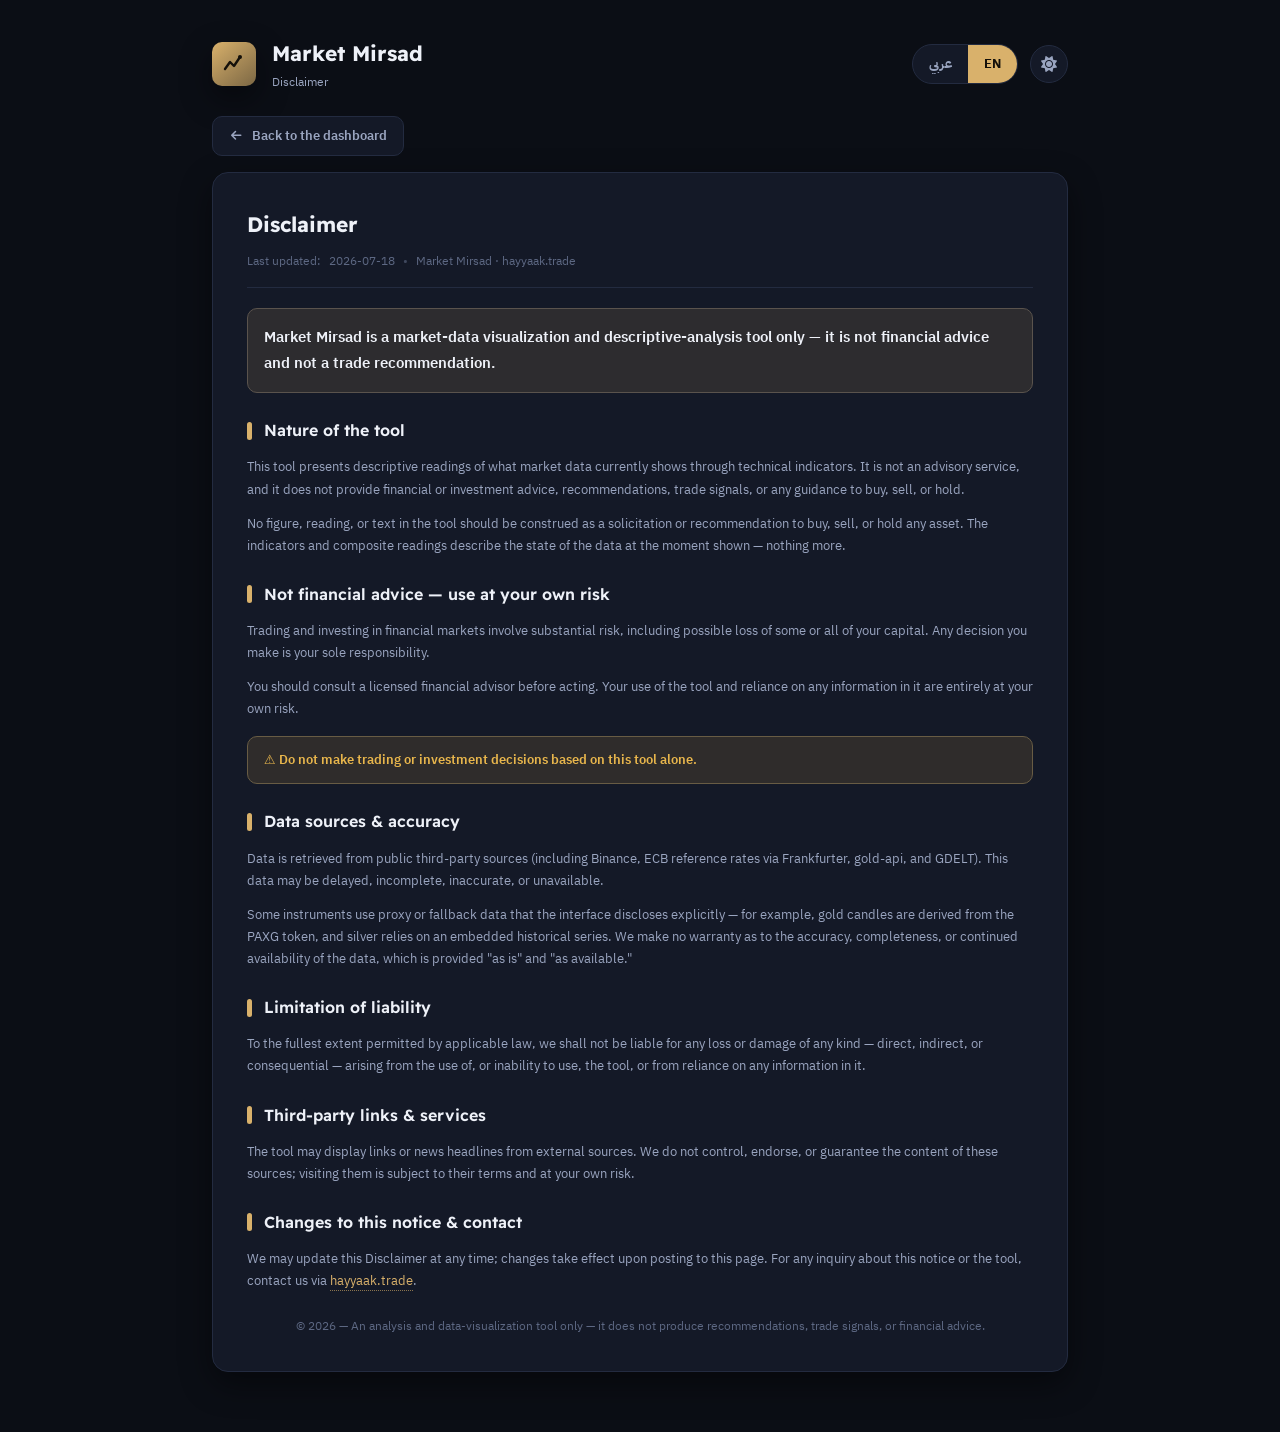
<file: disclaimer.html>
<!DOCTYPE html>
<html lang="en" dir="ltr" data-theme="dark">
<head>
<meta charset="UTF-8">
<meta name="viewport" content="width=device-width, initial-scale=1.0">
<title>إخلاء المسؤولية — مِرصاد الأسواق</title>
<link rel="icon" type="image/x-icon" href="assets/favicon.ico">
<link rel="icon" type="image/png" sizes="32x32" href="assets/favicon-32x32.png">
<link rel="icon" type="image/png" sizes="16x16" href="assets/favicon-16x16.png">
<link rel="apple-touch-icon" href="assets/apple-touch-icon.png">
<meta name="theme-color" content="#0b0e15">
<link rel="stylesheet" href="assets/fonts/fonts.css">
<link rel="stylesheet" href="assets/fontawesome-free-v7.3.1-web/css/all.min.css">
<style>
/* Shares the dashboard's design tokens so the two pages read as one product. */
:root[data-theme="dark"] {
  --bg: #0b0e15; --card: #141927; --card-2: #1a2032; --border: #232b40;
  --border-strong: #313b58; --text-1: #eef1f8; --text-2: #9aa5c0; --text-3: #5d6883;
  --accent: #d9b16b; --accent-ink: #14100a; --accent-soft: rgba(217,177,107,.12);
  --warn: #e8b64c; --warn-soft: rgba(232,182,76,.12);
  --shadow: 0 12px 32px rgba(0,0,0,.45); color-scheme: dark;
}
:root[data-theme="light"] {
  --bg: #f4f1ea; --card: #fdfcf9; --card-2: #f6f3ec; --border: #e0dacc;
  --border-strong: #c9c1ad; --text-1: #241f16; --text-2: #6b6353; --text-3: #a39a86;
  --accent: #9a6d1f; --accent-ink: #fffdf7; --accent-soft: rgba(154,109,31,.1);
  --warn: #a06a08; --warn-soft: rgba(160,106,8,.12);
  --shadow: 0 10px 26px rgba(64,52,24,.12); color-scheme: light;
}
:root {
  --font-body: "IBM Plex Sans Arabic", "Segoe UI", system-ui, sans-serif;
  --font-title: "Readex Pro", "IBM Plex Sans Arabic", "Segoe UI", system-ui, sans-serif;
  --fs-2xs: 11px; --fs-xs: 12px; --fs-sm: 13px; --fs-base: 14px;
  --fs-md: 15px; --fs-lg: 16px; --fs-xl: 18px; --fs-2xl: 21px;
  --sp-1: 4px; --sp-2: 8px; --sp-3: 12px; --sp-4: 16px; --sp-5: 20px; --sp-6: 24px;
  --radius-card: 16px; --radius-control: 10px; --radius-pill: 999px;
}
* { box-sizing: border-box; margin: 0; padding: 0; }
body {
  background: var(--bg); color: var(--text-1); font-family: var(--font-body);
  font-size: var(--fs-md); line-height: 1.7; min-height: 100vh;
  transition: background .35s ease, color .35s ease;
}
.wrap { max-width: 920px; margin-inline: auto; padding: var(--sp-5) clamp(14px, 3vw, 32px) 60px; }

header.site { display: flex; align-items: center; gap: var(--sp-4); flex-wrap: wrap; padding-block: var(--sp-4) var(--sp-6); }
.brand { display: flex; align-items: center; gap: var(--sp-4); }
.brand-mark {
  inline-size: 44px; block-size: 44px; border-radius: var(--radius-control); flex: none;
  background: linear-gradient(140deg, var(--accent), color-mix(in srgb, var(--accent) 55%, var(--bg)));
  display: grid; place-items: center; color: var(--accent-ink); box-shadow: var(--shadow);
}
.brand h1 { font-family: var(--font-title); font-size: var(--fs-2xl); font-weight: 700; }
.brand p { font-size: var(--fs-xs); color: var(--text-2); }
.head-tools { margin-inline-start: auto; display: flex; align-items: center; gap: var(--sp-3); flex-wrap: wrap; }
.pill-toggle { display: inline-flex; border: 1px solid var(--border); border-radius: var(--radius-pill); background: var(--card); overflow: hidden; }
.pill-toggle button { border: 0; background: transparent; color: var(--text-2); cursor: pointer; padding: var(--sp-2) var(--sp-4); font: inherit; font-size: var(--fs-sm); font-weight: 700; transition: background .2s, color .2s; }
.pill-toggle button.active { background: var(--accent); color: var(--accent-ink); }
.icon-btn { inline-size: 38px; block-size: 38px; border-radius: var(--radius-pill); cursor: pointer; border: 1px solid var(--border); background: var(--card); color: var(--text-2); display: grid; place-items: center; font-size: var(--fs-lg); transition: transform .25s, color .2s; }
.icon-btn:hover { color: var(--accent); transform: rotate(15deg); }

.back-link { display: inline-flex; align-items: center; gap: var(--sp-2); font-size: var(--fs-sm); font-weight: 600; text-decoration: none; color: var(--text-2); padding: var(--sp-2) var(--sp-4); border: 1px solid var(--border); border-radius: var(--radius-control); background: var(--card); transition: color .2s, border-color .2s; margin-block-end: var(--sp-4); }
.back-link:hover { color: var(--accent); border-color: color-mix(in srgb, var(--accent) 40%, var(--border)); }
.back-link i { font-size: var(--fs-xs); }
:root[dir="rtl"] .back-link i { transform: scaleX(-1); } /* arrow points toward the reading direction */

.card { background: var(--card); border: 1px solid var(--border); border-radius: var(--radius-card); box-shadow: var(--shadow); padding: clamp(20px, 4vw, 34px); }
.doc-title { font-family: var(--font-title); font-size: var(--fs-2xl); font-weight: 700; color: var(--text-1); }
.updated { font-size: var(--fs-xs); color: var(--text-3); margin-block: var(--sp-2) var(--sp-5); padding-block-end: var(--sp-4); border-block-end: 1px solid var(--border); display: flex; gap: var(--sp-2); flex-wrap: wrap; align-items: center; }
.updated .num { direction: ltr; unicode-bidi: isolate; }

.lead { background: var(--accent-soft); border: 1px solid color-mix(in srgb, var(--accent) 30%, var(--border)); border-radius: var(--radius-control); padding: var(--sp-4); font-weight: 600; color: var(--text-1); margin-block-end: var(--sp-5); }
h2.sec { font-family: var(--font-title); font-size: var(--fs-lg); font-weight: 600; color: var(--text-1); margin-block: var(--sp-6) var(--sp-3); display: flex; align-items: center; gap: var(--sp-3); }
h2.sec::before { content: ""; inline-size: 5px; block-size: 18px; border-radius: 3px; background: var(--accent); flex: none; }
p.body { font-size: var(--fs-sm); color: var(--text-2); margin-block-end: var(--sp-3); }
.callout { background: var(--warn-soft); border: 1px solid color-mix(in srgb, var(--warn) 35%, var(--border)); border-radius: var(--radius-control); padding: var(--sp-3) var(--sp-4); color: var(--warn); font-weight: 600; font-size: var(--fs-sm); margin-block: var(--sp-4); }
a.inline { color: var(--accent); text-decoration: none; border-block-end: 1px dotted color-mix(in srgb, var(--accent) 60%, transparent); }
a.inline:hover { border-block-end-style: solid; }
footer.site { margin-block-start: var(--sp-6); color: var(--text-3); font-size: var(--fs-xs); text-align: center; }
@media (prefers-reduced-motion: reduce) { * { animation: none !important; transition: none !important; } }
</style>
</head>
<body>
<div class="wrap">
  <header class="site">
    <div class="brand">
      <div class="brand-mark" aria-hidden="true">
        <svg width="24" height="24" viewBox="0 0 24 24" fill="none">
          <path d="M3 17 8 10l4 4 6-9" stroke="currentColor" stroke-width="2.4" stroke-linecap="round" stroke-linejoin="round"/>
          <circle cx="18" cy="5" r="2" fill="currentColor"/>
        </svg>
      </div>
      <div>
        <h1 id="brand-title"></h1>
        <p id="brand-sub"></p>
      </div>
    </div>
    <div class="head-tools">
      <div class="pill-toggle" role="group" aria-label="language">
        <button id="btn-ar" type="button">عربي</button>
        <button id="btn-en" type="button">EN</button>
      </div>
      <button id="btn-theme" class="icon-btn" type="button" aria-label="theme"></button>
    </div>
  </header>

  <a class="back-link" id="back-link" href="./"><i class="fa-solid fa-arrow-left" aria-hidden="true"></i><span id="back-text"></span></a>

  <main class="card">
    <h1 class="doc-title" id="doc-title"></h1>
    <div class="updated"><span id="updated-label"></span> <span class="num">2026-07-18</span> <span style="opacity:.6">•</span> <span id="updated-brand"></span></div>
    <div id="content"></div>
    <footer class="site" id="footer"></footer>
  </main>
</div>

<script>
// Bilingual content — Arabic default, matching the dashboard. The framing is the
// analysis-not-advice discipline (spec §0): descriptive readings, never advice.
const T = {
  ar: {
    dir: 'rtl', brandTitle: 'مِرصاد الأسواق', brandSub: 'إخلاء المسؤولية',
    back: 'العودة إلى اللوحة', docTitle: 'إخلاء المسؤولية',
    updatedLabel: 'آخر تحديث:', updatedBrand: 'مِرصاد الأسواق · hayyaak.trade',
    themeToLight: 'الوضع الفاتح', themeToDark: 'الوضع الداكن',
    lead: 'مِرصاد الأسواق أداةٌ لعرض بيانات السوق وتحليلها تحليلاً وصفياً فقط — وهي ليست نصيحةً مالية ولا توصيةً بالتداول.',
    sections: [
      { h: 'طبيعة الأداة', p: [
        'تعرض هذه الأداة قراءاتٍ وصفية لما تُظهره بيانات السوق حالياً عبر مؤشرات فنية. وهي ليست خدمةً استشارية، ولا تُقدّم نصيحةً مالية أو استثمارية، ولا توصياتٍ أو إشاراتِ تداول، ولا أي إرشادٍ بالشراء أو البيع أو الاحتفاظ.',
        'لا ينبغي تفسير أي رقمٍ أو قراءةٍ أو نصٍّ في الأداة على أنه دعوةٌ أو توصيةٌ لشراء أصلٍ أو بيعه أو الاحتفاظ به. المؤشرات والقراءات المركّبة هي وصفٌ لحالة البيانات لحظة عرضها لا أكثر.' ] },
      { h: 'ليست نصيحة مالية — والمخاطرة على المستخدم', p: [
        'ينطوي التداول والاستثمار في الأسواق المالية على مخاطرَ جوهرية قد تؤدي إلى خسارة رأس المال كلياً أو جزئياً. أي قرارٍ تتخذه هو مسؤوليتك وحدك.',
        'يُنصح بالرجوع إلى مستشارٍ مالي مرخّص قبل اتخاذ أي قرار. استخدامك للأداة واعتمادك على أي معلومةٍ فيها يقعان على مسؤوليتك الكاملة.' ],
        callout: '⚠ لا تُتّخذ قرارات تداولٍ أو استثمار بناءً على هذه الأداة وحدها.' },
      { h: 'مصادر البيانات ودقّتها', p: [
        'تُجلب البيانات من مصادرَ عامة تابعة لأطرافٍ ثالثة (منها Binance، وأسعار البنك المركزي الأوروبي عبر Frankfurter، وgold-api، وGDELT). وقد تكون هذه البيانات متأخرةً أو ناقصةً أو غير دقيقة أو غير متاحة.',
        'تستخدم بعض الأدوات بياناتٍ بديلة أو وكيلة تُفصح عنها الواجهة صراحةً — فمثلاً تُشتق شموع الذهب من رمز PAXG، وتعتمد الفضة على سلسلةٍ تاريخية مضمّنة. لا نضمن دقة البيانات أو اكتمالها أو استمرار توفرها، وهي تُقدَّم «كما هي» و«حسب توفرها».' ] },
      { h: 'حدود المسؤولية', p: [
        'إلى أقصى حدٍّ يسمح به القانون المعمول به، لا نتحمّل أي مسؤوليةٍ عن أي خسارةٍ أو ضررٍ من أي نوع — مباشرٍ أو غير مباشر أو تبعي — ينشأ عن استخدام الأداة أو تعذّر استخدامها أو الاعتماد على أي معلومةٍ فيها.' ] },
      { h: 'روابط وخدمات الأطراف الثالثة', p: [
        'قد تعرض الأداة روابطَ أو عناوينَ أخبارٍ من مصادرَ خارجية. هذه المصادر لا نتحكّم بها ولا نتبنّاها ولا نضمن محتواها، وزيارتك لها تخضع لشروطها وتقع على مسؤوليتك.' ] },
      { h: 'تحديثات هذا الإشعار والتواصل', p: [
        'قد نُحدّث إخلاء المسؤولية هذا في أي وقت، ويسري التحديث فور نشره على هذه الصفحة. لأي استفسارٍ حول هذا الإشعار أو الأداة، تواصل معنا عبر <a class="inline" href="https://hayyaak.trade">hayyaak.trade</a>.' ] },
    ],
    footer: 'أداة تحليلٍ وتصوّرٍ للبيانات فقط — لا تُقدّم توصياتٍ ولا إشاراتِ تداول ولا نصيحةً مالية.',
  },
  en: {
    dir: 'ltr', brandTitle: 'Market Mirsad', brandSub: 'Disclaimer',
    back: 'Back to the dashboard', docTitle: 'Disclaimer',
    updatedLabel: 'Last updated:', updatedBrand: 'Market Mirsad · hayyaak.trade',
    themeToLight: 'Light mode', themeToDark: 'Dark mode',
    lead: 'Market Mirsad is a market-data visualization and descriptive-analysis tool only — it is not financial advice and not a trade recommendation.',
    sections: [
      { h: 'Nature of the tool', p: [
        'This tool presents descriptive readings of what market data currently shows through technical indicators. It is not an advisory service, and it does not provide financial or investment advice, recommendations, trade signals, or any guidance to buy, sell, or hold.',
        'No figure, reading, or text in the tool should be construed as a solicitation or recommendation to buy, sell, or hold any asset. The indicators and composite readings describe the state of the data at the moment shown — nothing more.' ] },
      { h: 'Not financial advice — use at your own risk', p: [
        'Trading and investing in financial markets involve substantial risk, including possible loss of some or all of your capital. Any decision you make is your sole responsibility.',
        'You should consult a licensed financial advisor before acting. Your use of the tool and reliance on any information in it are entirely at your own risk.' ],
        callout: '⚠ Do not make trading or investment decisions based on this tool alone.' },
      { h: 'Data sources & accuracy', p: [
        'Data is retrieved from public third-party sources (including Binance, ECB reference rates via Frankfurter, gold-api, and GDELT). This data may be delayed, incomplete, inaccurate, or unavailable.',
        'Some instruments use proxy or fallback data that the interface discloses explicitly — for example, gold candles are derived from the PAXG token, and silver relies on an embedded historical series. We make no warranty as to the accuracy, completeness, or continued availability of the data, which is provided "as is" and "as available."' ] },
      { h: 'Limitation of liability', p: [
        'To the fullest extent permitted by applicable law, we shall not be liable for any loss or damage of any kind — direct, indirect, or consequential — arising from the use of, or inability to use, the tool, or from reliance on any information in it.' ] },
      { h: 'Third-party links & services', p: [
        'The tool may display links or news headlines from external sources. We do not control, endorse, or guarantee the content of these sources; visiting them is subject to their terms and at your own risk.' ] },
      { h: 'Changes to this notice & contact', p: [
        'We may update this Disclaimer at any time; changes take effect upon posting to this page. For any inquiry about this notice or the tool, contact us via <a class="inline" href="https://hayyaak.trade">hayyaak.trade</a>.' ] },
    ],
    footer: 'An analysis and data-visualization tool only — it does not produce recommendations, trade signals, or financial advice.',
  },
};

// Defaults match the dashboard's own defaults; if arriving from the
// dashboard's footer link, ?lang=&theme= carry over its current state so the
// transition feels continuous instead of resetting to ar/dark.
const params = new URLSearchParams(location.search);
const state = {
  lang: params.get('lang') === 'ar' ? 'ar' : 'en',
  theme: params.get('theme') === 'light' ? 'light' : 'dark',
};

function render() {
  const t = T[state.lang];
  const root = document.documentElement;
  root.setAttribute('lang', state.lang);
  root.setAttribute('dir', t.dir);
  root.setAttribute('data-theme', state.theme);
  document.title = t.docTitle + ' — ' + t.brandTitle;
  document.getElementById('brand-title').textContent = t.brandTitle;
  document.getElementById('brand-sub').textContent = t.brandSub;
  document.getElementById('btn-ar').classList.toggle('active', state.lang === 'ar');
  document.getElementById('btn-en').classList.toggle('active', state.lang === 'en');
  const themeBtn = document.getElementById('btn-theme');
  themeBtn.innerHTML = state.theme === 'dark' ? '<i class="fa-solid fa-sun"></i>' : '<i class="fa-solid fa-moon"></i>';
  themeBtn.title = state.theme === 'dark' ? t.themeToLight : t.themeToDark;
  document.getElementById('back-text').textContent = t.back;
  document.getElementById('doc-title').textContent = t.docTitle;
  document.getElementById('updated-label').textContent = t.updatedLabel;
  document.getElementById('updated-brand').textContent = t.updatedBrand;
  const c = document.getElementById('content');
  c.innerHTML = `<div class="lead">${t.lead}</div>` + t.sections.map((s) =>
    `<h2 class="sec">${s.h}</h2>` +
    s.p.map((para) => `<p class="body">${para}</p>`).join('') +
    (s.callout ? `<div class="callout">${s.callout}</div>` : '')
  ).join('');
  document.getElementById('footer').textContent = '© ' + new Date().getFullYear() + ' — ' + t.footer;
}

document.getElementById('btn-ar').addEventListener('click', () => { state.lang = 'ar'; render(); });
document.getElementById('btn-en').addEventListener('click', () => { state.lang = 'en'; render(); });
document.getElementById('btn-theme').addEventListener('click', () => { state.theme = state.theme === 'dark' ? 'light' : 'dark'; render(); });
render();
</script>
</body>
</html>
</file>
<file: assets/fonts/fonts.css>
/* Self-hosted text fonts (generated by tools/fetch-fonts.mjs). No CDN. */
@font-face {
  font-family: 'IBM Plex Sans Arabic';
  font-style: normal;
  font-weight: 400;
  font-display: swap;
  src: url(./ibm-plex-sans-arabic-400-arabic.woff2) format('woff2');
  unicode-range: U+0600-06FF, U+0750-077F, U+0870-088E, U+0890-0891, U+0897-08E1, U+08E3-08FF, U+200C-200E, U+2010-2011, U+204F, U+2E41, U+FB50-FDFF, U+FE70-FE74, U+FE76-FEFC, U+102E0-102FB, U+10E60-10E7E, U+10EC2-10EC4, U+10EFC-10EFF, U+1EE00-1EE03, U+1EE05-1EE1F, U+1EE21-1EE22, U+1EE24, U+1EE27, U+1EE29-1EE32, U+1EE34-1EE37, U+1EE39, U+1EE3B, U+1EE42, U+1EE47, U+1EE49, U+1EE4B, U+1EE4D-1EE4F, U+1EE51-1EE52, U+1EE54, U+1EE57, U+1EE59, U+1EE5B, U+1EE5D, U+1EE5F, U+1EE61-1EE62, U+1EE64, U+1EE67-1EE6A, U+1EE6C-1EE72, U+1EE74-1EE77, U+1EE79-1EE7C, U+1EE7E, U+1EE80-1EE89, U+1EE8B-1EE9B, U+1EEA1-1EEA3, U+1EEA5-1EEA9, U+1EEAB-1EEBB, U+1EEF0-1EEF1;
}
@font-face {
  font-family: 'IBM Plex Sans Arabic';
  font-style: normal;
  font-weight: 400;
  font-display: swap;
  src: url(./ibm-plex-sans-arabic-400-latin-ext.woff2) format('woff2');
  unicode-range: U+0100-02BA, U+02BD-02C5, U+02C7-02CC, U+02CE-02D7, U+02DD-02FF, U+0304, U+0308, U+0329, U+1D00-1DBF, U+1E00-1E9F, U+1EF2-1EFF, U+2020, U+20A0-20AB, U+20AD-20C0, U+2113, U+2C60-2C7F, U+A720-A7FF;
}
@font-face {
  font-family: 'IBM Plex Sans Arabic';
  font-style: normal;
  font-weight: 400;
  font-display: swap;
  src: url(./ibm-plex-sans-arabic-400-latin.woff2) format('woff2');
  unicode-range: U+0000-00FF, U+0131, U+0152-0153, U+02BB-02BC, U+02C6, U+02DA, U+02DC, U+0304, U+0308, U+0329, U+2000-206F, U+20AC, U+2122, U+2191, U+2193, U+2212, U+2215, U+FEFF, U+FFFD;
}
@font-face {
  font-family: 'IBM Plex Sans Arabic';
  font-style: normal;
  font-weight: 600;
  font-display: swap;
  src: url(./ibm-plex-sans-arabic-600-arabic.woff2) format('woff2');
  unicode-range: U+0600-06FF, U+0750-077F, U+0870-088E, U+0890-0891, U+0897-08E1, U+08E3-08FF, U+200C-200E, U+2010-2011, U+204F, U+2E41, U+FB50-FDFF, U+FE70-FE74, U+FE76-FEFC, U+102E0-102FB, U+10E60-10E7E, U+10EC2-10EC4, U+10EFC-10EFF, U+1EE00-1EE03, U+1EE05-1EE1F, U+1EE21-1EE22, U+1EE24, U+1EE27, U+1EE29-1EE32, U+1EE34-1EE37, U+1EE39, U+1EE3B, U+1EE42, U+1EE47, U+1EE49, U+1EE4B, U+1EE4D-1EE4F, U+1EE51-1EE52, U+1EE54, U+1EE57, U+1EE59, U+1EE5B, U+1EE5D, U+1EE5F, U+1EE61-1EE62, U+1EE64, U+1EE67-1EE6A, U+1EE6C-1EE72, U+1EE74-1EE77, U+1EE79-1EE7C, U+1EE7E, U+1EE80-1EE89, U+1EE8B-1EE9B, U+1EEA1-1EEA3, U+1EEA5-1EEA9, U+1EEAB-1EEBB, U+1EEF0-1EEF1;
}
@font-face {
  font-family: 'IBM Plex Sans Arabic';
  font-style: normal;
  font-weight: 600;
  font-display: swap;
  src: url(./ibm-plex-sans-arabic-600-latin-ext.woff2) format('woff2');
  unicode-range: U+0100-02BA, U+02BD-02C5, U+02C7-02CC, U+02CE-02D7, U+02DD-02FF, U+0304, U+0308, U+0329, U+1D00-1DBF, U+1E00-1E9F, U+1EF2-1EFF, U+2020, U+20A0-20AB, U+20AD-20C0, U+2113, U+2C60-2C7F, U+A720-A7FF;
}
@font-face {
  font-family: 'IBM Plex Sans Arabic';
  font-style: normal;
  font-weight: 600;
  font-display: swap;
  src: url(./ibm-plex-sans-arabic-600-latin.woff2) format('woff2');
  unicode-range: U+0000-00FF, U+0131, U+0152-0153, U+02BB-02BC, U+02C6, U+02DA, U+02DC, U+0304, U+0308, U+0329, U+2000-206F, U+20AC, U+2122, U+2191, U+2193, U+2212, U+2215, U+FEFF, U+FFFD;
}
@font-face {
  font-family: 'IBM Plex Sans Arabic';
  font-style: normal;
  font-weight: 700;
  font-display: swap;
  src: url(./ibm-plex-sans-arabic-700-arabic.woff2) format('woff2');
  unicode-range: U+0600-06FF, U+0750-077F, U+0870-088E, U+0890-0891, U+0897-08E1, U+08E3-08FF, U+200C-200E, U+2010-2011, U+204F, U+2E41, U+FB50-FDFF, U+FE70-FE74, U+FE76-FEFC, U+102E0-102FB, U+10E60-10E7E, U+10EC2-10EC4, U+10EFC-10EFF, U+1EE00-1EE03, U+1EE05-1EE1F, U+1EE21-1EE22, U+1EE24, U+1EE27, U+1EE29-1EE32, U+1EE34-1EE37, U+1EE39, U+1EE3B, U+1EE42, U+1EE47, U+1EE49, U+1EE4B, U+1EE4D-1EE4F, U+1EE51-1EE52, U+1EE54, U+1EE57, U+1EE59, U+1EE5B, U+1EE5D, U+1EE5F, U+1EE61-1EE62, U+1EE64, U+1EE67-1EE6A, U+1EE6C-1EE72, U+1EE74-1EE77, U+1EE79-1EE7C, U+1EE7E, U+1EE80-1EE89, U+1EE8B-1EE9B, U+1EEA1-1EEA3, U+1EEA5-1EEA9, U+1EEAB-1EEBB, U+1EEF0-1EEF1;
}
@font-face {
  font-family: 'IBM Plex Sans Arabic';
  font-style: normal;
  font-weight: 700;
  font-display: swap;
  src: url(./ibm-plex-sans-arabic-700-latin-ext.woff2) format('woff2');
  unicode-range: U+0100-02BA, U+02BD-02C5, U+02C7-02CC, U+02CE-02D7, U+02DD-02FF, U+0304, U+0308, U+0329, U+1D00-1DBF, U+1E00-1E9F, U+1EF2-1EFF, U+2020, U+20A0-20AB, U+20AD-20C0, U+2113, U+2C60-2C7F, U+A720-A7FF;
}
@font-face {
  font-family: 'IBM Plex Sans Arabic';
  font-style: normal;
  font-weight: 700;
  font-display: swap;
  src: url(./ibm-plex-sans-arabic-700-latin.woff2) format('woff2');
  unicode-range: U+0000-00FF, U+0131, U+0152-0153, U+02BB-02BC, U+02C6, U+02DA, U+02DC, U+0304, U+0308, U+0329, U+2000-206F, U+20AC, U+2122, U+2191, U+2193, U+2212, U+2215, U+FEFF, U+FFFD;
}
@font-face {
  font-family: 'Readex Pro';
  font-style: normal;
  font-weight: 400;
  font-display: swap;
  src: url(./readex-pro-400-arabic.woff2) format('woff2');
  unicode-range: U+0600-06FF, U+0750-077F, U+0870-088E, U+0890-0891, U+0897-08E1, U+08E3-08FF, U+200C-200E, U+2010-2011, U+204F, U+2E41, U+FB50-FDFF, U+FE70-FE74, U+FE76-FEFC, U+102E0-102FB, U+10E60-10E7E, U+10EC2-10EC4, U+10EFC-10EFF, U+1EE00-1EE03, U+1EE05-1EE1F, U+1EE21-1EE22, U+1EE24, U+1EE27, U+1EE29-1EE32, U+1EE34-1EE37, U+1EE39, U+1EE3B, U+1EE42, U+1EE47, U+1EE49, U+1EE4B, U+1EE4D-1EE4F, U+1EE51-1EE52, U+1EE54, U+1EE57, U+1EE59, U+1EE5B, U+1EE5D, U+1EE5F, U+1EE61-1EE62, U+1EE64, U+1EE67-1EE6A, U+1EE6C-1EE72, U+1EE74-1EE77, U+1EE79-1EE7C, U+1EE7E, U+1EE80-1EE89, U+1EE8B-1EE9B, U+1EEA1-1EEA3, U+1EEA5-1EEA9, U+1EEAB-1EEBB, U+1EEF0-1EEF1;
}
@font-face {
  font-family: 'Readex Pro';
  font-style: normal;
  font-weight: 400;
  font-display: swap;
  src: url(./readex-pro-400-latin-ext.woff2) format('woff2');
  unicode-range: U+0100-02BA, U+02BD-02C5, U+02C7-02CC, U+02CE-02D7, U+02DD-02FF, U+0304, U+0308, U+0329, U+1D00-1DBF, U+1E00-1E9F, U+1EF2-1EFF, U+2020, U+20A0-20AB, U+20AD-20C0, U+2113, U+2C60-2C7F, U+A720-A7FF;
}
@font-face {
  font-family: 'Readex Pro';
  font-style: normal;
  font-weight: 400;
  font-display: swap;
  src: url(./readex-pro-400-latin.woff2) format('woff2');
  unicode-range: U+0000-00FF, U+0131, U+0152-0153, U+02BB-02BC, U+02C6, U+02DA, U+02DC, U+0304, U+0308, U+0329, U+2000-206F, U+20AC, U+2122, U+2191, U+2193, U+2212, U+2215, U+FEFF, U+FFFD;
}
@font-face {
  font-family: 'Readex Pro';
  font-style: normal;
  font-weight: 600;
  font-display: swap;
  src: url(./readex-pro-600-arabic.woff2) format('woff2');
  unicode-range: U+0600-06FF, U+0750-077F, U+0870-088E, U+0890-0891, U+0897-08E1, U+08E3-08FF, U+200C-200E, U+2010-2011, U+204F, U+2E41, U+FB50-FDFF, U+FE70-FE74, U+FE76-FEFC, U+102E0-102FB, U+10E60-10E7E, U+10EC2-10EC4, U+10EFC-10EFF, U+1EE00-1EE03, U+1EE05-1EE1F, U+1EE21-1EE22, U+1EE24, U+1EE27, U+1EE29-1EE32, U+1EE34-1EE37, U+1EE39, U+1EE3B, U+1EE42, U+1EE47, U+1EE49, U+1EE4B, U+1EE4D-1EE4F, U+1EE51-1EE52, U+1EE54, U+1EE57, U+1EE59, U+1EE5B, U+1EE5D, U+1EE5F, U+1EE61-1EE62, U+1EE64, U+1EE67-1EE6A, U+1EE6C-1EE72, U+1EE74-1EE77, U+1EE79-1EE7C, U+1EE7E, U+1EE80-1EE89, U+1EE8B-1EE9B, U+1EEA1-1EEA3, U+1EEA5-1EEA9, U+1EEAB-1EEBB, U+1EEF0-1EEF1;
}
@font-face {
  font-family: 'Readex Pro';
  font-style: normal;
  font-weight: 600;
  font-display: swap;
  src: url(./readex-pro-600-latin-ext.woff2) format('woff2');
  unicode-range: U+0100-02BA, U+02BD-02C5, U+02C7-02CC, U+02CE-02D7, U+02DD-02FF, U+0304, U+0308, U+0329, U+1D00-1DBF, U+1E00-1E9F, U+1EF2-1EFF, U+2020, U+20A0-20AB, U+20AD-20C0, U+2113, U+2C60-2C7F, U+A720-A7FF;
}
@font-face {
  font-family: 'Readex Pro';
  font-style: normal;
  font-weight: 600;
  font-display: swap;
  src: url(./readex-pro-600-latin.woff2) format('woff2');
  unicode-range: U+0000-00FF, U+0131, U+0152-0153, U+02BB-02BC, U+02C6, U+02DA, U+02DC, U+0304, U+0308, U+0329, U+2000-206F, U+20AC, U+2122, U+2191, U+2193, U+2212, U+2215, U+FEFF, U+FFFD;
}
@font-face {
  font-family: 'Readex Pro';
  font-style: normal;
  font-weight: 700;
  font-display: swap;
  src: url(./readex-pro-700-arabic.woff2) format('woff2');
  unicode-range: U+0600-06FF, U+0750-077F, U+0870-088E, U+0890-0891, U+0897-08E1, U+08E3-08FF, U+200C-200E, U+2010-2011, U+204F, U+2E41, U+FB50-FDFF, U+FE70-FE74, U+FE76-FEFC, U+102E0-102FB, U+10E60-10E7E, U+10EC2-10EC4, U+10EFC-10EFF, U+1EE00-1EE03, U+1EE05-1EE1F, U+1EE21-1EE22, U+1EE24, U+1EE27, U+1EE29-1EE32, U+1EE34-1EE37, U+1EE39, U+1EE3B, U+1EE42, U+1EE47, U+1EE49, U+1EE4B, U+1EE4D-1EE4F, U+1EE51-1EE52, U+1EE54, U+1EE57, U+1EE59, U+1EE5B, U+1EE5D, U+1EE5F, U+1EE61-1EE62, U+1EE64, U+1EE67-1EE6A, U+1EE6C-1EE72, U+1EE74-1EE77, U+1EE79-1EE7C, U+1EE7E, U+1EE80-1EE89, U+1EE8B-1EE9B, U+1EEA1-1EEA3, U+1EEA5-1EEA9, U+1EEAB-1EEBB, U+1EEF0-1EEF1;
}
@font-face {
  font-family: 'Readex Pro';
  font-style: normal;
  font-weight: 700;
  font-display: swap;
  src: url(./readex-pro-700-latin-ext.woff2) format('woff2');
  unicode-range: U+0100-02BA, U+02BD-02C5, U+02C7-02CC, U+02CE-02D7, U+02DD-02FF, U+0304, U+0308, U+0329, U+1D00-1DBF, U+1E00-1E9F, U+1EF2-1EFF, U+2020, U+20A0-20AB, U+20AD-20C0, U+2113, U+2C60-2C7F, U+A720-A7FF;
}
@font-face {
  font-family: 'Readex Pro';
  font-style: normal;
  font-weight: 700;
  font-display: swap;
  src: url(./readex-pro-700-latin.woff2) format('woff2');
  unicode-range: U+0000-00FF, U+0131, U+0152-0153, U+02BB-02BC, U+02C6, U+02DA, U+02DC, U+0304, U+0308, U+0329, U+2000-206F, U+20AC, U+2122, U+2191, U+2193, U+2212, U+2215, U+FEFF, U+FFFD;
}
</file>
